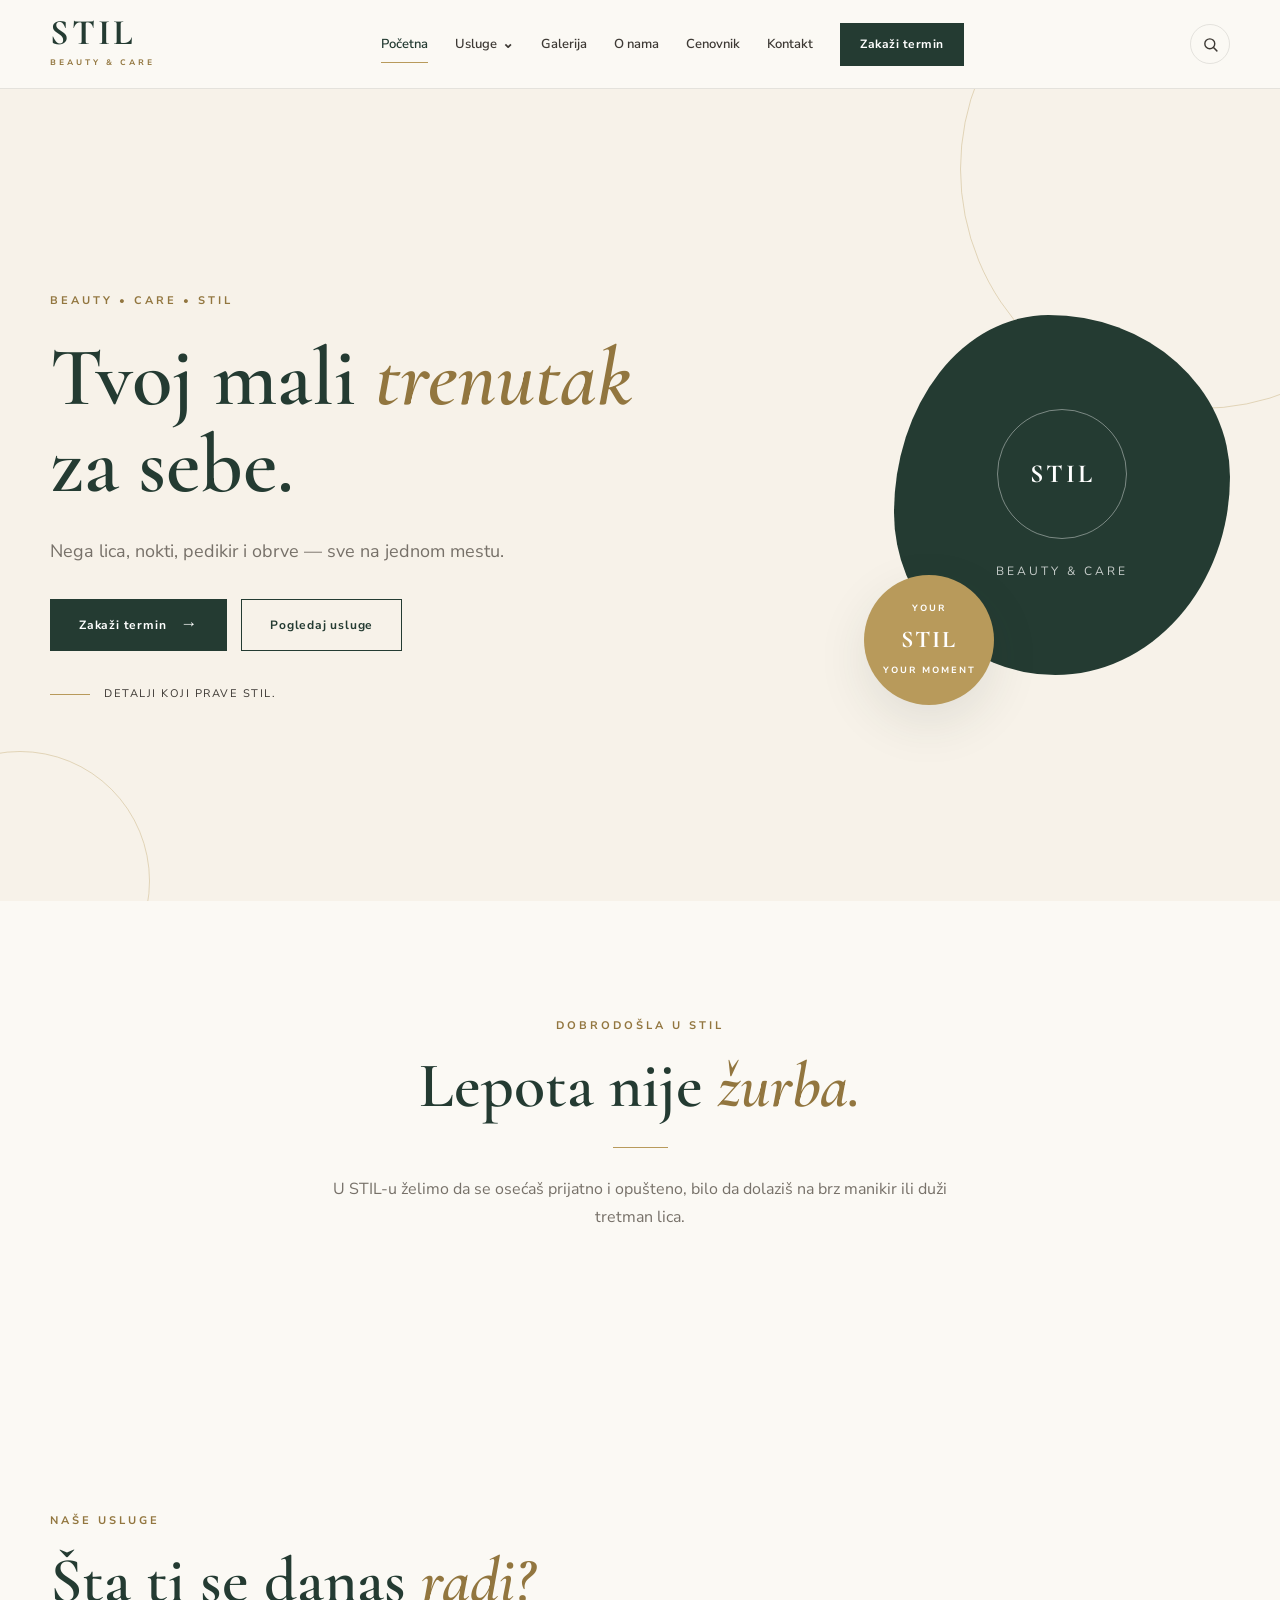
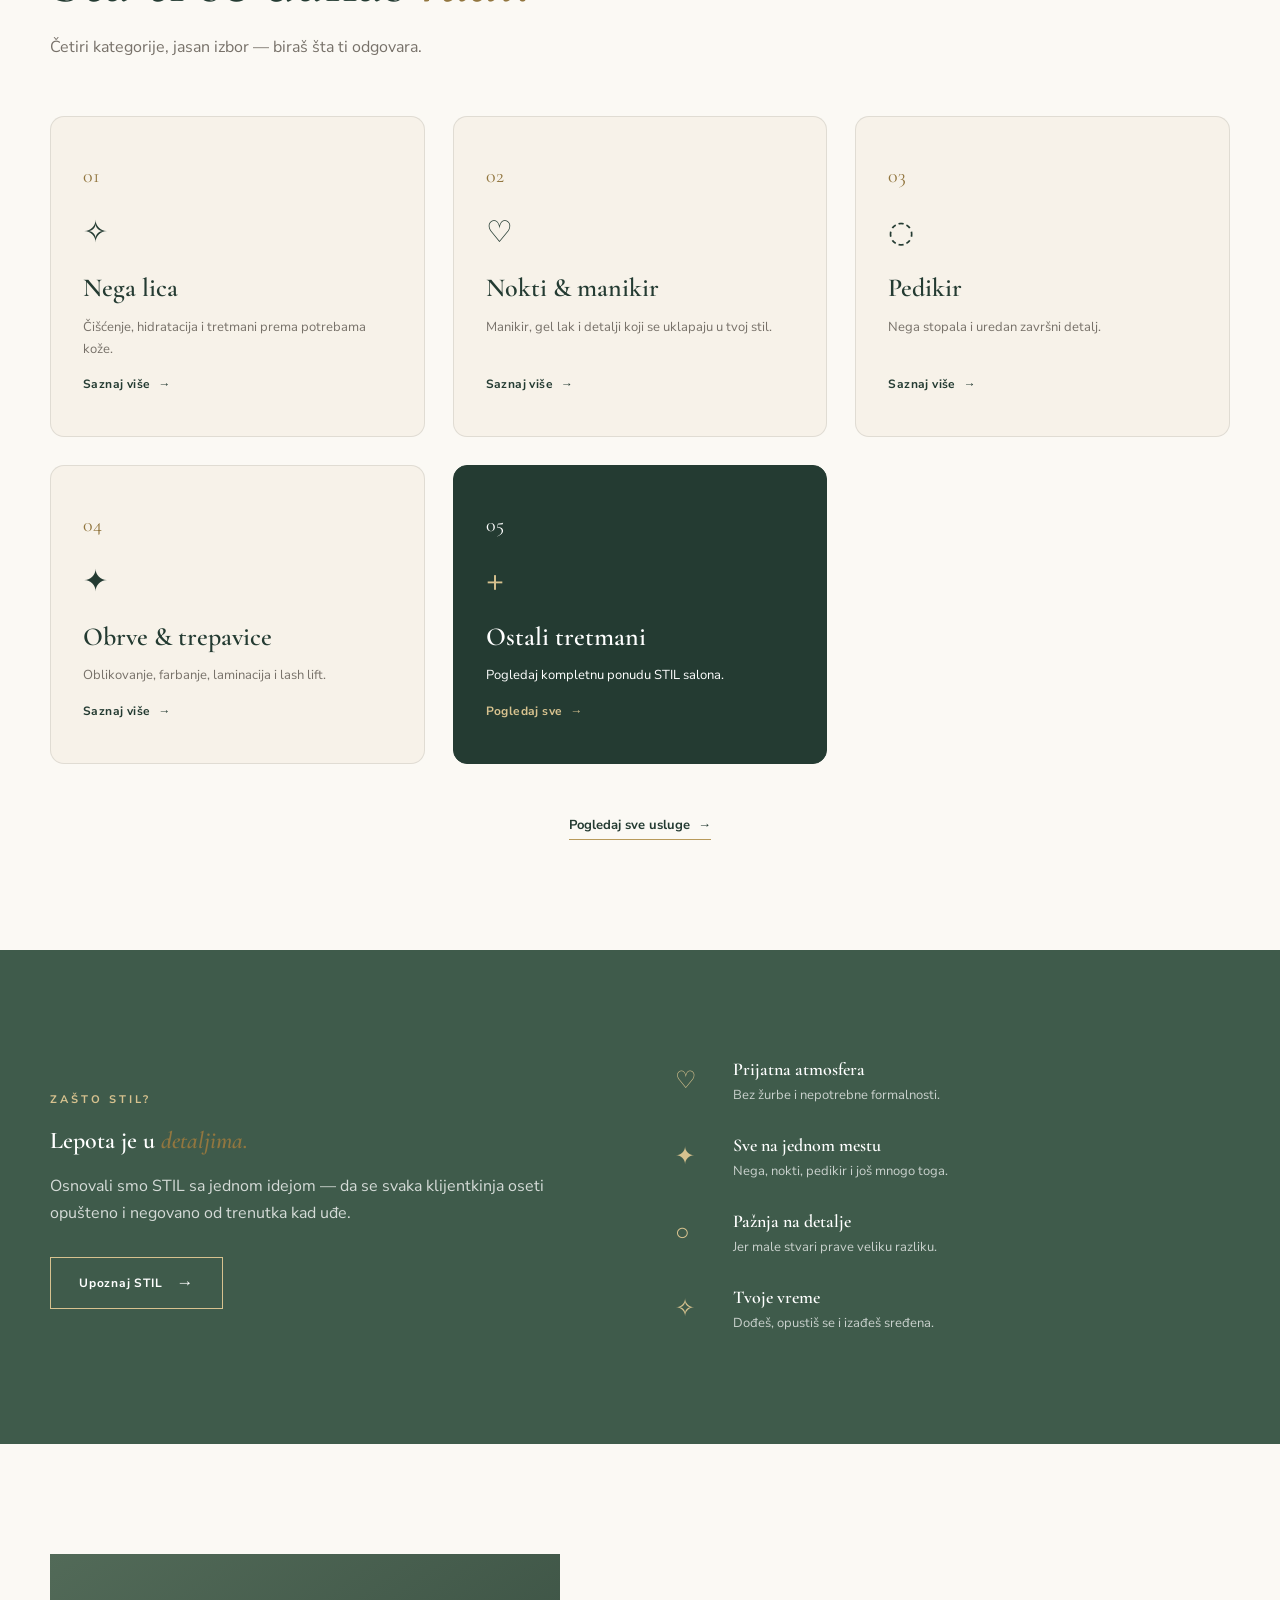
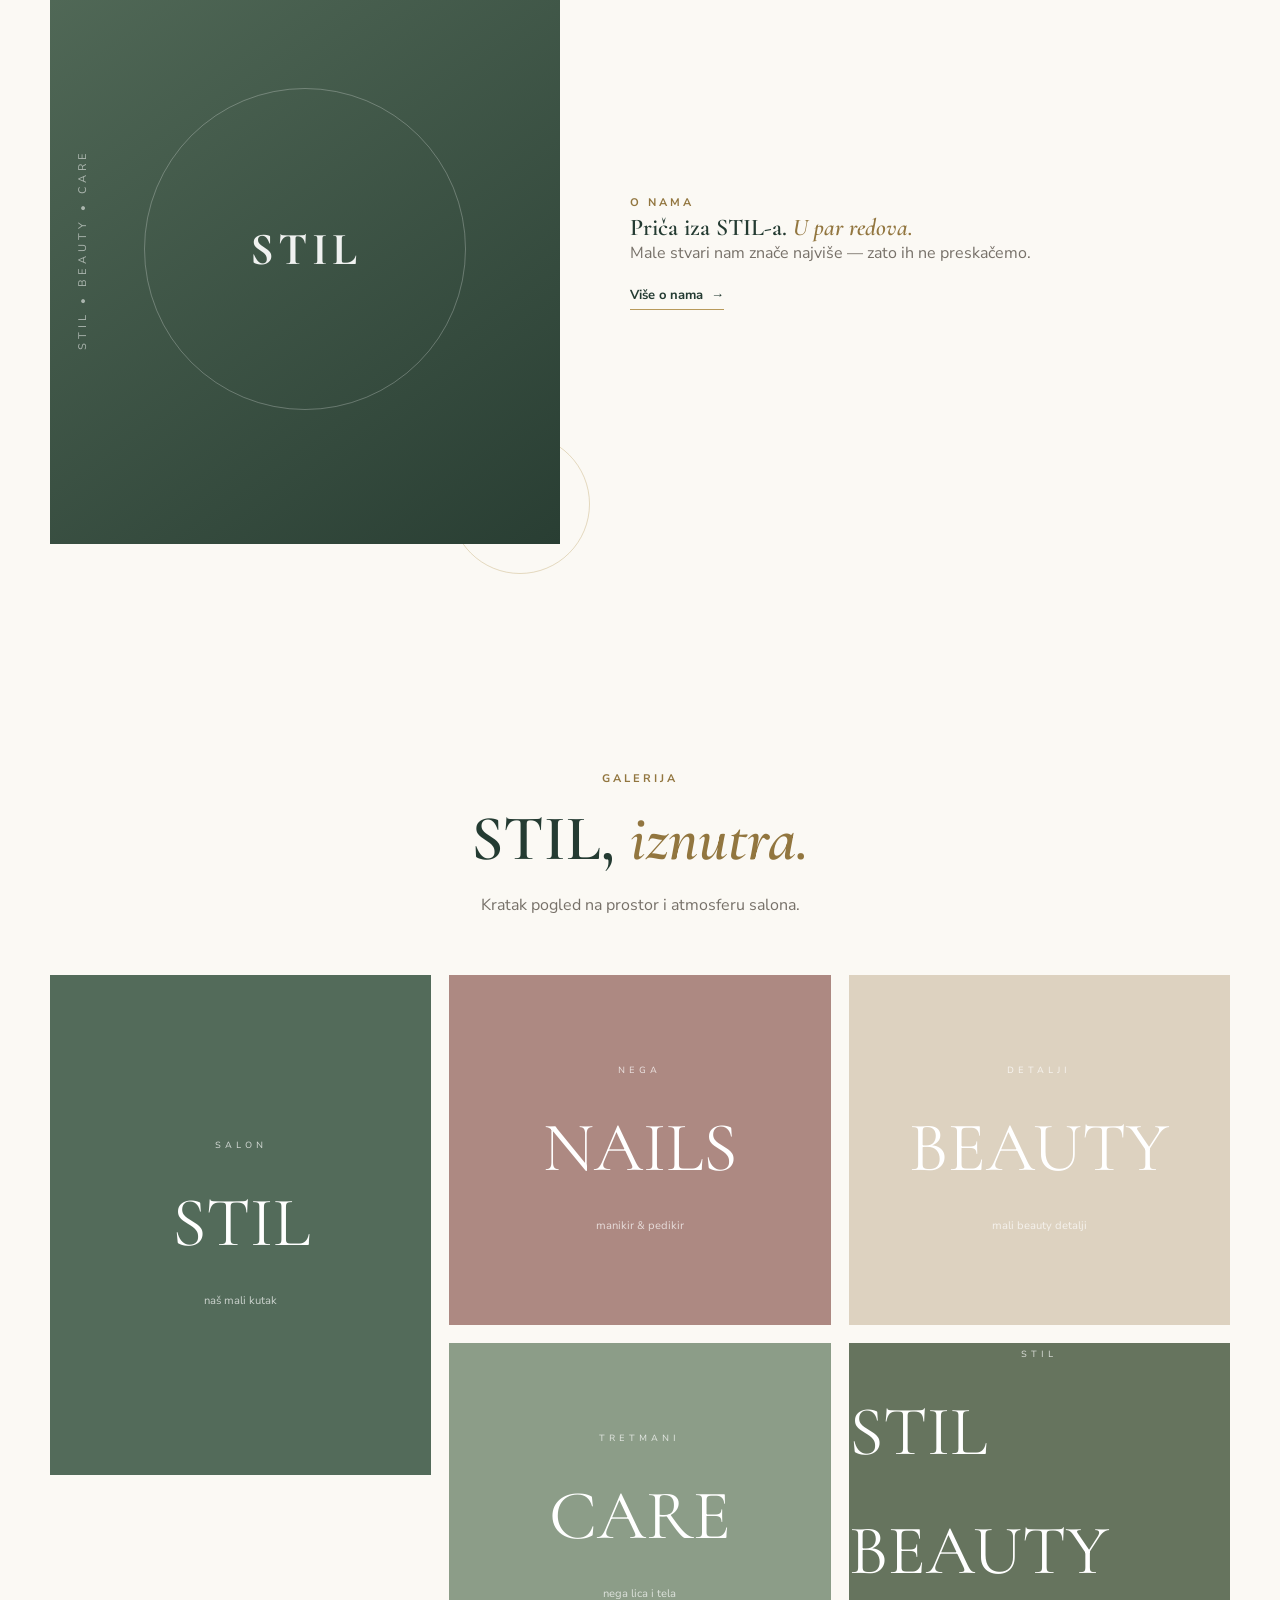
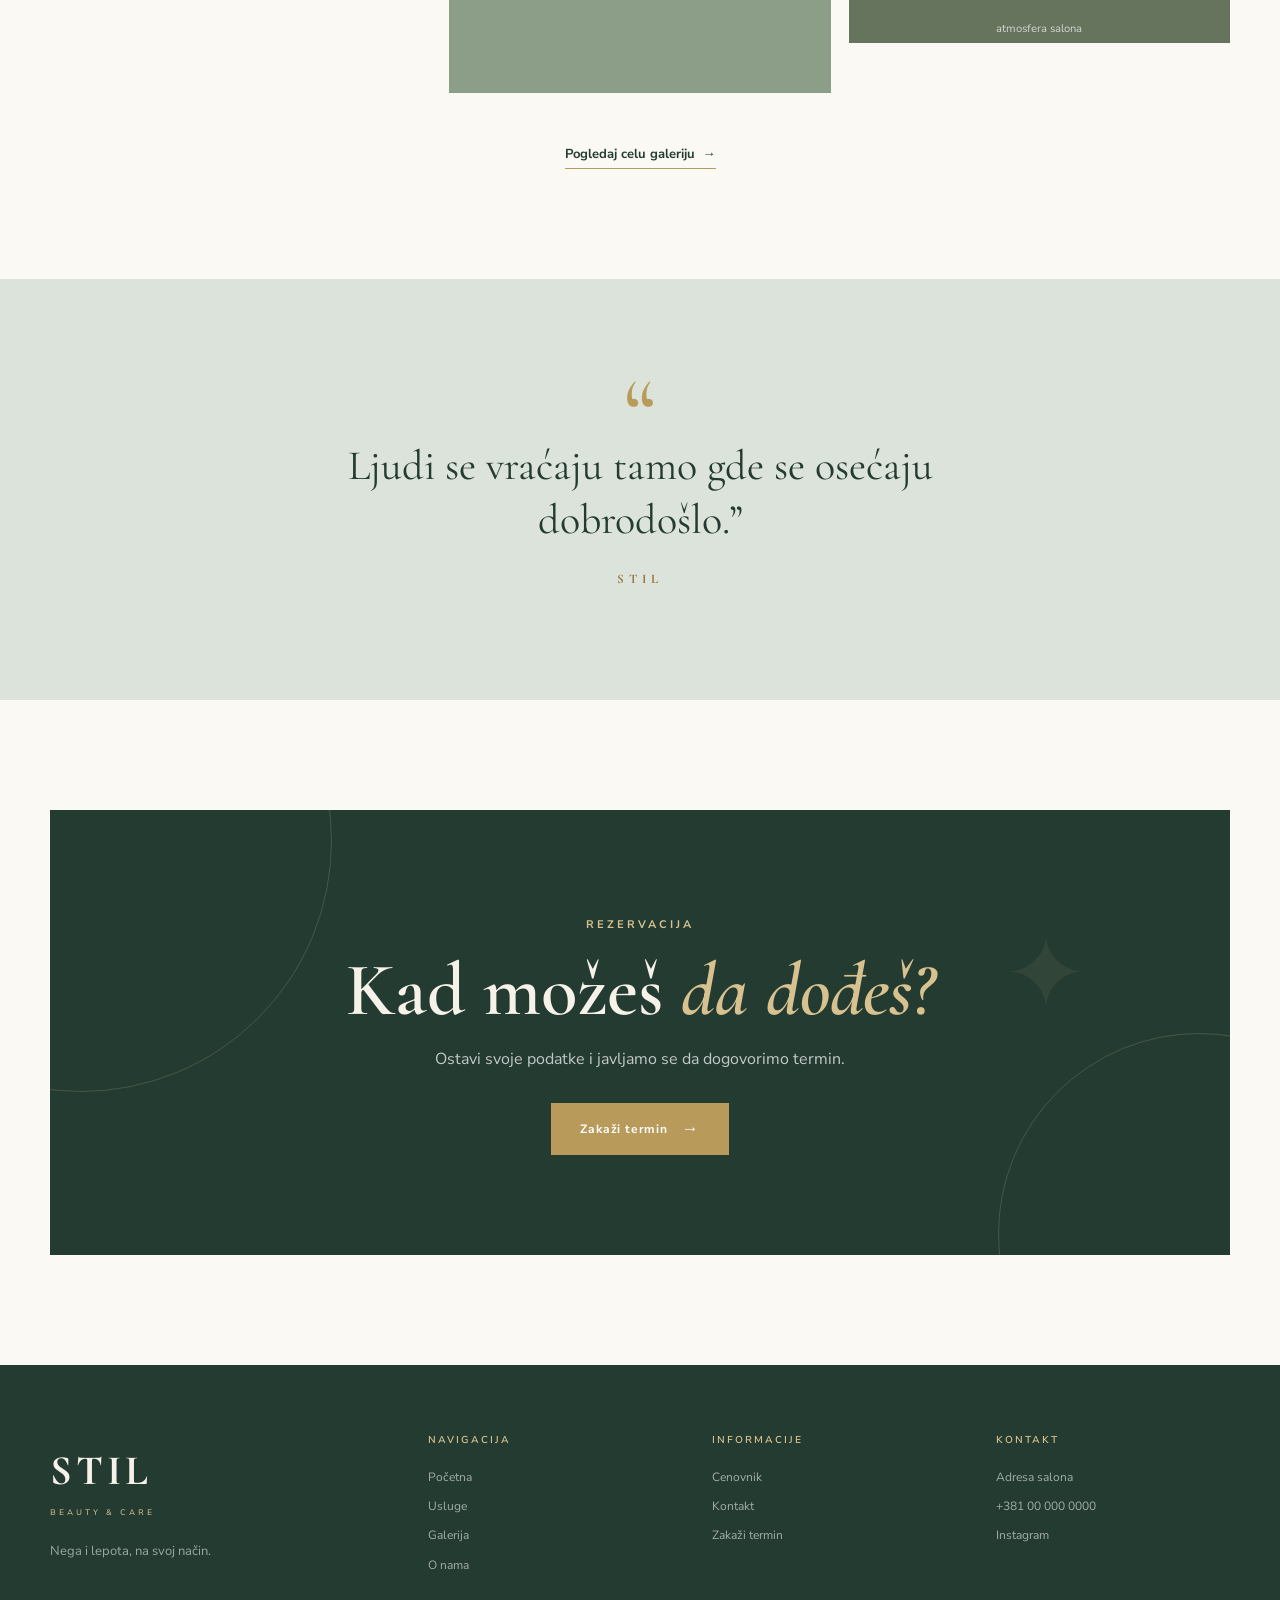
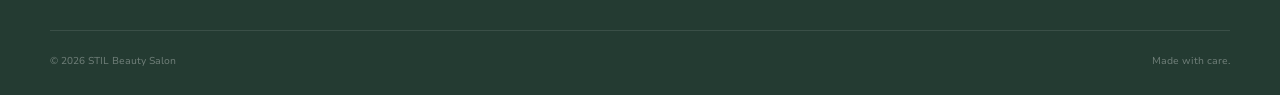
<file: index.html>
<!DOCTYPE html>

<html lang="sr">
<head>
<meta charset="utf-8"/>
<meta content="width=device-width, initial-scale=1.0" name="viewport"/>
<title>STIL Beauty Salon | Tvoj mali trenutak za sebe</title>
<meta content="STIL Beauty Salon — nega lica, nokti, manikir, pedikir, obrve, trepavice i beauty tretmani." name="description"/>
<meta content="STIL Beauty Salon" property="og:title"/>
<meta content="Tvoj mali trenutak za sebe." property="og:description"/>
<meta content="website" property="og:type"/>
<link href="https://fonts.googleapis.com" rel="preconnect"/>
<link crossorigin="" href="https://fonts.gstatic.com" rel="preconnect"/>
<link href="https://fonts.googleapis.com/css2?family=Cormorant+Garamond:wght@400;500;600;700&amp;family=Nunito+Sans:wght@300;400;500;600;700&amp;display=swap" rel="stylesheet"/>
<link href="style.css" rel="stylesheet"/>
</head>
<body>
<!-- =========================================================
     HEADER
========================================================= -->
<header class="site-header" id="siteHeader">
<div class="container header-inner">
<a aria-label="STIL Beauty Salon - Početna" class="logo" href="index.html">
<span class="logo-main">STIL</span>
<span class="logo-sub">beauty &amp; care</span>
</a>
<nav class="main-nav" id="mainNav">
<a class="nav-link active" href="index.html">Početna</a>
<div class="nav-dropdown">
<a class="nav-link dropdown-trigger" href="usluge.html">
                    Usluge
                    <span class="dropdown-arrow">⌄</span>
</a>
<div class="dropdown-menu">
<a href="nega-lica.html">Nega lica</a>
<a href="nokti.html">Nokti &amp; manikir</a>
<a href="pedikir.html">Pedikir</a>
<a href="obrve-trepavice.html">Obrve &amp; trepavice</a>
</div>
</div>
<a class="nav-link" href="galerija.html">Galerija</a>
<a class="nav-link" href="o-nama.html">O nama</a>
<a class="nav-link" href="cenovnik.html">Cenovnik</a>
<a class="nav-link" href="kontakt.html">Kontakt</a>
<a class="nav-cta" href="kontakt.html">
                Zakaži termin
            </a>
</nav>
<button aria-label="Pretraga" class="search-toggle" id="searchToggle">
<svg fill="none" stroke="currentColor" stroke-linecap="round" stroke-linejoin="round" stroke-width="2" viewbox="0 0 24 24">
<circle cx="11" cy="11" r="7"></circle>
<line x1="21" x2="16.65" y1="21" y2="16.65"></line>
</svg>
</button>
<button aria-expanded="false" aria-label="Otvori meni" class="menu-toggle" id="menuToggle">
<span></span>
<span></span>
<span></span>
</button>
</div>
<!-- =========================================================
     SEARCH OVERLAY
========================================================= -->
<div class="search-overlay" id="searchOverlay">
<div class="search-box">
<div class="search-box-top">
<input autocomplete="off" id="searchInput" placeholder="Pretraži sajt..." type="text"/>
<button aria-label="Zatvori pretragu" class="search-close" id="searchClose">
                ✕
            </button>
</div>
<div class="search-results" id="searchResults"></div>
</div>
</div>
</header>
<main>
<!-- =========================================================
     HERO
========================================================= -->
<section class="hero" id="tvoj-mali-trenutak-za-sebe">
<div class="hero-decoration hero-decoration-one"></div>
<div class="hero-decoration hero-decoration-two"></div>
<div class="container hero-grid">
<div class="hero-content reveal">
<span class="section-kicker">
                BEAUTY <span>•</span> CARE <span>•</span> STIL
            </span>
<h1>
                Tvoj mali
                <em>trenutak</em>
                za sebe.
            </h1>
<p class="hero-text">
                Nega lica, nokti, pedikir i obrve —
                sve na jednom mestu.
            </p>
<div class="hero-buttons">
<a class="btn btn-primary" href="kontakt.html">
                    Zakaži termin
                    <span>→</span>
</a>
<a class="btn btn-outline" href="usluge.html">
                    Pogledaj usluge
                </a>
</div>
<div class="hero-note">
<span class="gold-line"></span>
<span>Detalji koji prave STIL.</span>
</div>
</div>
<div class="hero-visual reveal">
<div class="hero-image-frame">
<!-- PRIVREMENA SLIKA
                     Kasnije ovde možeš ubaciti fotografiju stvarnog
                     zelenog salona ili profesionalnu beauty fotografiju.
                -->
<div class="hero-placeholder">
<div class="placeholder-circle">
<span>STIL</span>
</div>
<div class="placeholder-content">
<span>beauty</span>
<span>&amp;</span>
<span>care</span>
</div>
</div>
</div>
<div class="hero-gold-badge">
<span class="badge-small">YOUR</span>
<span class="badge-main">STIL</span>
<span class="badge-small">YOUR MOMENT</span>
</div>
</div>
</div>
</section>
<!-- =========================================================
     INTRO
========================================================= -->
<section class="intro-section section" id="lepota-nije-zurba">
<div class="container narrow-container">
<div class="section-heading centered reveal">
<span class="section-kicker">
                DOBRODOŠLA U STIL
            </span>
<h2>
                Lepota nije
                <em>žurba.</em>
</h2>
<div class="gold-divider"></div>
<p>
                U STIL-u želimo da se osećaš prijatno i opušteno,
                bilo da dolaziš na brz manikir ili duži tretman lica.
            </p>
</div>
</div>
</section>
<!-- =========================================================
     SERVICES PREVIEW
========================================================= -->
<section class="services-preview section" id="sta-ti-se-danas-radi">
<div class="container">
<div class="section-heading reveal">
<span class="section-kicker">
                NAŠE USLUGE
            </span>
<h2>
                Šta ti se danas
                <em>radi?</em>
</h2>
<p>
                Četiri kategorije, jasan izbor —
                biraš šta ti odgovara.
            </p>
</div>
<div class="services-grid">
<!-- SERVICE 1 -->
<a class="service-card reveal" href="nega-lica.html">
<div class="service-number">
                    01
                </div>
<div class="service-icon">
                    ✧
                </div>
<h3>
                    Nega lica
                </h3>
<p>
                    Čišćenje, hidratacija i tretmani
                    prema potrebama kože.
                </p>
<span class="service-link">
                    Saznaj više <span>→</span>
</span>
</a>
<!-- SERVICE 2 -->
<a class="service-card reveal" href="nokti.html">
<div class="service-number">
                    02
                </div>
<div class="service-icon">
                    ♡
                </div>
<h3>
                    Nokti &amp; manikir
                </h3>
<p>
                    Manikir, gel lak i detalji
                    koji se uklapaju u tvoj stil.
                </p>
<span class="service-link">
                    Saznaj više <span>→</span>
</span>
</a>
<!-- SERVICE 3 -->
<a class="service-card reveal" href="pedikir.html">
<div class="service-number">
                    03
                </div>
<div class="service-icon">
                    ◌
                </div>
<h3>
                    Pedikir
                </h3>
<p>
                    Nega stopala i uredan
                    završni detalj.
                </p>
<span class="service-link">
                    Saznaj više <span>→</span>
</span>
</a>
<!-- SERVICE 4 -->
<a class="service-card reveal" href="obrve-trepavice.html">
<div class="service-number">
                    04
                </div>
<div class="service-icon">
                    ✦
                </div>
<h3>
                    Obrve &amp; trepavice
                </h3>
<p>
                    Oblikovanje, farbanje, laminacija
                    i lash lift.
                </p>
<span class="service-link">
                    Saznaj više <span>→</span>
</span>
</a>
<!-- SERVICE 5 -->
<a class="service-card service-card-accent reveal" href="usluge.html">
<div class="service-number">
                    05
                </div>
<div class="service-icon">
                    +
                </div>
<h3>
                    Ostali tretmani
                </h3>
<p>
                    Pogledaj kompletnu ponudu
                    STIL salona.
                </p>
<span class="service-link">
                    Pogledaj sve <span>→</span>
</span>
</a>
</div>
<div class="center-button reveal">
<a class="text-link" href="usluge.html">
                Pogledaj sve usluge
                <span>→</span>
</a>
</div>
</div>
</section>
<!-- =========================================================
     WHY STIL
========================================================= -->
<section class="why-section section" id="lepota-je-u-detaljima">
<div class="container why-grid">
<div class="why-content reveal">
<span class="section-kicker light">
                ZAŠTO STIL?
            </span>
<h2>
                Lepota je u
                <em>detaljima.</em>
</h2>
<p>
                Osnovali smo STIL sa jednom idejom — da se
                svaka klijentkinja oseti opušteno i negovano
                od trenutka kad uđe.
            </p>
<a class="btn btn-light" href="o-nama.html">
                Upoznaj STIL
                <span>→</span>
</a>
</div>
<div class="why-features">
<div class="feature reveal">
<span class="feature-symbol">♡</span>
<div>
<h3>Prijatna atmosfera</h3>
<p>
                        Bez žurbe i nepotrebne formalnosti.
                    </p>
</div>
</div>
<div class="feature reveal">
<span class="feature-symbol">✦</span>
<div>
<h3>Sve na jednom mestu</h3>
<p>
                        Nega, nokti, pedikir i još mnogo toga.
                    </p>
</div>
</div>
<div class="feature reveal">
<span class="feature-symbol">○</span>
<div>
<h3>Pažnja na detalje</h3>
<p>
                        Jer male stvari prave veliku razliku.
                    </p>
</div>
</div>
<div class="feature reveal">
<span class="feature-symbol">✧</span>
<div>
<h3>Tvoje vreme</h3>
<p>
                        Dođeš, opustiš se i izađeš sređena.
                    </p>
</div>
</div>
</div>
</div>
</section>
<!-- =========================================================
     ABOUT PREVIEW
========================================================= -->
<section class="about-preview section" id="prica-iza-stil-a-u-par-redova">
<div class="container about-preview-grid">
<div class="about-visual reveal">
<div class="about-image-placeholder">
<span class="vertical-text">
                    STIL • BEAUTY • CARE
                </span>
<div class="about-placeholder-logo">
                    STIL
                </div>
</div>
<div class="about-gold-detail"></div>
</div>
<div class="about-content reveal">
<span class="section-kicker">
                O NAMA
            </span>
<h2>
                Priča iza STIL-a.
                <em>U par redova.</em>
</h2>
<p>
                Male stvari nam znače najviše —
                zato ih ne preskačemo.
            </p>
<a class="text-link" href="o-nama.html">
                Više o nama
                <span>→</span>
</a>
</div>
</div>
</section>
<!-- =========================================================
     GALLERY PREVIEW
========================================================= -->
<section class="gallery-preview section" id="stil-iznutra">
<div class="container">
<div class="section-heading centered reveal">
<span class="section-kicker">
                GALERIJA
            </span>
<h2>
                STIL,
                <em>iznutra.</em>
</h2>
<p>
                Kratak pogled na prostor
                i atmosferu salona.
            </p>
</div>
<div class="gallery-masonry">
<div class="gallery-photo gallery-photo-large reveal">
<div class="gallery-photo-placeholder gallery-green">
<span class="photo-category">SALON</span>
<span class="photo-title">STIL</span>
<span class="photo-small">naš mali kutak</span>
</div>
<div class="gallery-photo-overlay">
<span>Salon</span>
<strong>STIL</strong>
</div>
</div>
<div class="gallery-photo reveal">
<div class="gallery-photo-placeholder gallery-rose">
<span class="photo-category">NEGA</span>
<span class="photo-title">NAILS</span>
<span class="photo-small">manikir &amp; pedikir</span>
</div>
<div class="gallery-photo-overlay">
<span>Nega</span>
<strong>Nokti</strong>
</div>
</div>
<div class="gallery-photo reveal">
<div class="gallery-photo-placeholder gallery-green-light">
<span class="photo-category">TRETMANI</span>
<span class="photo-title">CARE</span>
<span class="photo-small">nega lica i tela</span>
</div>
<div class="gallery-photo-overlay">
<span>Tretmani</span>
<strong>Care</strong>
</div>
</div>
<div class="gallery-photo reveal">
<div class="gallery-photo-placeholder gallery-cream">
<span class="photo-category">DETALJI</span>
<span class="photo-title">BEAUTY</span>
<span class="photo-small">mali beauty detalji</span>
</div>
<div class="gallery-photo-overlay">
<span>Detalji</span>
<strong>Beauty</strong>
</div>
</div>
<div class="gallery-photo gallery-photo-wide reveal">
<div class="gallery-photo-placeholder gallery-olive">
<span class="photo-category">STIL</span>
<span class="photo-title">STIL BEAUTY</span>
<span class="photo-small">atmosfera salona</span>
</div>
<div class="gallery-photo-overlay">
<span>STIL</span>
<strong>Beauty</strong>
</div>
</div>
</div>
<div class="center-button reveal">
<a class="text-link" href="galerija.html">
                Pogledaj celu galeriju
                <span>→</span>
</a>
</div>
</div>
</section>
<!-- =========================================================
     TESTIMONIAL / QUOTE
========================================================= -->
<section class="quote-section section" id="quote-section">
<div class="container narrow-container">
<div class="quote-box reveal">
<span class="quote-mark">“</span>
<blockquote>
                Ljudi se vraćaju tamo gde se
                osećaju dobrodošlo.”
            </blockquote>
<span class="quote-line"></span>
<span class="quote-brand">
                STIL
            </span>
</div>
</div>
</section>
<!-- =========================================================
     CTA
========================================================= -->
<section class="cta-section section" id="kad-mozes-da-dodjes">
<div class="container">
<div class="cta-box reveal">
<div class="cta-decoration">
                ✦
            </div>
<span class="section-kicker">
                REZERVACIJA
            </span>
<h2>
                Kad možeš
                <em>da dođeš?</em>
</h2>
<p>
                Ostavi svoje podatke i javljamo se
                da dogovorimo termin.
            </p>
<a class="btn btn-primary" href="kontakt.html">
                Zakaži termin
                <span>→</span>
</a>
</div>
</div>
</section>
</main>
<!-- =========================================================
     FOOTER
========================================================= -->
<footer class="site-footer">
<div class="container">
<div class="footer-grid">
<div class="footer-brand">
<a class="footer-logo" href="index.html">
<span>STIL</span>
<small>beauty &amp; care</small>
</a>
<p>
                    Nega i lepota,
                    na svoj način.
                </p>
</div>
<div class="footer-column">
<h4>Navigacija</h4>
<a href="index.html">Početna</a>
<a href="usluge.html">Usluge</a>
<a href="galerija.html">Galerija</a>
<a href="o-nama.html">O nama</a>
</div>
<div class="footer-column">
<h4>Informacije</h4>
<a href="cenovnik.html">Cenovnik</a>
<a href="kontakt.html">Kontakt</a>
<a href="kontakt.html">Zakaži termin</a>
</div>
<div class="footer-column">
<h4>Kontakt</h4>
<p>
                    Adresa salona
                </p>
<a href="tel:+381000000000">
                    +381 00 000 0000
                </a>
<a href="#">
                    Instagram
                </a>
</div>
</div>
<div class="footer-bottom">
<span>
                © 2026 STIL Beauty Salon
            </span>
<span>
                Made with care.
            </span>
</div>
</div>
</footer>
<script src="js_main.js"></script>
</body>
</html>
</file>
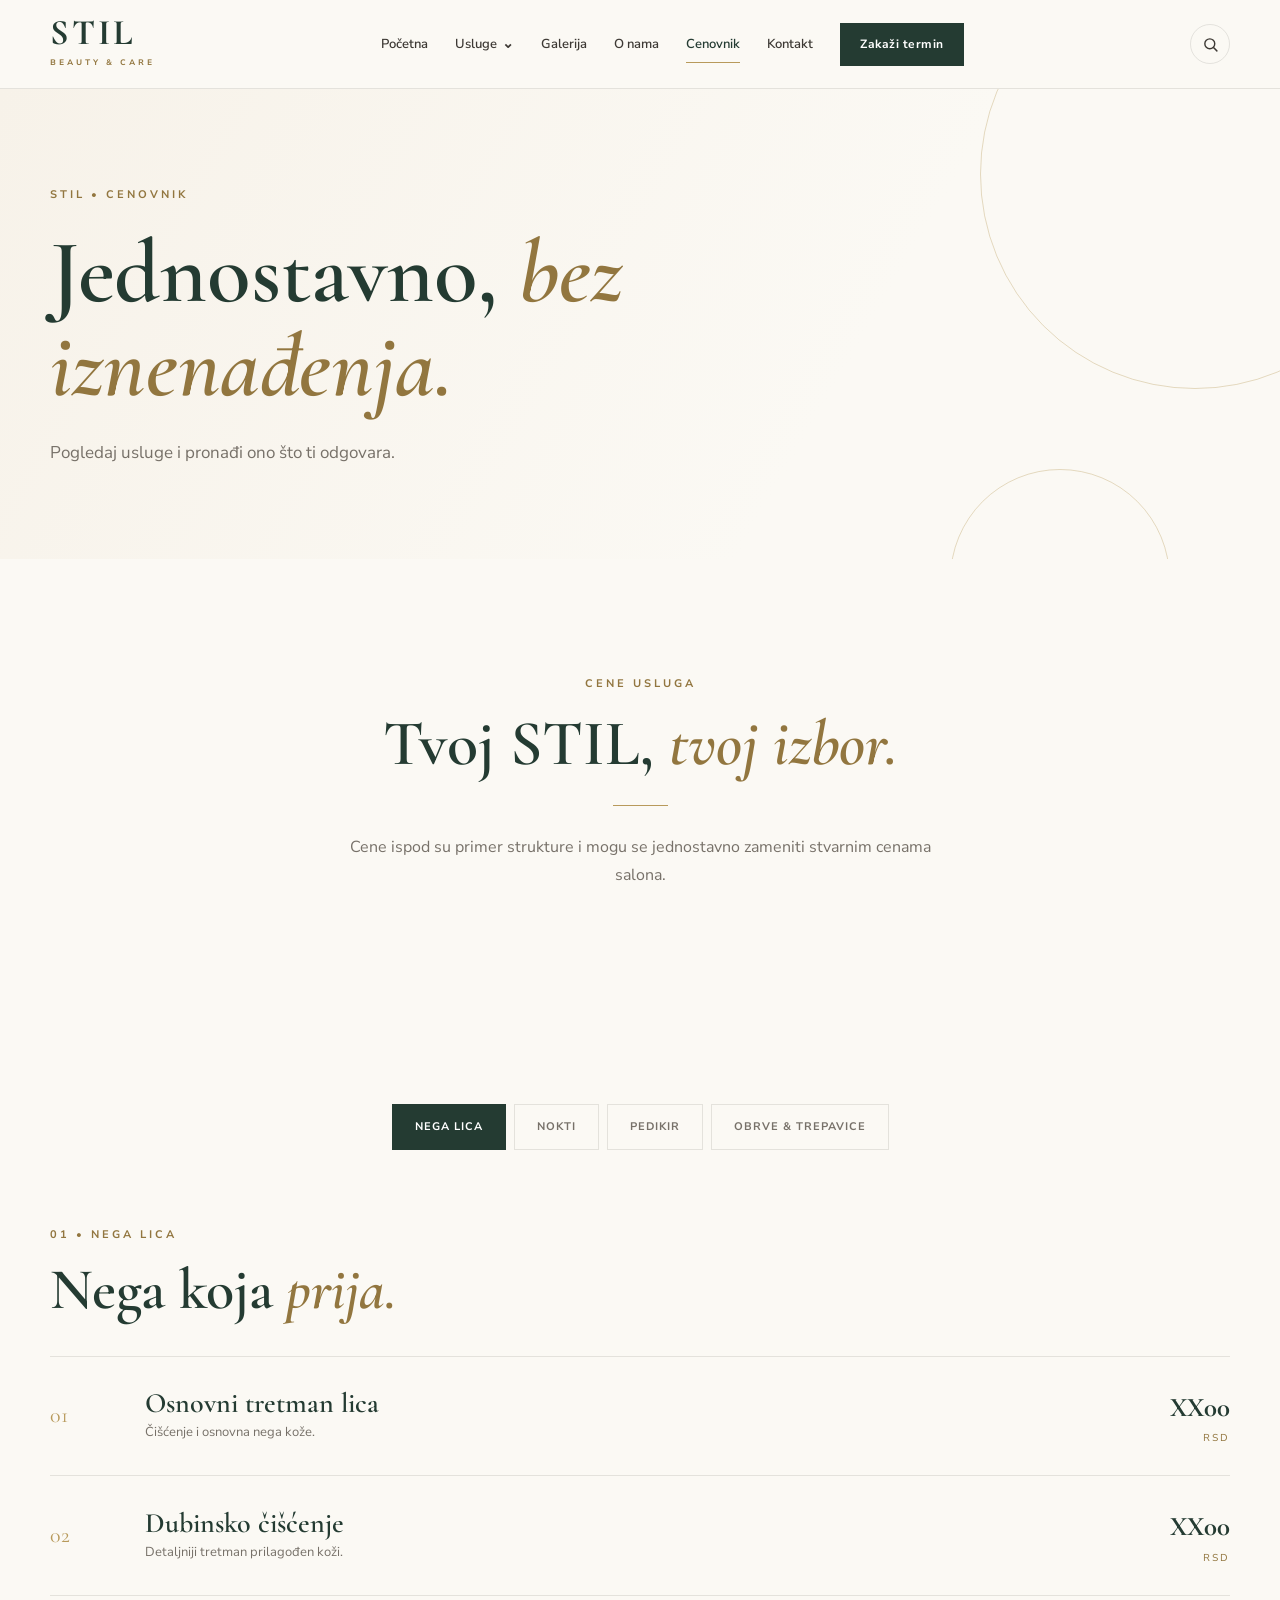
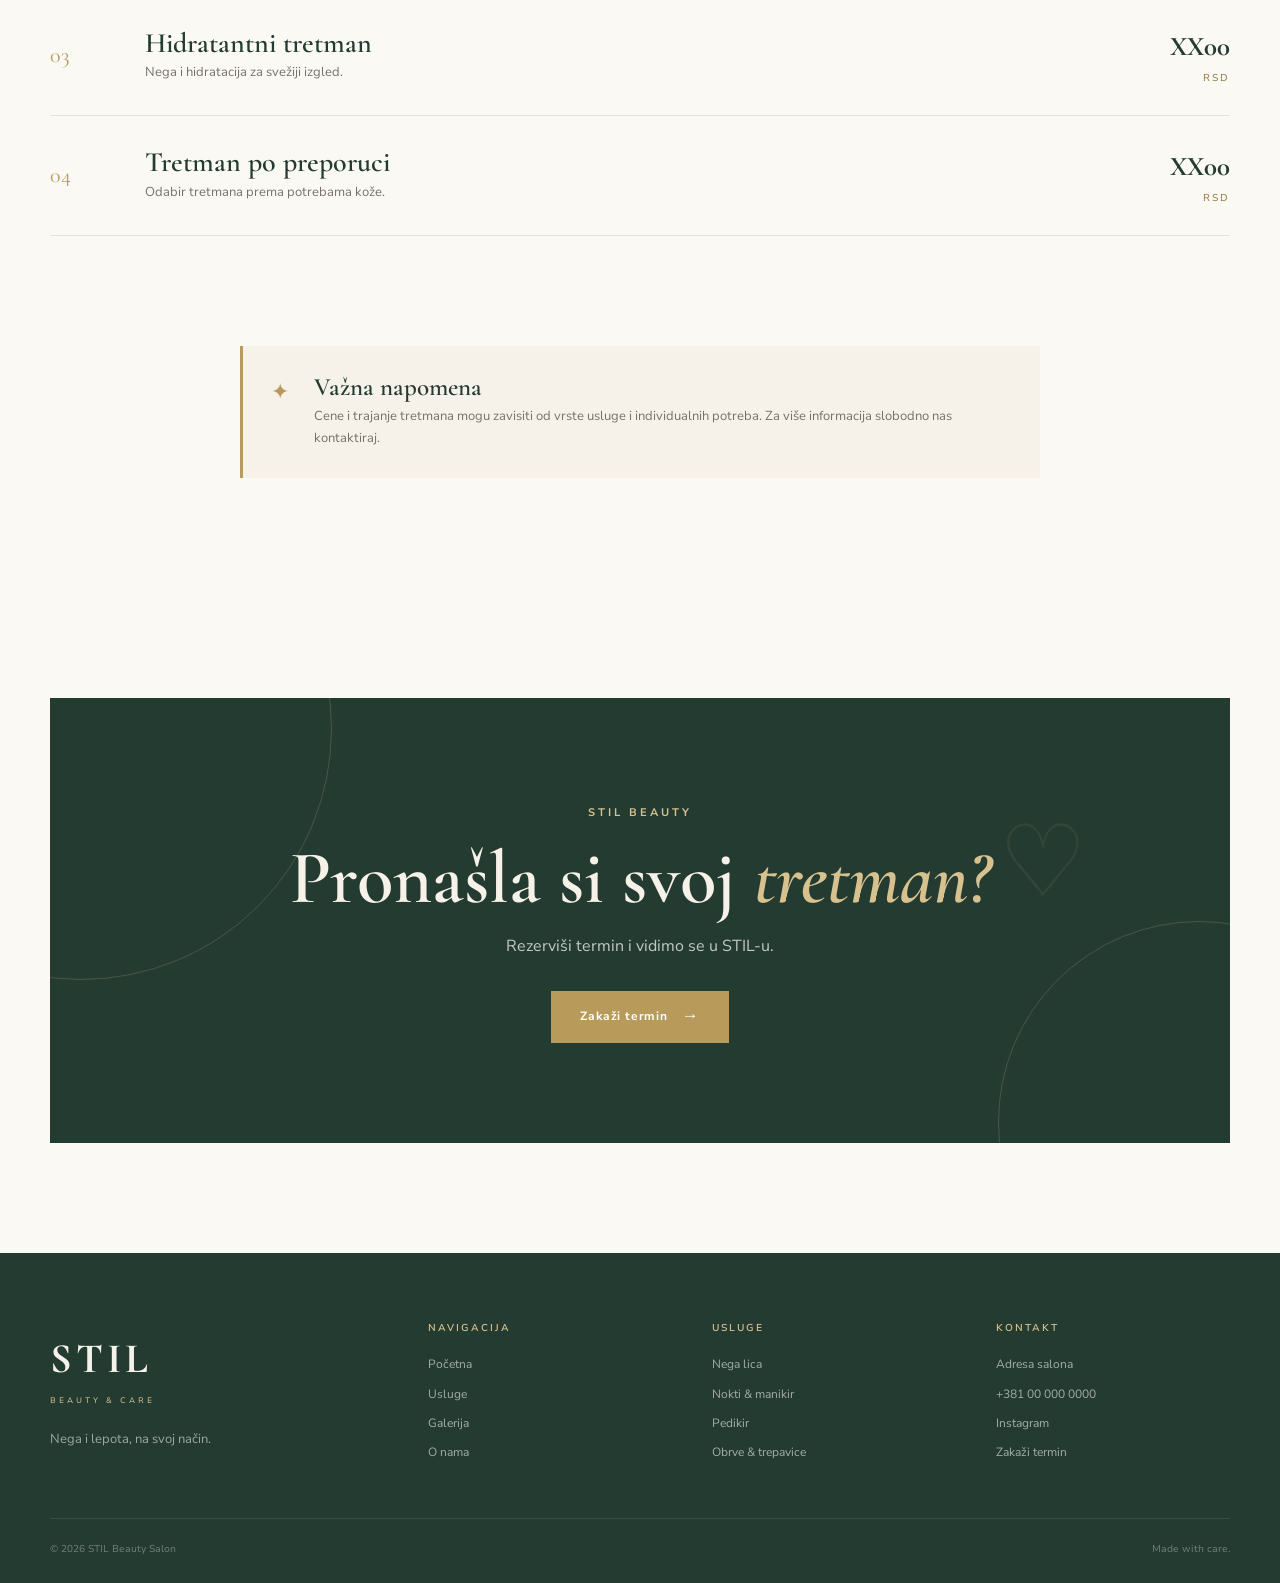
<file: cenovnik.html>
<!DOCTYPE html>

<html lang="sr">
<head>
<meta charset="utf-8"/>
<meta content="width=device-width, initial-scale=1.0" name="viewport"/>
<title>Cenovnik | STIL Beauty Salon</title>
<meta content="Cenovnik usluga STIL Beauty Salona — nega lica, nokti, pedikir, obrve i trepavice." name="description"/>
<link href="https://fonts.googleapis.com" rel="preconnect"/>
<link crossorigin="" href="https://fonts.gstatic.com" rel="preconnect"/>
<link href="https://fonts.googleapis.com/css2?family=Cormorant+Garamond:wght@400;500;600;700&amp;family=Nunito+Sans:wght@300;400;500;600;700&amp;display=swap" rel="stylesheet"/>
<link href="style.css" rel="stylesheet"/>
</head>
<body>
<!-- =========================================================
     HEADER
========================================================= -->
<header class="site-header" id="siteHeader">
<div class="container header-inner">
<a aria-label="STIL Beauty Salon - Početna" class="logo" href="index.html">
<span class="logo-main">
                STIL
            </span>
<span class="logo-sub">
                beauty &amp; care
            </span>
</a>
<nav class="main-nav" id="mainNav">
<a class="nav-link" href="index.html">
                Početna
            </a>
<div class="nav-dropdown">
<a class="nav-link dropdown-trigger" href="usluge.html">

                    Usluge

                    <span class="dropdown-arrow">
                        ⌄
                    </span>
</a>
<div class="dropdown-menu">
<a href="nega-lica.html">
                        Nega lica
                    </a>
<a href="nokti.html">
                        Nokti &amp; manikir
                    </a>
<a href="pedikir.html">
                        Pedikir
                    </a>
<a href="obrve-trepavice.html">
                        Obrve &amp; trepavice
                    </a>
</div>
</div>
<a class="nav-link" href="galerija.html">
                Galerija
            </a>
<a class="nav-link" href="o-nama.html">
                O nama
            </a>
<a class="nav-link active" href="cenovnik.html">
                Cenovnik
            </a>
<a class="nav-link" href="kontakt.html">
                Kontakt
            </a>
<a class="nav-cta" href="kontakt.html">
                Zakaži termin
            </a>
</nav>
<button aria-label="Pretraga" class="search-toggle" id="searchToggle">
<svg fill="none" stroke="currentColor" stroke-linecap="round" stroke-linejoin="round" stroke-width="2" viewbox="0 0 24 24">
<circle cx="11" cy="11" r="7"></circle>
<line x1="21" x2="16.65" y1="21" y2="16.65"></line>
</svg>
</button>
<button aria-expanded="false" aria-label="Otvori meni" class="menu-toggle" id="menuToggle">
<span></span>
<span></span>
<span></span>
</button>
</div>
<!-- =========================================================
     SEARCH OVERLAY
========================================================= -->
<div class="search-overlay" id="searchOverlay">
<div class="search-box">
<div class="search-box-top">
<input autocomplete="off" id="searchInput" placeholder="Pretraži sajt..." type="text"/>
<button aria-label="Zatvori pretragu" class="search-close" id="searchClose">
                ✕
            </button>
</div>
<div class="search-results" id="searchResults"></div>
</div>
</div>
</header>
<main>
<!-- =========================================================
     PAGE HERO
========================================================= -->
<section class="page-hero pricing-page-hero" id="jednostavno-bez-iznenadjenja">
<div class="page-hero-decoration page-hero-decoration-one"></div>
<div class="page-hero-decoration page-hero-decoration-two"></div>
<div class="container">
<div class="page-hero-content reveal">
<span class="section-kicker">
                STIL • CENOVNIK
            </span>
<h1>
                Jednostavno,
                <em>bez iznenađenja.</em>
</h1>
<p>
                Pogledaj usluge i pronađi ono što ti odgovara.
            </p>
</div>
</div>
</section>
<!-- =========================================================
     PRICING INTRO
========================================================= -->
<section class="pricing-intro section" id="tvoj-stil-tvoj-izbor">
<div class="container narrow-container">
<div class="section-heading centered reveal">
<span class="section-kicker">
                CENE USLUGA
            </span>
<h2>
                Tvoj STIL,
                <em>tvoj izbor.</em>
</h2>
<div class="gold-divider"></div>
<p>
                Cene ispod su primer strukture i mogu se
                jednostavno zameniti stvarnim cenama salona.
            </p>
</div>
</div>
</section>
<!-- =========================================================
     PRICING NAV
========================================================= -->
<section class="pricing-section section" id="nega-koja-prija">
<div class="container">
<div class="pricing-tabs reveal">
<button class="pricing-tab active" data-price-category="face" type="button">
                Nega lica
            </button>
<button class="pricing-tab" data-price-category="nails" type="button">
                Nokti
            </button>
<button class="pricing-tab" data-price-category="pedicure" type="button">
                Pedikir
            </button>
<button class="pricing-tab" data-price-category="eyes" type="button">
                Obrve &amp; trepavice
            </button>
</div>
<!-- =====================================================
             FACE PRICES
        ====================================================== -->
<div class="price-category active" data-price-panel="face">
<div class="price-category-header reveal">
<span class="section-kicker">
                    01 • NEGA LICA
                </span>
<h2>
                    Nega koja
                    <em>prija.</em>
</h2>
</div>
<div class="price-list">
<div class="price-item reveal">
<div class="price-item-number">
                        01
                    </div>
<div class="price-item-info">
<h3>
                            Osnovni tretman lica
                        </h3>
<p>
                            Čišćenje i osnovna nega kože.
                        </p>
</div>
<div class="price-value">
<strong>
                            XX00
                        </strong>
<span>
                            RSD
                        </span>
</div>
</div>
<div class="price-item reveal">
<div class="price-item-number">
                        02
                    </div>
<div class="price-item-info">
<h3>
                            Dubinsko čišćenje
                        </h3>
<p>
                            Detaljniji tretman prilagođen koži.
                        </p>
</div>
<div class="price-value">
<strong>
                            XX00
                        </strong>
<span>
                            RSD
                        </span>
</div>
</div>
<div class="price-item reveal">
<div class="price-item-number">
                        03
                    </div>
<div class="price-item-info">
<h3>
                            Hidratantni tretman
                        </h3>
<p>
                            Nega i hidratacija za svežiji izgled.
                        </p>
</div>
<div class="price-value">
<strong>
                            XX00
                        </strong>
<span>
                            RSD
                        </span>
</div>
</div>
<div class="price-item reveal">
<div class="price-item-number">
                        04
                    </div>
<div class="price-item-info">
<h3>
                            Tretman po preporuci
                        </h3>
<p>
                            Odabir tretmana prema potrebama kože.
                        </p>
</div>
<div class="price-value">
<strong>
                            XX00
                        </strong>
<span>
                            RSD
                        </span>
</div>
</div>
</div>
</div>
<!-- =====================================================
             NAIL PRICES
        ====================================================== -->
<div class="price-category" data-price-panel="nails">
<div class="price-category-header">
<span class="section-kicker">
                    02 • NOKTI
                </span>
<h2>
                    Uredni nokti,
                    <em>tvoj STIL.</em>
</h2>
</div>
<div class="price-list">
<div class="price-item">
<div class="price-item-number">
                        01
                    </div>
<div class="price-item-info">
<h3>
                            Klasičan manikir
                        </h3>
<p>
                            Uređivanje noktiju i zanoktica.
                        </p>
</div>
<div class="price-value">
<strong>
                            XX00
                        </strong>
<span>
                            RSD
                        </span>
</div>
</div>
<div class="price-item">
<div class="price-item-number">
                        02
                    </div>
<div class="price-item-info">
<h3>
                            Gel lak
                        </h3>
<p>
                            Uredan i dugotrajniji izgled noktiju.
                        </p>
</div>
<div class="price-value">
<strong>
                            XX00
                        </strong>
<span>
                            RSD
                        </span>
</div>
</div>
<div class="price-item">
<div class="price-item-number">
                        03
                    </div>
<div class="price-item-info">
<h3>
                            Korekcija
                        </h3>
<p>
                            Održavanje postojećeg manikira.
                        </p>
</div>
<div class="price-value">
<strong>
                            XX00
                        </strong>
<span>
                            RSD
                        </span>
</div>
</div>
<div class="price-item">
<div class="price-item-number">
                        04
                    </div>
<div class="price-item-info">
<h3>
                            Nail art
                        </h3>
<p>
                            Cena zavisi od odabranog dizajna.
                        </p>
</div>
<div class="price-value">
<strong>
                            od XX
                        </strong>
<span>
                            RSD
                        </span>
</div>
</div>
</div>
</div>
<!-- =====================================================
             PEDICURE PRICES
        ====================================================== -->
<div class="price-category" data-price-panel="pedicure">
<div class="price-category-header">
<span class="section-kicker">
                    03 • PEDIKIR
                </span>
<h2>
                    Nega za
                    <em>tvoja stopala.</em>
</h2>
</div>
<div class="price-list">
<div class="price-item">
<div class="price-item-number">
                        01
                    </div>
<div class="price-item-info">
<h3>
                            Klasičan pedikir
                        </h3>
<p>
                            Osnovna nega i uređivanje stopala.
                        </p>
</div>
<div class="price-value">
<strong>
                            XX00
                        </strong>
<span>
                            RSD
                        </span>
</div>
</div>
<div class="price-item">
<div class="price-item-number">
                        02
                    </div>
<div class="price-item-info">
<h3>
                            Pedikir + lak
                        </h3>
<p>
                            Nega stopala i završni lak.
                        </p>
</div>
<div class="price-value">
<strong>
                            XX00
                        </strong>
<span>
                            RSD
                        </span>
</div>
</div>
<div class="price-item">
<div class="price-item-number">
                        03
                    </div>
<div class="price-item-info">
<h3>
                            Pedikir + gel lak
                        </h3>
<p>
                            Nega uz dugotrajniju završnicu.
                        </p>
</div>
<div class="price-value">
<strong>
                            XX00
                        </strong>
<span>
                            RSD
                        </span>
</div>
</div>
<div class="price-item">
<div class="price-item-number">
                        04
                    </div>
<div class="price-item-info">
<h3>
                            Nega stopala
                        </h3>
<p>
                            Dodatna nega kože stopala.
                        </p>
</div>
<div class="price-value">
<strong>
                            XX00
                        </strong>
<span>
                            RSD
                        </span>
</div>
</div>
</div>
</div>
<!-- =====================================================
             BROWS / LASHES PRICES
        ====================================================== -->
<div class="price-category" data-price-panel="eyes">
<div class="price-category-header">
<span class="section-kicker">
                    04 • OBRVE &amp; TREPAVICE
                </span>
<h2>
                    Istakni svoj
                    <em>pogled.</em>
</h2>
</div>
<div class="price-list">
<div class="price-item">
<div class="price-item-number">
                        01
                    </div>
<div class="price-item-info">
<h3>
                            Oblikovanje obrva
                        </h3>
<p>
                            Oblikovanje prema prirodnim proporcijama.
                        </p>
</div>
<div class="price-value">
<strong>
                            XX00
                        </strong>
<span>
                            RSD
                        </span>
</div>
</div>
<div class="price-item">
<div class="price-item-number">
                        02
                    </div>
<div class="price-item-info">
<h3>
                            Farbanje obrva
                        </h3>
<p>
                            Naglašavanje i definisanje obrva.
                        </p>
</div>
<div class="price-value">
<strong>
                            XX00
                        </strong>
<span>
                            RSD
                        </span>
</div>
</div>
<div class="price-item">
<div class="price-item-number">
                        03
                    </div>
<div class="price-item-info">
<h3>
                            Lash lift
                        </h3>
<p>
                            Podizanje i uvijanje prirodnih trepavica.
                        </p>
</div>
<div class="price-value">
<strong>
                            XX00
                        </strong>
<span>
                            RSD
                        </span>
</div>
</div>
<div class="price-item">
<div class="price-item-number">
                        04
                    </div>
<div class="price-item-info">
<h3>
                            Obrve + trepavice
                        </h3>
<p>
                            Kombinovani tretman.
                        </p>
</div>
<div class="price-value">
<strong>
                            XX00
                        </strong>
<span>
                            RSD
                        </span>
</div>
</div>
</div>
</div>
</div>
</section>
<!-- =========================================================
     IMPORTANT NOTE
========================================================= -->
<section class="pricing-note section" id="pricing-note">
<div class="container">
<div class="pricing-note-box reveal">
<span class="pricing-note-icon">
                ✦
            </span>
<div>
<h3>
                    Važna napomena
                </h3>
<p>
                    Cene i trajanje tretmana mogu zavisiti od
                    vrste usluge i individualnih potreba.
                    Za više informacija slobodno nas kontaktiraj.
                </p>
</div>
</div>
</div>
</section>
<!-- =========================================================
     CTA
========================================================= -->
<section class="cta-section section" id="pronasla-si-svoj-tretman">
<div class="container">
<div class="cta-box reveal">
<div class="cta-decoration">
                ♡
            </div>
<span class="section-kicker">
                STIL BEAUTY
            </span>
<h2>
                Pronašla si svoj
                <em>tretman?</em>
</h2>
<p>
                Rezerviši termin i vidimo se u STIL-u.
            </p>
<a class="btn btn-primary" href="kontakt.html">

                Zakaži termin

                <span>
                    →
                </span>
</a>
</div>
</div>
</section>
</main>
<!-- =========================================================
     FOOTER
========================================================= -->
<footer class="site-footer">
<div class="container">
<div class="footer-grid">
<div class="footer-brand">
<a class="footer-logo" href="index.html">
<span>
                        STIL
                    </span>
<small>
                        beauty &amp; care
                    </small>
</a>
<p>
                    Nega i lepota,
                    na svoj način.
                </p>
</div>
<div class="footer-column">
<h4>
                    Navigacija
                </h4>
<a href="index.html">
                    Početna
                </a>
<a href="usluge.html">
                    Usluge
                </a>
<a href="galerija.html">
                    Galerija
                </a>
<a href="o-nama.html">
                    O nama
                </a>
</div>
<div class="footer-column">
<h4>
                    Usluge
                </h4>
<a href="nega-lica.html">
                    Nega lica
                </a>
<a href="nokti.html">
                    Nokti &amp; manikir
                </a>
<a href="pedikir.html">
                    Pedikir
                </a>
<a href="obrve-trepavice.html">
                    Obrve &amp; trepavice
                </a>
</div>
<div class="footer-column">
<h4>
                    Kontakt
                </h4>
<p>
                    Adresa salona
                </p>
<a href="tel:+381000000000">
                    +381 00 000 0000
                </a>
<a href="#">
                    Instagram
                </a>
<a href="kontakt.html">
                    Zakaži termin
                </a>
</div>
</div>
<div class="footer-bottom">
<span>
                © 2026 STIL Beauty Salon
            </span>
<span>
                Made with care.
            </span>
</div>
</div>
</footer>
<script src="js_main.js"></script>
</body>
</html>
</file>
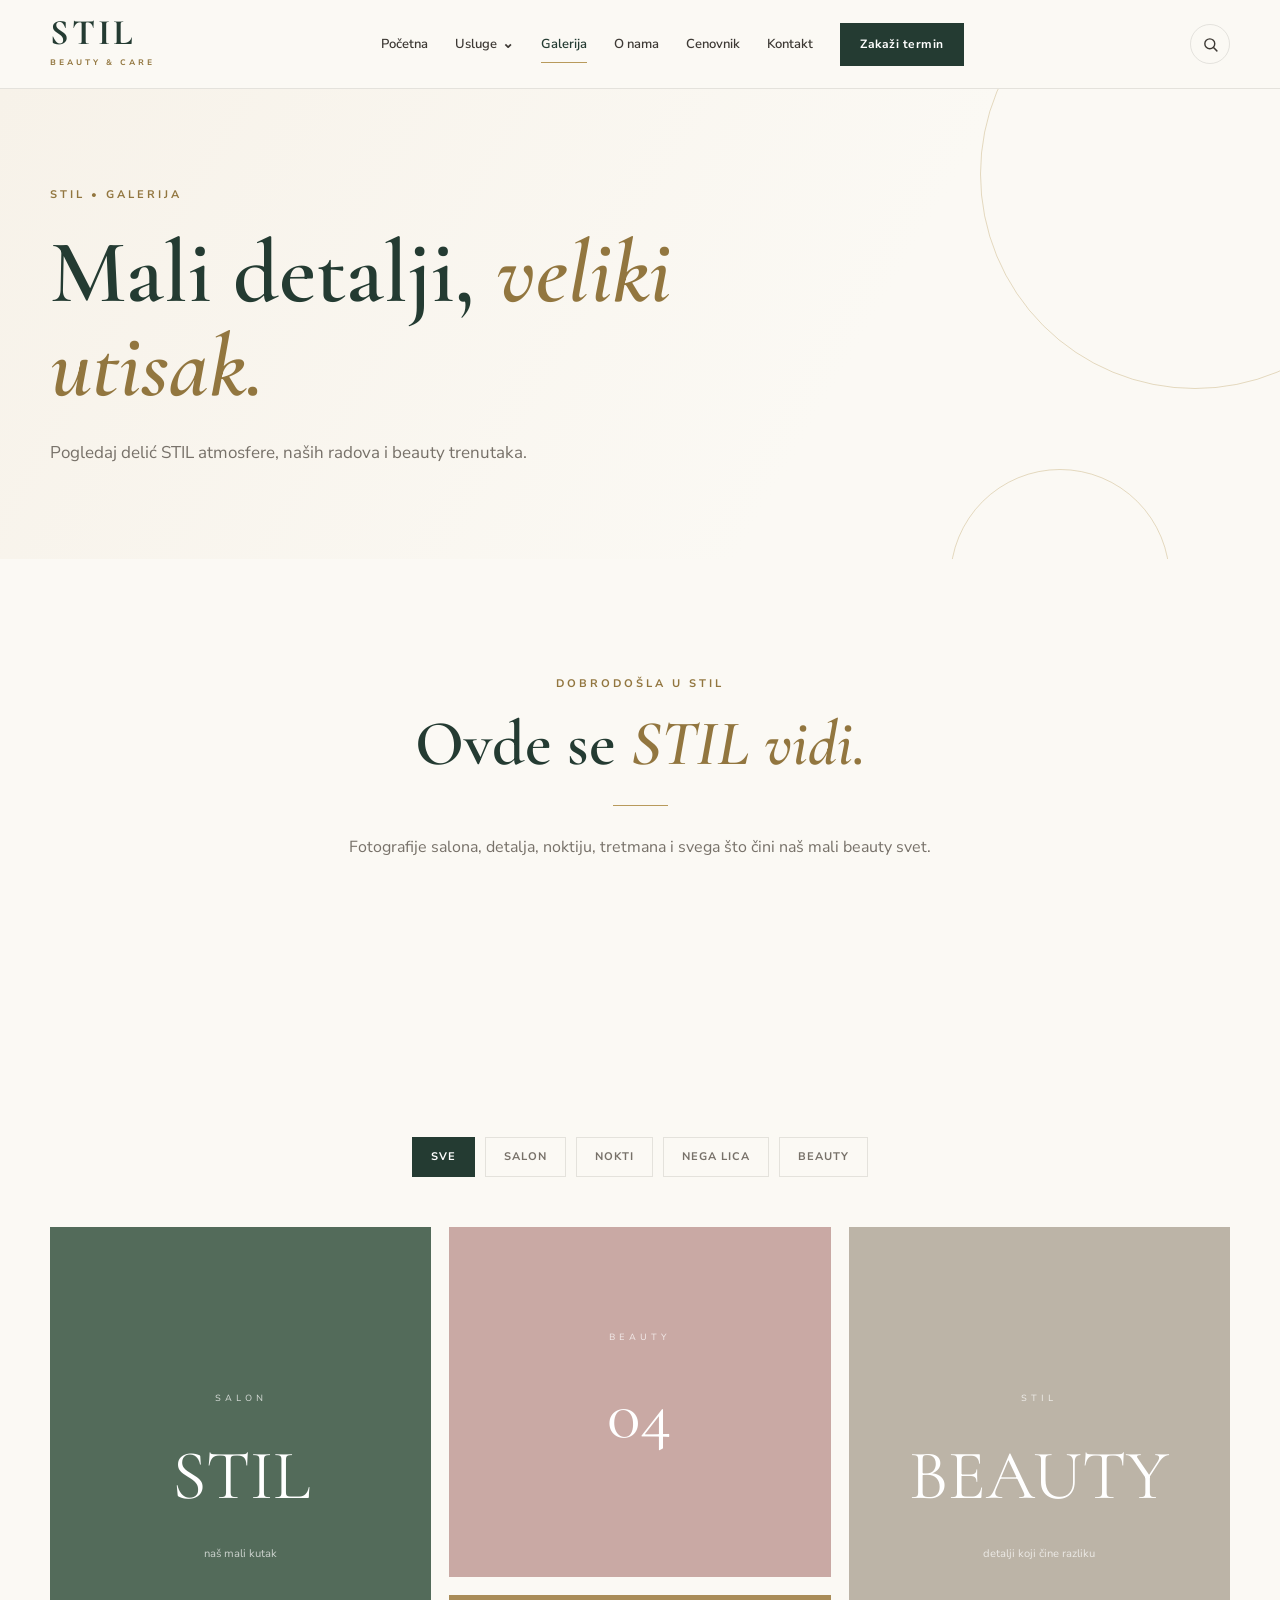
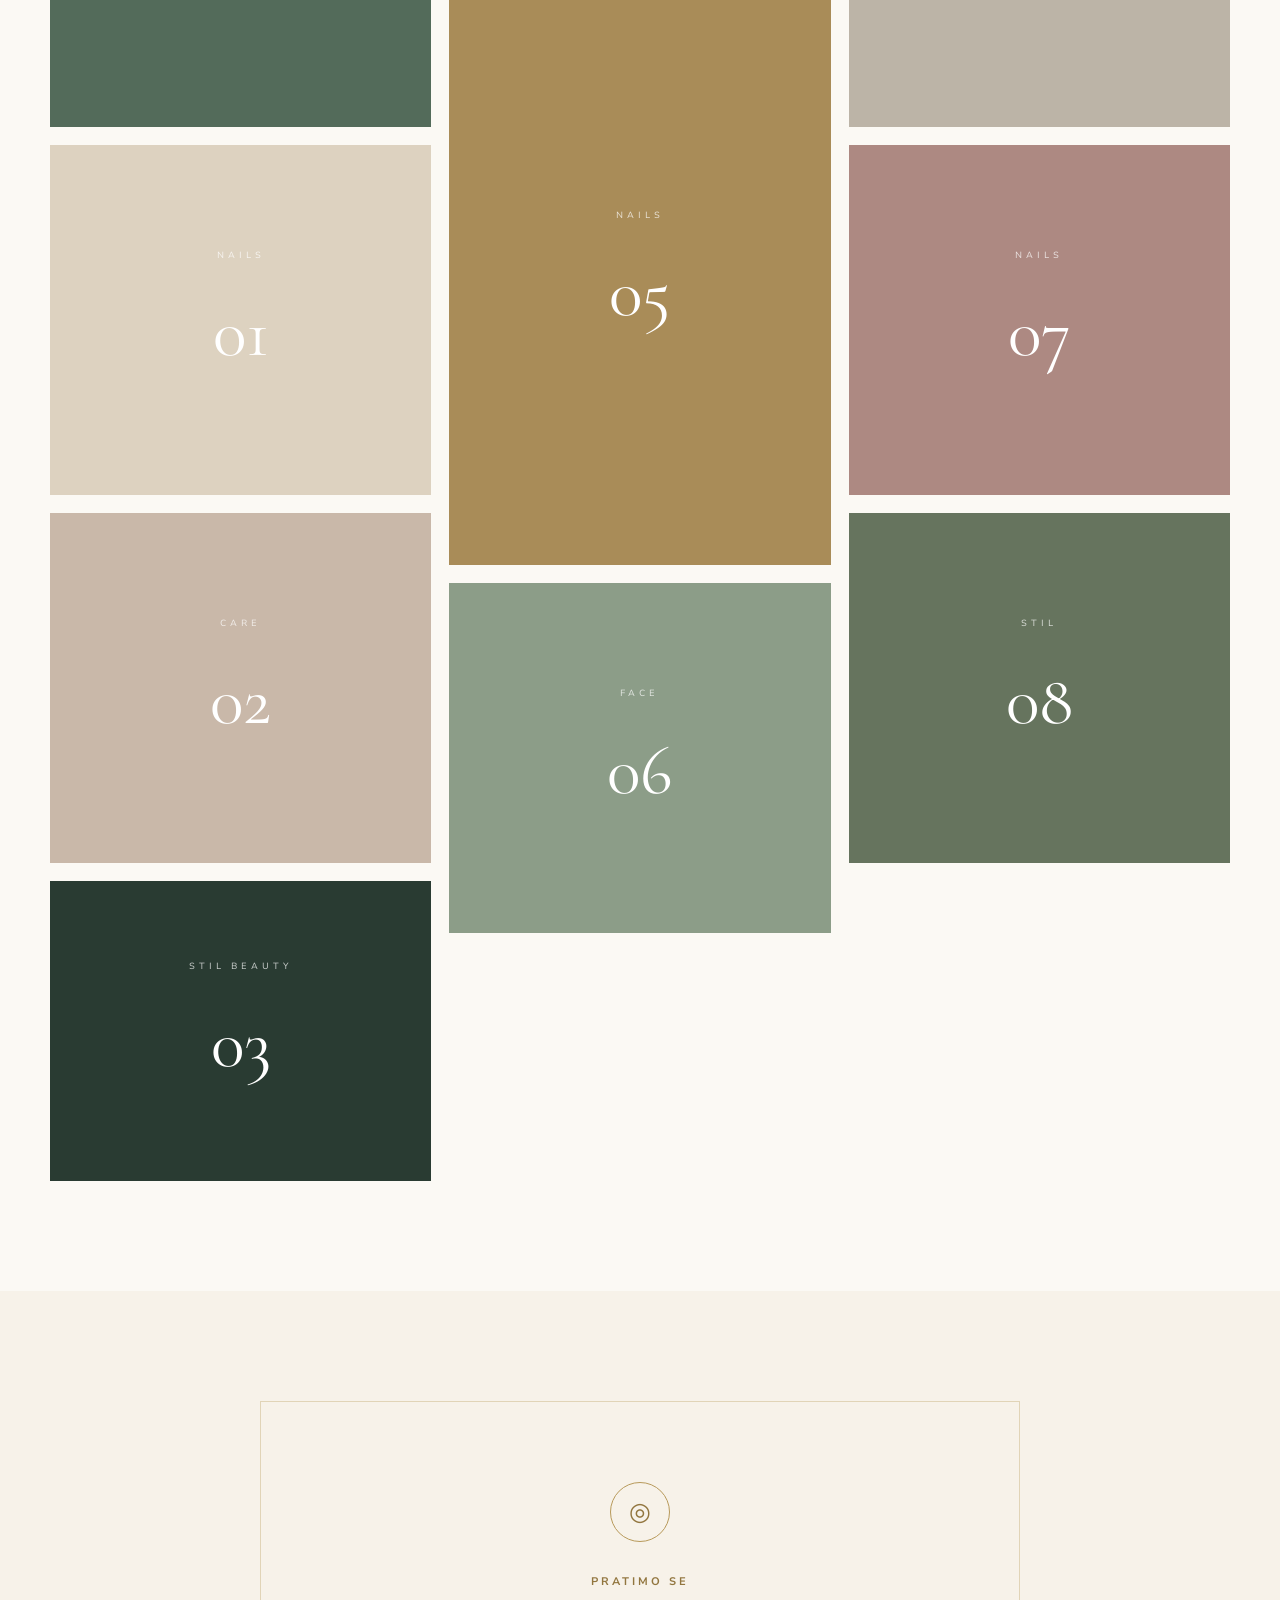
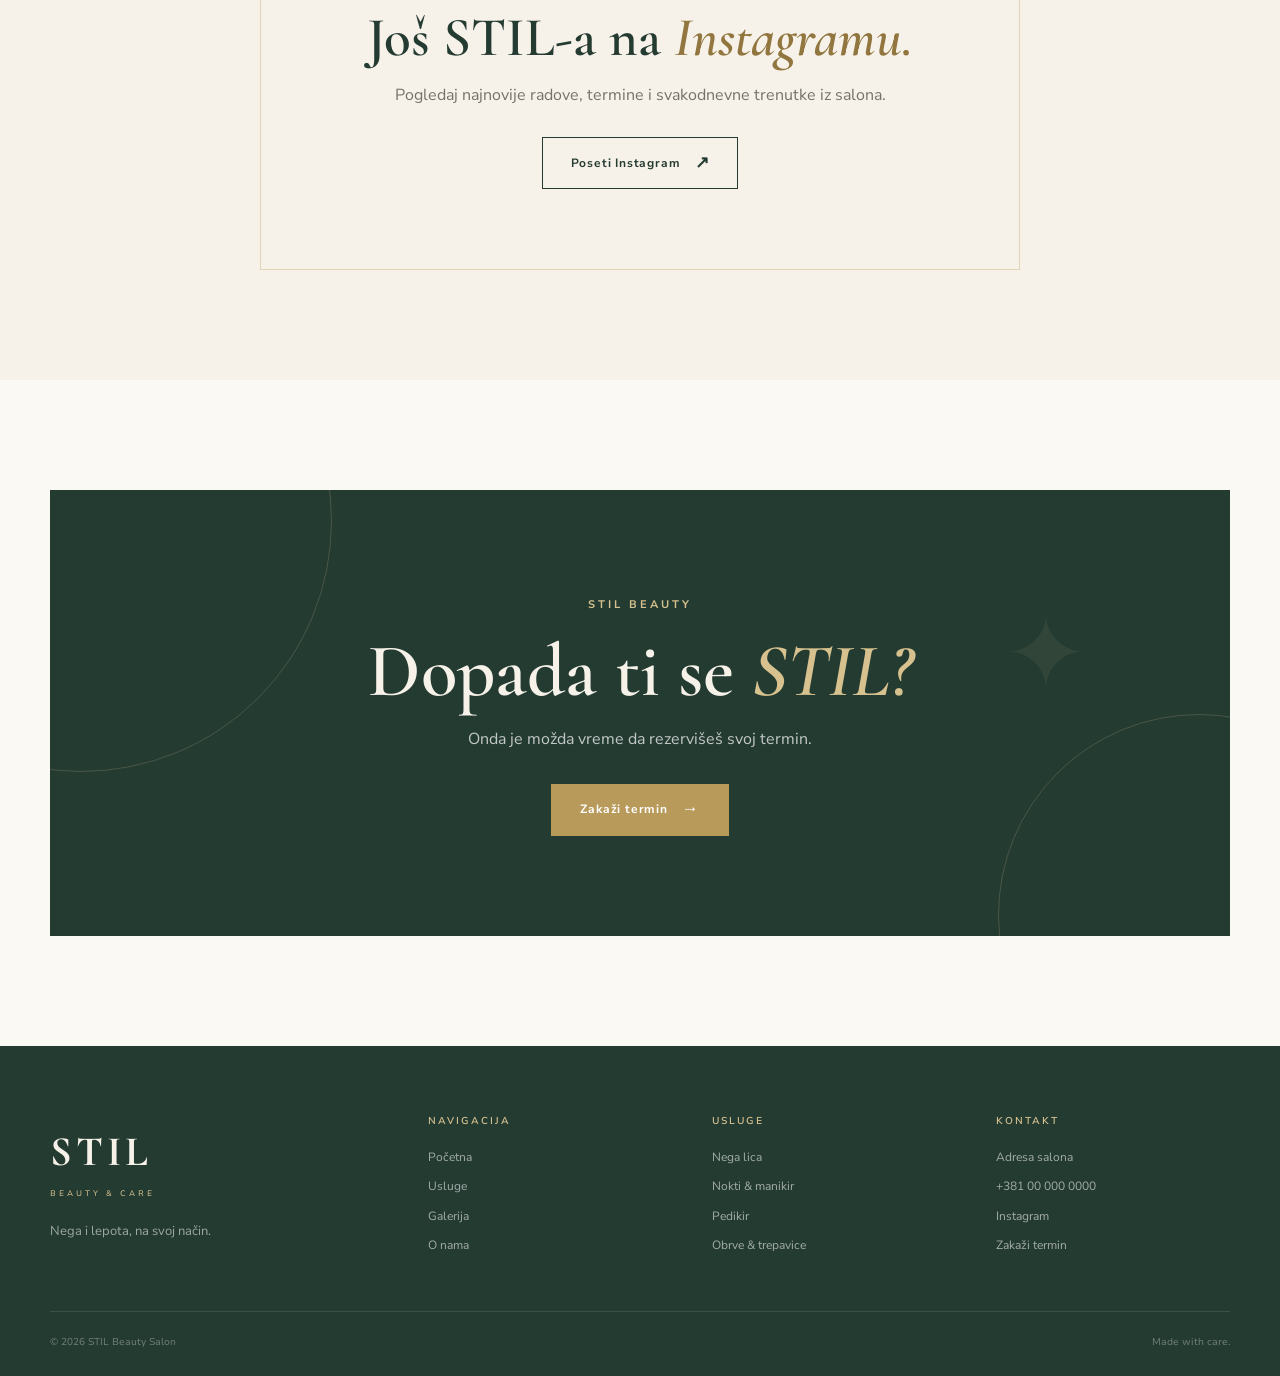
<file: galerija.html>
<!DOCTYPE html>

<html lang="sr">
<head>
<meta charset="utf-8"/>
<meta content="width=device-width, initial-scale=1.0" name="viewport"/>
<title>Galerija | STIL Beauty Salon</title>
<meta content="Pogledajte galeriju STIL Beauty Salona — detalje salona, nokte, tretmane i beauty trenutke." name="description"/>
<link href="https://fonts.googleapis.com" rel="preconnect"/>
<link crossorigin="" href="https://fonts.gstatic.com" rel="preconnect"/>
<link href="https://fonts.googleapis.com/css2?family=Cormorant+Garamond:wght@400;500;600;700&amp;family=Nunito+Sans:wght@300;400;500;600;700&amp;display=swap" rel="stylesheet"/>
<link href="style.css" rel="stylesheet"/>
</head>
<body>
<!-- =========================================================
     HEADER
========================================================= -->
<header class="site-header" id="siteHeader">
<div class="container header-inner">
<a aria-label="STIL Beauty Salon - Početna" class="logo" href="index.html">
<span class="logo-main">
                STIL
            </span>
<span class="logo-sub">
                beauty &amp; care
            </span>
</a>
<nav class="main-nav" id="mainNav">
<a class="nav-link" href="index.html">
                Početna
            </a>
<div class="nav-dropdown">
<a class="nav-link dropdown-trigger" href="usluge.html">

                    Usluge

                    <span class="dropdown-arrow">
                        ⌄
                    </span>
</a>
<div class="dropdown-menu">
<a href="nega-lica.html">
                        Nega lica
                    </a>
<a href="nokti.html">
                        Nokti &amp; manikir
                    </a>
<a href="pedikir.html">
                        Pedikir
                    </a>
<a href="obrve-trepavice.html">
                        Obrve &amp; trepavice
                    </a>
</div>
</div>
<a class="nav-link active" href="galerija.html">
                Galerija
            </a>
<a class="nav-link" href="o-nama.html">
                O nama
            </a>
<a class="nav-link" href="cenovnik.html">
                Cenovnik
            </a>
<a class="nav-link" href="kontakt.html">
                Kontakt
            </a>
<a class="nav-cta" href="kontakt.html">
                Zakaži termin
            </a>
</nav>
<button aria-label="Pretraga" class="search-toggle" id="searchToggle">
<svg fill="none" stroke="currentColor" stroke-linecap="round" stroke-linejoin="round" stroke-width="2" viewbox="0 0 24 24">
<circle cx="11" cy="11" r="7"></circle>
<line x1="21" x2="16.65" y1="21" y2="16.65"></line>
</svg>
</button>
<button aria-expanded="false" aria-label="Otvori meni" class="menu-toggle" id="menuToggle">
<span></span>
<span></span>
<span></span>
</button>
</div>
<!-- =========================================================
     SEARCH OVERLAY
========================================================= -->
<div class="search-overlay" id="searchOverlay">
<div class="search-box">
<div class="search-box-top">
<input autocomplete="off" id="searchInput" placeholder="Pretraži sajt..." type="text"/>
<button aria-label="Zatvori pretragu" class="search-close" id="searchClose">
                ✕
            </button>
</div>
<div class="search-results" id="searchResults"></div>
</div>
</div>
</header>
<main>
<!-- =========================================================
     PAGE HERO
========================================================= -->
<section class="page-hero gallery-page-hero" id="mali-detalji-veliki-utisak">
<div class="page-hero-decoration page-hero-decoration-one"></div>
<div class="page-hero-decoration page-hero-decoration-two"></div>
<div class="container">
<div class="page-hero-content reveal">
<span class="section-kicker">
                STIL • GALERIJA
            </span>
<h1>
                Mali detalji,
                <em>veliki utisak.</em>
</h1>
<p>
                Pogledaj delić STIL atmosfere,
                naših radova i beauty trenutaka.
            </p>
</div>
</div>
</section>
<!-- =========================================================
     GALLERY INTRO
========================================================= -->
<section class="gallery-intro section" id="ovde-se-stil-vidi">
<div class="container narrow-container">
<div class="section-heading centered reveal">
<span class="section-kicker">
                DOBRODOŠLA U STIL
            </span>
<h2>
                Ovde se
                <em>STIL vidi.</em>
</h2>
<div class="gold-divider"></div>
<p>
                Fotografije salona, detalja, noktiju,
                tretmana i svega što čini naš mali beauty
                svet.
            </p>
</div>
</div>
</section>
<!-- =========================================================
     GALLERY FILTER
========================================================= -->
<section class="gallery-section section" id="gallery-section">
<div class="container">
<!-- FILTER BUTTONS -->
<div class="gallery-filters reveal">
<button class="gallery-filter active" data-filter="all" type="button">
                Sve
            </button>
<button class="gallery-filter" data-filter="salon" type="button">
                Salon
            </button>
<button class="gallery-filter" data-filter="nails" type="button">
                Nokti
            </button>
<button class="gallery-filter" data-filter="face" type="button">
                Nega lica
            </button>
<button class="gallery-filter" data-filter="beauty" type="button">
                Beauty
            </button>
</div>
<!-- =====================================================
             GALLERY
        ====================================================== -->
<div class="gallery-masonry">
<!-- IMAGE 1 -->
<article class="gallery-photo gallery-photo-large gallery-item salon reveal" data-category="salon">
<div class="gallery-photo-placeholder gallery-green">
<span class="photo-category">
                        SALON
                    </span>
<span class="photo-title">
                        STIL
                    </span>
<span class="photo-small">
                        naš mali kutak
                    </span>
</div>
<div class="gallery-photo-overlay">
<span>
                        Salon
                    </span>
<strong>
                        STIL
                    </strong>
</div>
</article>
<!-- IMAGE 2 -->
<article class="gallery-photo nails reveal" data-category="nails">
<div class="gallery-photo-placeholder gallery-cream">
<span class="photo-category">
                        NAILS
                    </span>
<span class="photo-title">
                        01
                    </span>
</div>
<div class="gallery-photo-overlay">
<span>
                        Nokti
                    </span>
<strong>
                        Detail
                    </strong>
</div>
</article>
<!-- IMAGE 3 -->
<article class="gallery-photo face reveal" data-category="face">
<div class="gallery-photo-placeholder gallery-soft">
<span class="photo-category">
                        CARE
                    </span>
<span class="photo-title">
                        02
                    </span>
</div>
<div class="gallery-photo-overlay">
<span>
                        Nega lica
                    </span>
<strong>
                        Care
                    </strong>
</div>
</article>
<!-- IMAGE 4 -->
<article class="gallery-photo gallery-photo-wide salon reveal" data-category="salon">
<div class="gallery-photo-placeholder gallery-dark">
<span class="photo-category">
                        STIL BEAUTY
                    </span>
<span class="photo-title">
                        03
                    </span>
</div>
<div class="gallery-photo-overlay">
<span>
                        Naš prostor
                    </span>
<strong>
                        STIL
                    </strong>
</div>
</article>
<!-- IMAGE 5 -->
<article class="gallery-photo beauty reveal" data-category="beauty">
<div class="gallery-photo-placeholder gallery-pink">
<span class="photo-category">
                        BEAUTY
                    </span>
<span class="photo-title">
                        04
                    </span>
</div>
<div class="gallery-photo-overlay">
<span>
                        Beauty
                    </span>
<strong>
                        STIL
                    </strong>
</div>
</article>
<!-- IMAGE 6 -->
<article class="gallery-photo nails gallery-photo-tall reveal" data-category="nails">
<div class="gallery-photo-placeholder gallery-gold">
<span class="photo-category">
                        NAILS
                    </span>
<span class="photo-title">
                        05
                    </span>
</div>
<div class="gallery-photo-overlay">
<span>
                        Nokti
                    </span>
<strong>
                        STIL Nails
                    </strong>
</div>
</article>
<!-- IMAGE 7 -->
<article class="gallery-photo face reveal" data-category="face">
<div class="gallery-photo-placeholder gallery-green-light">
<span class="photo-category">
                        FACE
                    </span>
<span class="photo-title">
                        06
                    </span>
</div>
<div class="gallery-photo-overlay">
<span>
                        Tretman
                    </span>
<strong>
                        Care
                    </strong>
</div>
</article>
<!-- IMAGE 8 -->
<article class="gallery-photo gallery-photo-large beauty reveal" data-category="beauty">
<div class="gallery-photo-placeholder gallery-neutral">
<span class="photo-category">
                        STIL
                    </span>
<span class="photo-title">
                        BEAUTY
                    </span>
<span class="photo-small">
                        detalji koji čine razliku
                    </span>
</div>
<div class="gallery-photo-overlay">
<span>
                        Beauty
                    </span>
<strong>
                        STIL
                    </strong>
</div>
</article>
<!-- IMAGE 9 -->
<article class="gallery-photo nails reveal" data-category="nails">
<div class="gallery-photo-placeholder gallery-rose">
<span class="photo-category">
                        NAILS
                    </span>
<span class="photo-title">
                        07
                    </span>
</div>
<div class="gallery-photo-overlay">
<span>
                        Manikir
                    </span>
<strong>
                        Detail
                    </strong>
</div>
</article>
<!-- IMAGE 10 -->
<article class="gallery-photo salon reveal" data-category="salon">
<div class="gallery-photo-placeholder gallery-olive">
<span class="photo-category">
                        STIL
                    </span>
<span class="photo-title">
                        08
                    </span>
</div>
<div class="gallery-photo-overlay">
<span>
                        Salon
                    </span>
<strong>
                        Atmosfera
                    </strong>
</div>
</article>
</div>
</div>
</section>
<!-- =========================================================
     INSTAGRAM SECTION
========================================================= -->
<section class="instagram-section section" id="jos-stil-a-na-instagramu">
<div class="container">
<div class="instagram-box reveal">
<div class="instagram-icon">
                ◎
            </div>
<span class="section-kicker">
                PRATIMO SE
            </span>
<h2>
                Još STIL-a
                na <em>Instagramu.</em>
</h2>
<p>
                Pogledaj najnovije radove, termine i
                svakodnevne trenutke iz salona.
            </p>
<a class="btn btn-outline" href="#" rel="noopener" target="_blank">
                Poseti Instagram
                <span>↗</span>
</a>
</div>
</div>
</section>
<!-- =========================================================
     CTA
========================================================= -->
<section class="cta-section section" id="dopada-ti-se-stil">
<div class="container">
<div class="cta-box reveal">
<div class="cta-decoration">
                ✦
            </div>
<span class="section-kicker">
                STIL BEAUTY
            </span>
<h2>
                Dopada ti se
                <em>STIL?</em>
</h2>
<p>
                Onda je možda vreme da rezervišeš
                svoj termin.
            </p>
<a class="btn btn-primary" href="kontakt.html">

                Zakaži termin

                <span>
                    →
                </span>
</a>
</div>
</div>
</section>
</main>
<!-- =========================================================
     FOOTER
========================================================= -->
<footer class="site-footer">
<div class="container">
<div class="footer-grid">
<div class="footer-brand">
<a class="footer-logo" href="index.html">
<span>
                        STIL
                    </span>
<small>
                        beauty &amp; care
                    </small>
</a>
<p>
                    Nega i lepota,
                    na svoj način.
                </p>
</div>
<div class="footer-column">
<h4>
                    Navigacija
                </h4>
<a href="index.html">
                    Početna
                </a>
<a href="usluge.html">
                    Usluge
                </a>
<a href="galerija.html">
                    Galerija
                </a>
<a href="o-nama.html">
                    O nama
                </a>
</div>
<div class="footer-column">
<h4>
                    Usluge
                </h4>
<a href="nega-lica.html">
                    Nega lica
                </a>
<a href="nokti.html">
                    Nokti &amp; manikir
                </a>
<a href="pedikir.html">
                    Pedikir
                </a>
<a href="obrve-trepavice.html">
                    Obrve &amp; trepavice
                </a>
</div>
<div class="footer-column">
<h4>
                    Kontakt
                </h4>
<p>
                    Adresa salona
                </p>
<a href="tel:+381000000000">
                    +381 00 000 0000
                </a>
<a href="#">
                    Instagram
                </a>
<a href="kontakt.html">
                    Zakaži termin
                </a>
</div>
</div>
<div class="footer-bottom">
<span>
                © 2026 STIL Beauty Salon
            </span>
<span>
                Made with care.
            </span>
</div>
</div>
</footer>
<script src="js_main.js"></script>
</body>
</html>
</file>
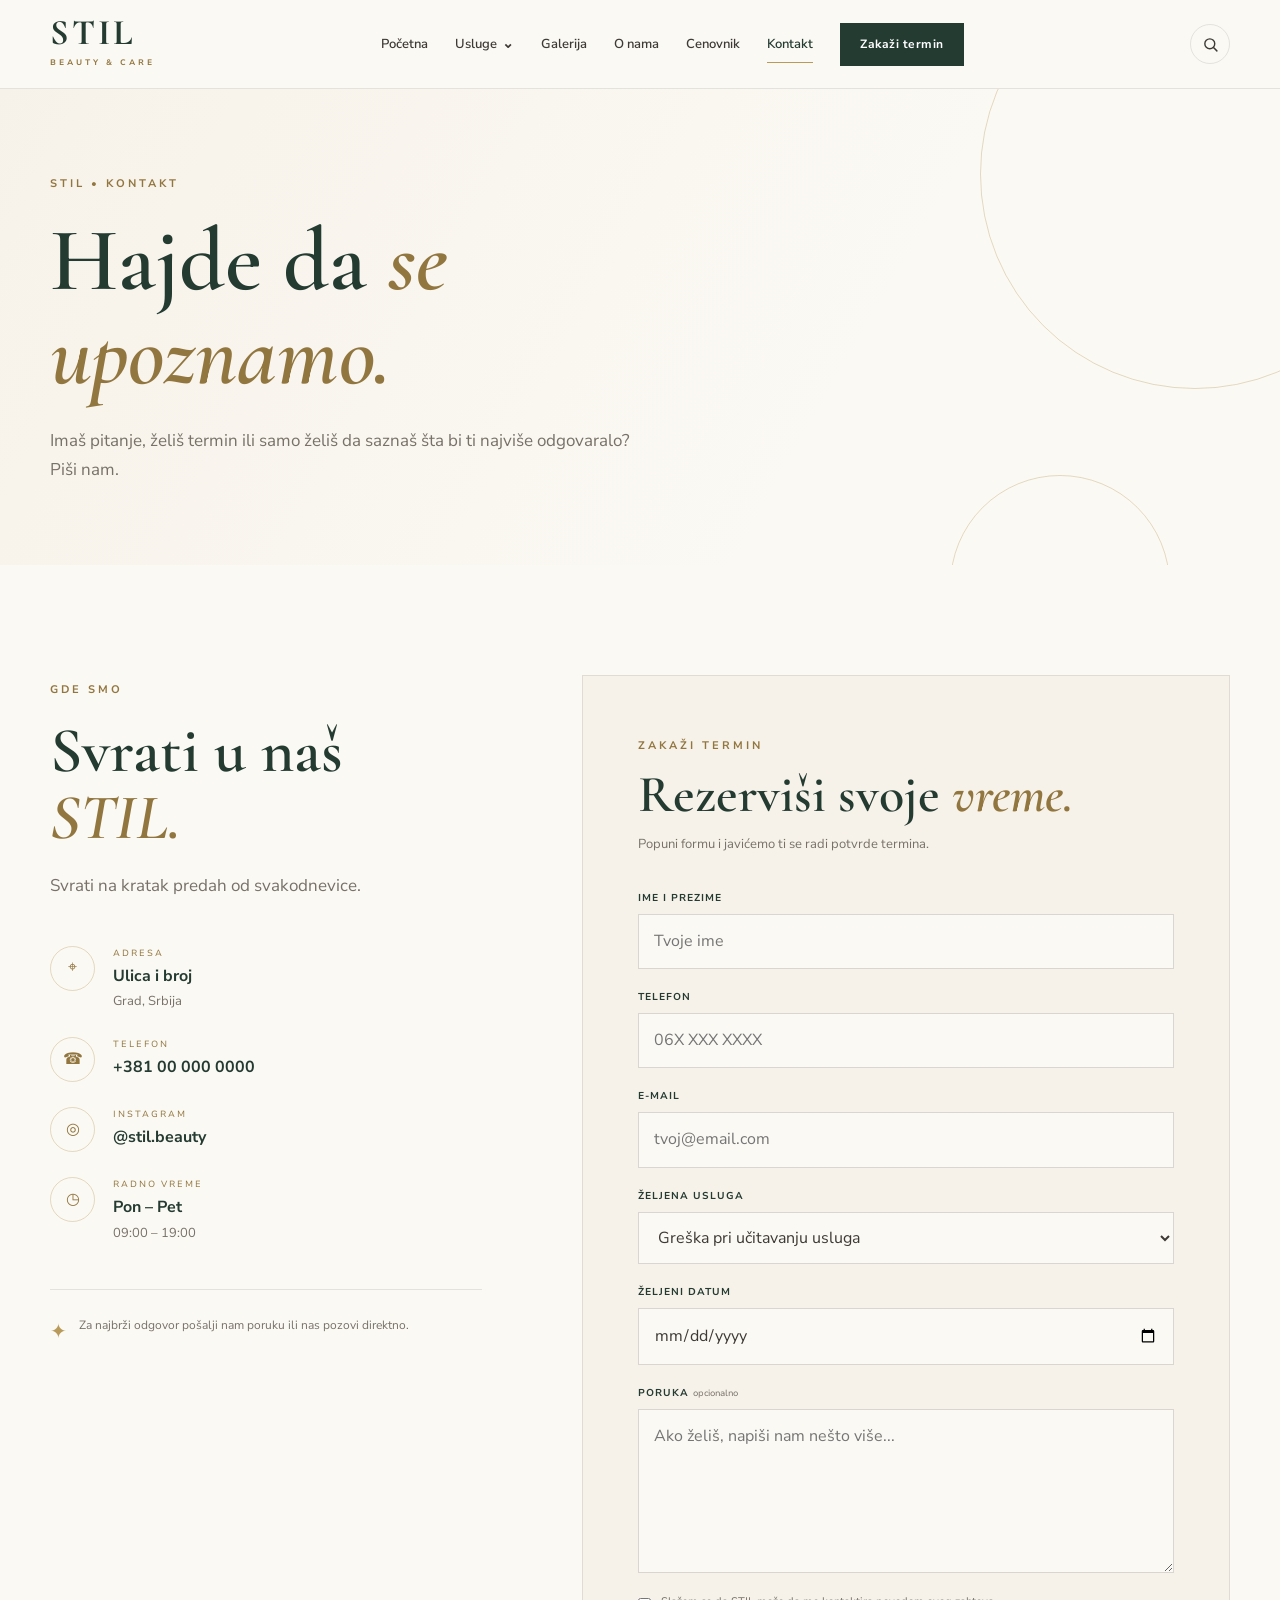
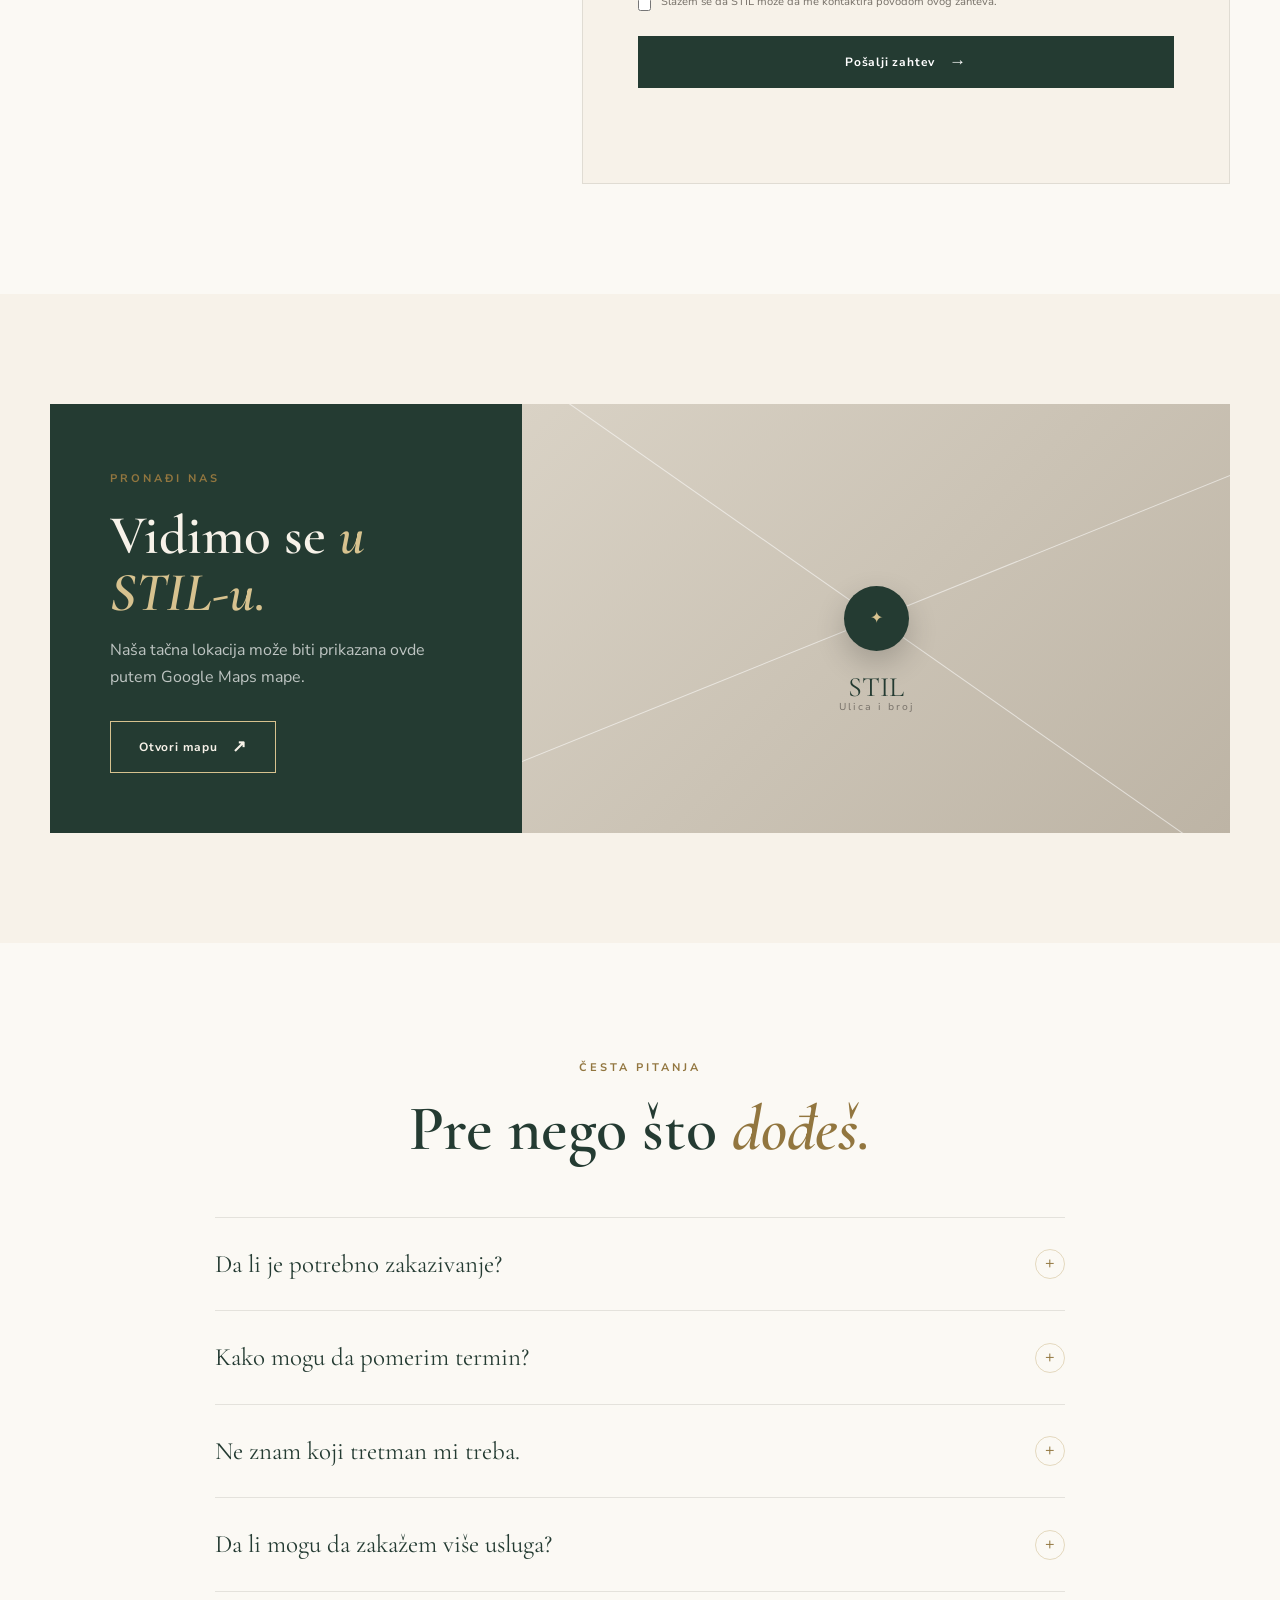
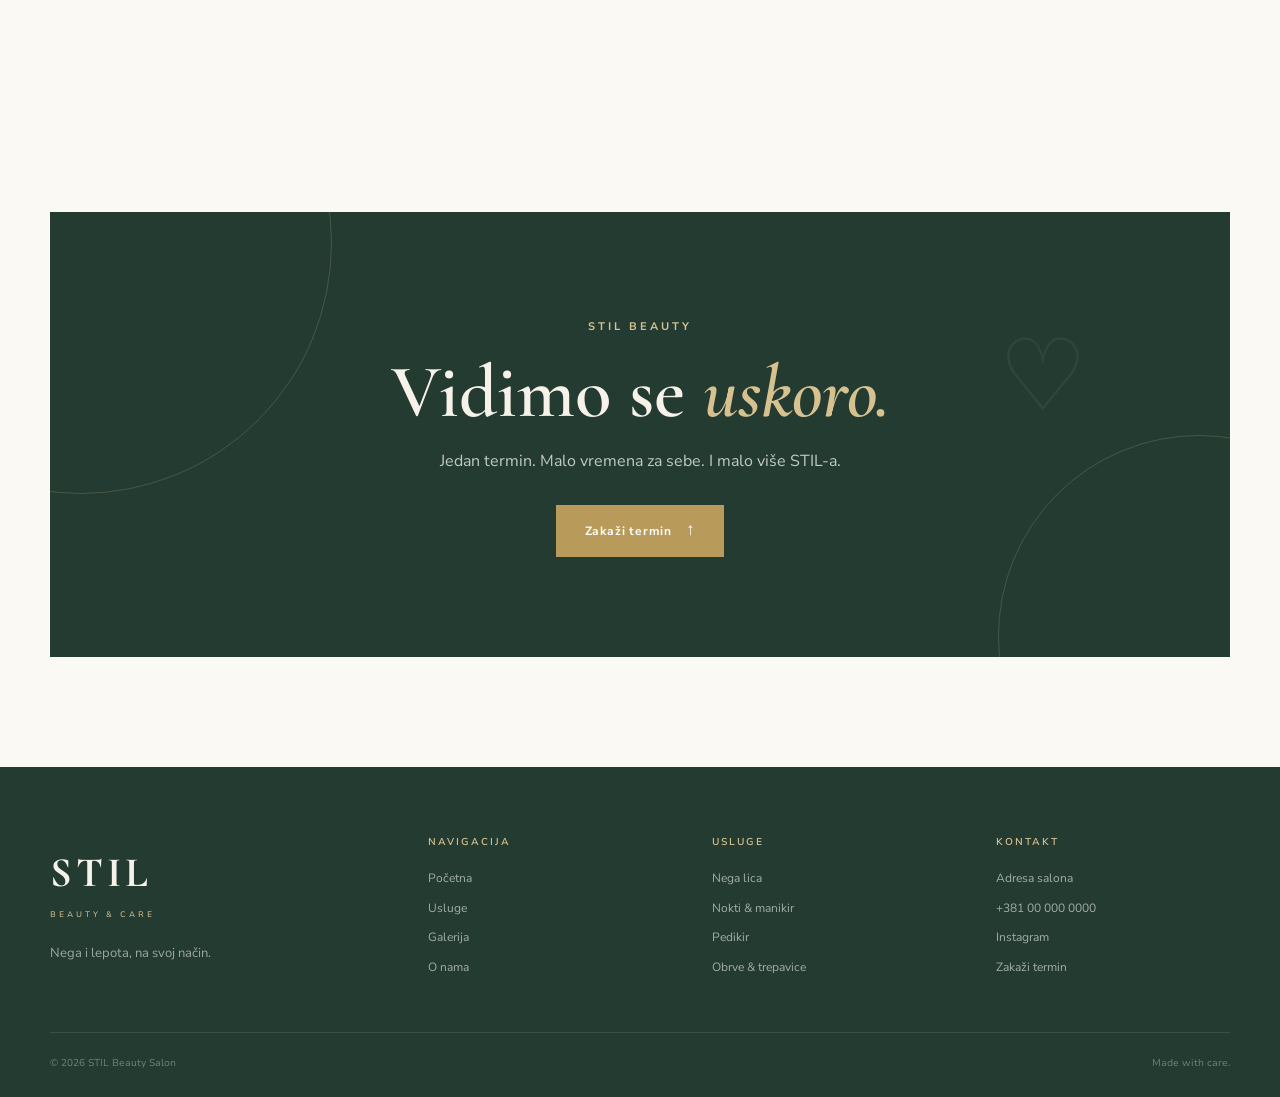
<file: kontakt.html>
<!DOCTYPE html>

<html lang="sr">
<head>
<meta charset="utf-8"/>
<meta content="width=device-width, initial-scale=1.0" name="viewport"/>
<title>Kontakt | STIL Beauty Salon</title>
<meta content="Kontaktirajte STIL Beauty Salon i zakažite svoj termin za negu lica, nokte, pedikir, obrve i trepavice." name="description"/>
<link href="https://fonts.googleapis.com" rel="preconnect"/>
<link crossorigin="" href="https://fonts.gstatic.com" rel="preconnect"/>
<link href="https://fonts.googleapis.com/css2?family=Cormorant+Garamond:wght@400;500;600;700&amp;family=Nunito+Sans:wght@300;400;500;600;700&amp;display=swap" rel="stylesheet"/>
<link href="style.css" rel="stylesheet"/>
</head>
<body>
<!-- =========================================================
     HEADER
========================================================= -->
<header class="site-header" id="siteHeader">
<div class="container header-inner">
<a aria-label="STIL Beauty Salon - Početna" class="logo" href="index.html">
<span class="logo-main">
                STIL
            </span>
<span class="logo-sub">
                beauty &amp; care
            </span>
</a>
<nav class="main-nav" id="mainNav">
<a class="nav-link" href="index.html">
                Početna
            </a>
<div class="nav-dropdown">
<a class="nav-link dropdown-trigger" href="usluge.html">

                    Usluge

                    <span class="dropdown-arrow">
                        ⌄
                    </span>
</a>
<div class="dropdown-menu">
<a href="nega-lica.html">
                        Nega lica
                    </a>
<a href="nokti.html">
                        Nokti &amp; manikir
                    </a>
<a href="pedikir.html">
                        Pedikir
                    </a>
<a href="obrve-trepavice.html">
                        Obrve &amp; trepavice
                    </a>
</div>
</div>
<a class="nav-link" href="galerija.html">
                Galerija
            </a>
<a class="nav-link" href="o-nama.html">
                O nama
            </a>
<a class="nav-link" href="cenovnik.html">
                Cenovnik
            </a>
<a class="nav-link active" href="kontakt.html">
                Kontakt
            </a>
<a class="nav-cta" href="#zakazivanje">
                Zakaži termin
            </a>
</nav>
<button aria-label="Pretraga" class="search-toggle" id="searchToggle">
<svg fill="none" stroke="currentColor" stroke-linecap="round" stroke-linejoin="round" stroke-width="2" viewbox="0 0 24 24">
<circle cx="11" cy="11" r="7"></circle>
<line x1="21" x2="16.65" y1="21" y2="16.65"></line>
</svg>
</button>
<button aria-expanded="false" aria-label="Otvori meni" class="menu-toggle" id="menuToggle">
<span></span>
<span></span>
<span></span>
</button>
</div>
<!-- =========================================================
     SEARCH OVERLAY
========================================================= -->
<div class="search-overlay" id="searchOverlay">
<div class="search-box">
<div class="search-box-top">
<input autocomplete="off" id="searchInput" placeholder="Pretraži sajt..." type="text"/>
<button aria-label="Zatvori pretragu" class="search-close" id="searchClose">
                ✕
            </button>
</div>
<div class="search-results" id="searchResults"></div>
</div>
</div>
</header>
<main>
<!-- =========================================================
     PAGE HERO
========================================================= -->
<section class="page-hero contact-page-hero" id="hajde-da-se-upoznamo">
<div class="page-hero-decoration page-hero-decoration-one"></div>
<div class="page-hero-decoration page-hero-decoration-two"></div>
<div class="container">
<div class="page-hero-content reveal">
<span class="section-kicker">
                STIL • KONTAKT
            </span>
<h1>
                Hajde da
                <em>se upoznamo.</em>
</h1>
<p>
                Imaš pitanje, želiš termin ili samo želiš
                da saznaš šta bi ti najviše odgovaralo?
                Piši nam.
            </p>
</div>
</div>
</section>
<!-- =========================================================
     CONTACT MAIN
========================================================= -->
<section class="contact-main section" id="svrati-u-nas-stil">
<div class="container contact-grid">
<!-- =================================================
             CONTACT INFO
        ================================================== -->
<div class="contact-info reveal">
<span class="section-kicker">
                GDE SMO
            </span>
<h2>
                Svrati u naš
                <em>STIL.</em>
</h2>
<p class="contact-intro">
                Svrati na kratak predah
                od svakodnevice.
            </p>
<div class="contact-details">
<!-- ADDRESS -->
<div class="contact-detail">
<div class="contact-detail-icon">
                        ⌖
                    </div>
<div>
<span>
                            Adresa
                        </span>
<strong>
                            Ulica i broj
                        </strong>
<p>
                            Grad, Srbija
                        </p>
</div>
</div>
<!-- PHONE -->
<div class="contact-detail">
<div class="contact-detail-icon">
                        ☎
                    </div>
<div>
<span>
                            Telefon
                        </span>
<a href="tel:+381000000000">
                            +381 00 000 0000
                        </a>
</div>
</div>
<!-- INSTAGRAM -->
<div class="contact-detail">
<div class="contact-detail-icon">
                        ◎
                    </div>
<div>
<span>
                            Instagram
                        </span>
<a href="#" rel="noopener" target="_blank">
                            @stil.beauty
                        </a>
</div>
</div>
<!-- WORKING HOURS -->
<div class="contact-detail">
<div class="contact-detail-icon">
                        ◷
                    </div>
<div>
<span>
                            Radno vreme
                        </span>
<strong>
                            Pon – Pet
                        </strong>
<p>
                            09:00 – 19:00
                        </p>
</div>
</div>
</div>
<div class="contact-social-note">
<span>
                    ✦
                </span>
<p>
                    Za najbrži odgovor pošalji nam poruku
                    ili nas pozovi direktno.
                </p>
</div>
</div>
<!-- =================================================
             BOOKING FORM
        ================================================== -->
<div class="contact-form-wrapper reveal" id="zakazivanje">
<div class="contact-form-header">
<span class="section-kicker">
                    ZAKAŽI TERMIN
                </span>
<h2>
                    Rezerviši svoje
                    <em>vreme.</em>
</h2>
<p>
                    Popuni formu i javićemo ti se radi
                    potvrde termina.
                </p>
</div>
<form action="#" class="contact-form" id="contactForm" method="POST">
<!-- NAME -->
<div class="form-group">
<label for="name">
                        Ime i prezime
                    </label>
<input autocomplete="name" id="name" name="name" placeholder="Tvoje ime" required="" type="text"/>
</div>
<!-- PHONE -->
<div class="form-group">
<label for="phone">
                        Telefon
                    </label>
<input autocomplete="tel" id="phone" name="phone" placeholder="06X XXX XXXX" required="" type="tel"/>
</div>
<!-- EMAIL -->
<div class="form-group">
<label for="email">
                        E-mail
                    </label>
<input autocomplete="email" id="email" name="email" placeholder="tvoj@email.com" required="" type="email"/>
</div>
<!-- SERVICE -->
<div class="form-group">
<label for="service">
                        Željena usluga
                    </label>
<select id="service" name="service" required="">
<option disabled="" selected="" value="">
                            Učitavanje usluga...
                        </option>
</select>
</div>
<!-- DATE -->
<div class="form-group">
<label for="date">
                        Željeni datum
                    </label>
<input id="date" name="date" required="" type="date"/>
</div>
<!-- TIME SLOTS -->
<div class="form-group" id="timeSlotsGroup" style="display:none;">
<label>
                        Slobodni termini
                    </label>
<div class="time-slots" id="timeSlots"></div>
<input id="selectedTime" name="time" type="hidden"/>
<input id="selectedEmployee" name="employee_id" type="hidden"/>
</div>
<!-- MESSAGE -->
<div class="form-group">
<label for="message">
                        Poruka
                        <span>
                            opcionalno
                        </span>
</label>
<textarea id="message" name="message" placeholder="Ako želiš, napiši nam nešto više..." rows="5"></textarea>
</div>
<!-- CONSENT -->
<div class="form-checkbox">
<input id="privacy" name="privacy" required="" type="checkbox"/>
<label for="privacy">

                        Slažem se da STIL može da me kontaktira
                        povodom ovog zahteva.

                    </label>
</div>
<!-- SUBMIT -->
<button class="btn btn-primary form-submit" type="submit">

                    Pošalji zahtev

                    <span>
                        →
                    </span>
</button>
<!-- FORM MESSAGE -->
<div aria-live="polite" class="form-message" id="formMessage" role="status"></div>
</form>
</div>
</div>
</section>
<!-- =========================================================
     MAP / LOCATION
========================================================= -->
<section class="location-section section" id="vidimo-se-u-stil-u">
<div class="container">
<div class="location-card reveal">
<div class="location-content">
<span class="section-kicker">
                    PRONAĐI NAS
                </span>
<h2>
                    Vidimo se
                    <em>u STIL-u.</em>
</h2>
<p>
                    Naša tačna lokacija može biti prikazana
                    ovde putem Google Maps mape.
                </p>
<a class="btn btn-outline" href="#" rel="noopener" target="_blank">

                    Otvori mapu

                    <span>
                        ↗
                    </span>
</a>
</div>
<div class="map-placeholder">
<div class="map-pin">
                    ✦
                </div>
<span class="map-label">
                    STIL
                </span>
<span class="map-address">
                    Ulica i broj
                </span>
</div>
</div>
</div>
</section>
<!-- =========================================================
     FAQ
========================================================= -->
<section class="faq-section section" id="pre-nego-sto-dodjes">
<div class="container">
<div class="section-heading centered reveal">
<span class="section-kicker">
                ČESTA PITANJA
            </span>
<h2>
                Pre nego što
                <em>dođeš.</em>
</h2>
</div>
<div class="faq-list">
<!-- FAQ 1 -->
<div class="faq-item reveal">
<button aria-expanded="false" class="faq-question" type="button">
<span>
                        Da li je potrebno zakazivanje?
                    </span>
<span class="faq-icon">
                        +
                    </span>
</button>
<div class="faq-answer">
<p>
                        Da. Preporučujemo da termin rezervišeš
                        unapred kako bismo mogli da ti posvetimo
                        dovoljno vremena.
                    </p>
</div>
</div>
<!-- FAQ 2 -->
<div class="faq-item reveal">
<button aria-expanded="false" class="faq-question" type="button">
<span>
                        Kako mogu da pomerim termin?
                    </span>
<span class="faq-icon">
                        +
                    </span>
</button>
<div class="faq-answer">
<p>
                        Pozovi nas ili pošalji poruku čim znaš
                        da nećeš moći da dođeš u zakazano vreme.
                    </p>
</div>
</div>
<!-- FAQ 3 -->
<div class="faq-item reveal">
<button aria-expanded="false" class="faq-question" type="button">
<span>
                        Ne znam koji tretman mi treba.
                    </span>
<span class="faq-icon">
                        +
                    </span>
</button>
<div class="faq-answer">
<p>
                        Nema problema. Napiši nam šta želiš da
                        postigneš i pomoći ćemo ti da izabereš
                        odgovarajući tretman.
                    </p>
</div>
</div>
<!-- FAQ 4 -->
<div class="faq-item reveal">
<button aria-expanded="false" class="faq-question" type="button">
<span>
                        Da li mogu da zakažem više usluga?
                    </span>
<span class="faq-icon">
                        +
                    </span>
</button>
<div class="faq-answer">
<p>
                        Naravno. U poruci samo napiši koje usluge
                        želiš da kombinuješ, pa ćemo zajedno
                        pronaći odgovarajući termin.
                    </p>
</div>
</div>
</div>
</div>
</section>
<!-- =========================================================
     FINAL CTA
========================================================= -->
<section class="cta-section section" id="vidimo-se-uskoro">
<div class="container">
<div class="cta-box reveal">
<div class="cta-decoration">
                ♡
            </div>
<span class="section-kicker">
                STIL BEAUTY
            </span>
<h2>
                Vidimo se
                <em>uskoro.</em>
</h2>
<p>
                Jedan termin. Malo vremena za sebe.
                I malo više STIL-a.
            </p>
<a class="btn btn-primary" href="#zakazivanje">

                Zakaži termin

                <span>
                    ↑
                </span>
</a>
</div>
</div>
</section>
</main>
<!-- =========================================================
     FOOTER
========================================================= -->
<footer class="site-footer">
<div class="container">
<div class="footer-grid">
<div class="footer-brand">
<a class="footer-logo" href="index.html">
<span>
                        STIL
                    </span>
<small>
                        beauty &amp; care
                    </small>
</a>
<p>
                    Nega i lepota,
                    na svoj način.
                </p>
</div>
<div class="footer-column">
<h4>
                    Navigacija
                </h4>
<a href="index.html">
                    Početna
                </a>
<a href="usluge.html">
                    Usluge
                </a>
<a href="galerija.html">
                    Galerija
                </a>
<a href="o-nama.html">
                    O nama
                </a>
</div>
<div class="footer-column">
<h4>
                    Usluge
                </h4>
<a href="nega-lica.html">
                    Nega lica
                </a>
<a href="nokti.html">
                    Nokti &amp; manikir
                </a>
<a href="pedikir.html">
                    Pedikir
                </a>
<a href="obrve-trepavice.html">
                    Obrve &amp; trepavice
                </a>
</div>
<div class="footer-column">
<h4>
                    Kontakt
                </h4>
<p>
                    Adresa salona
                </p>
<a href="tel:+381000000000">
                    +381 00 000 0000
                </a>
<a href="#">
                    Instagram
                </a>
<a href="kontakt.html">
                    Zakaži termin
                </a>
</div>
</div>
<div class="footer-bottom">
<span>
                © 2026 STIL Beauty Salon
            </span>
<span>
                Made with care.
            </span>
</div>
</div>
</footer>
<script src="js_main.js"></script>
</body>
</html>
</file>
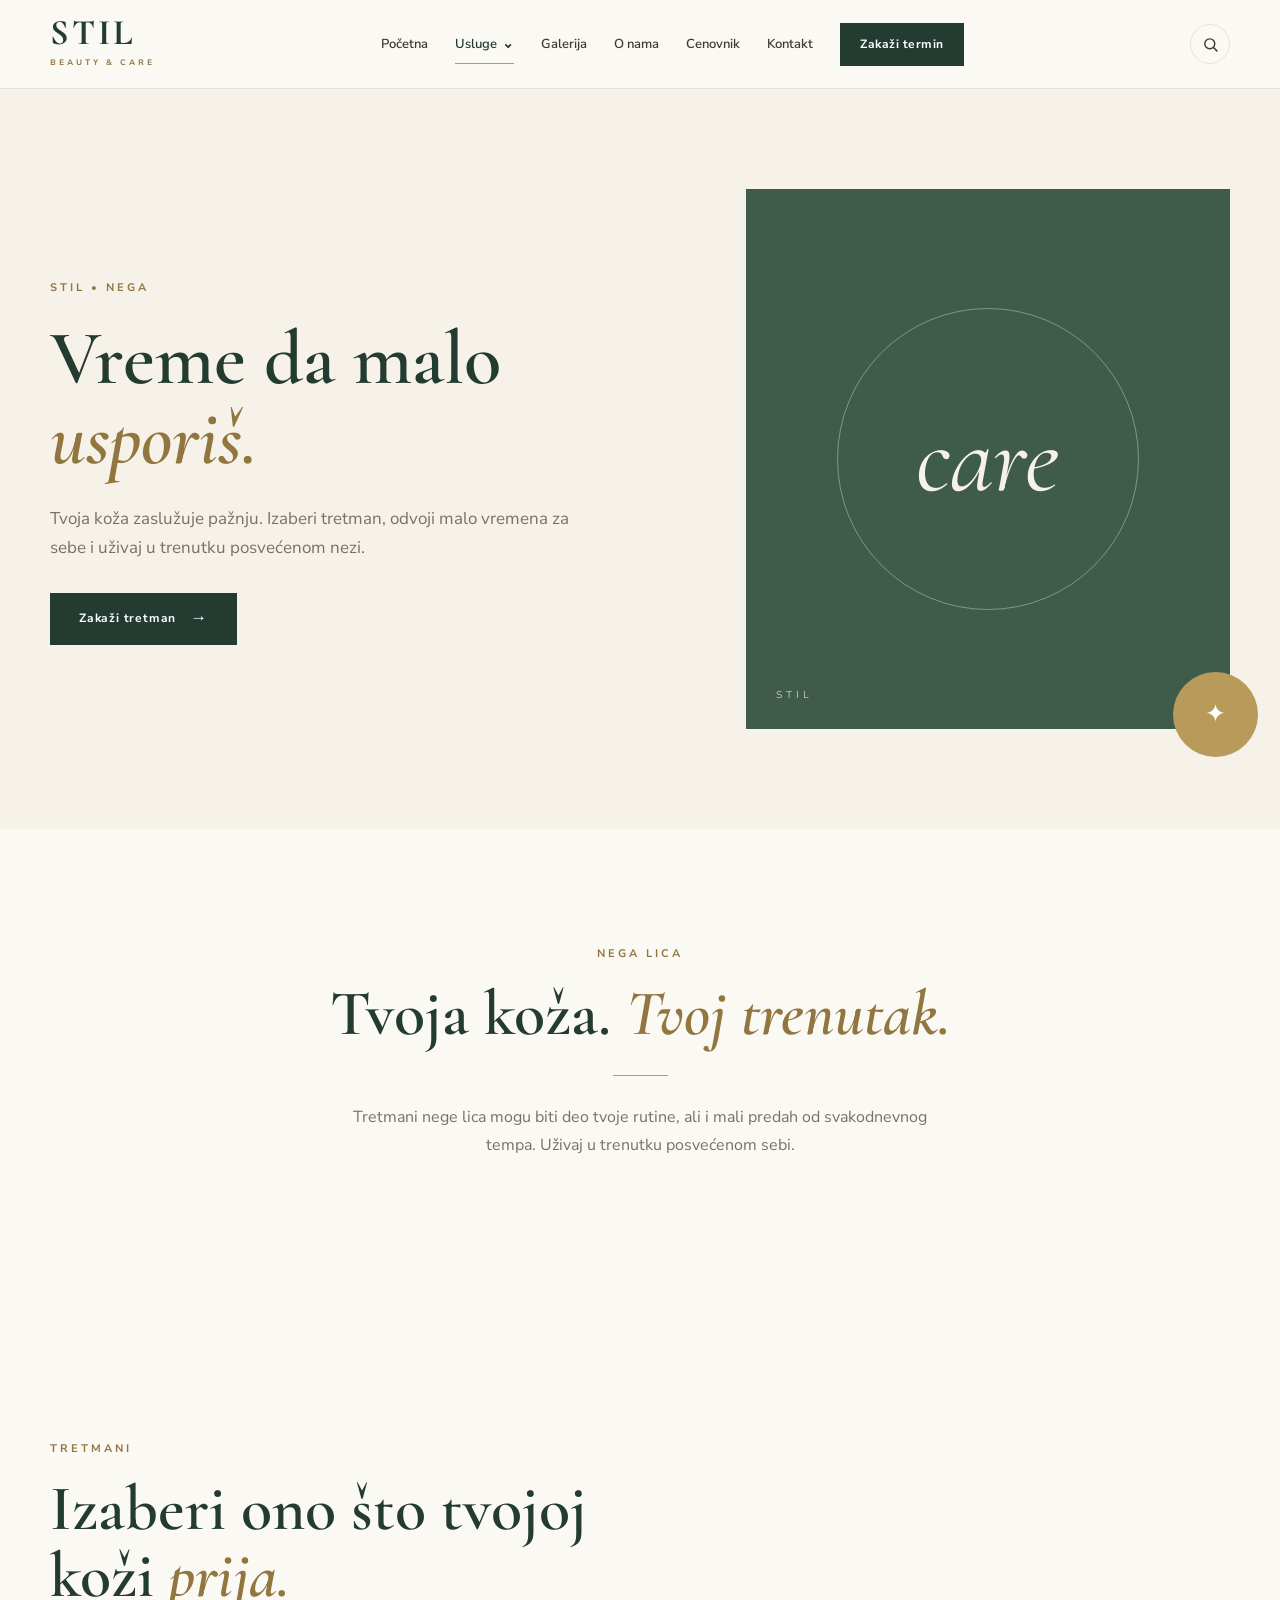
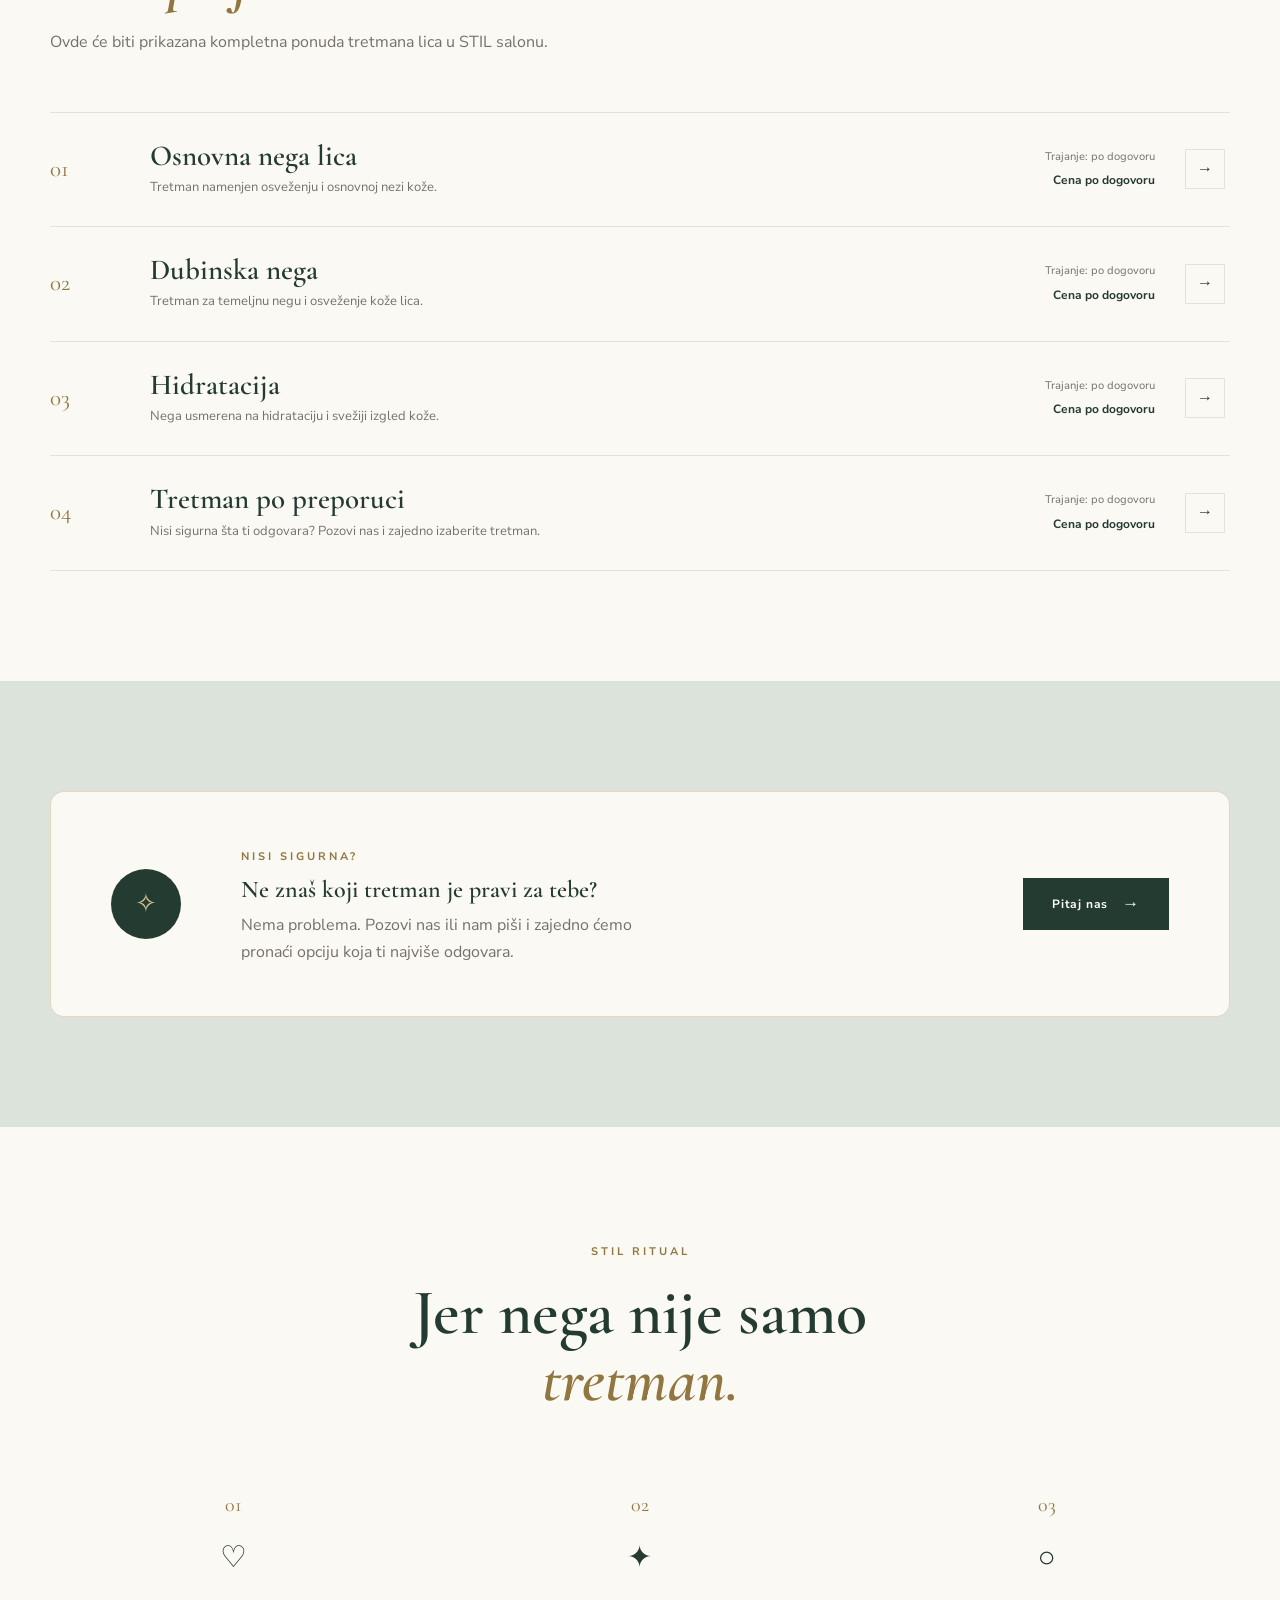
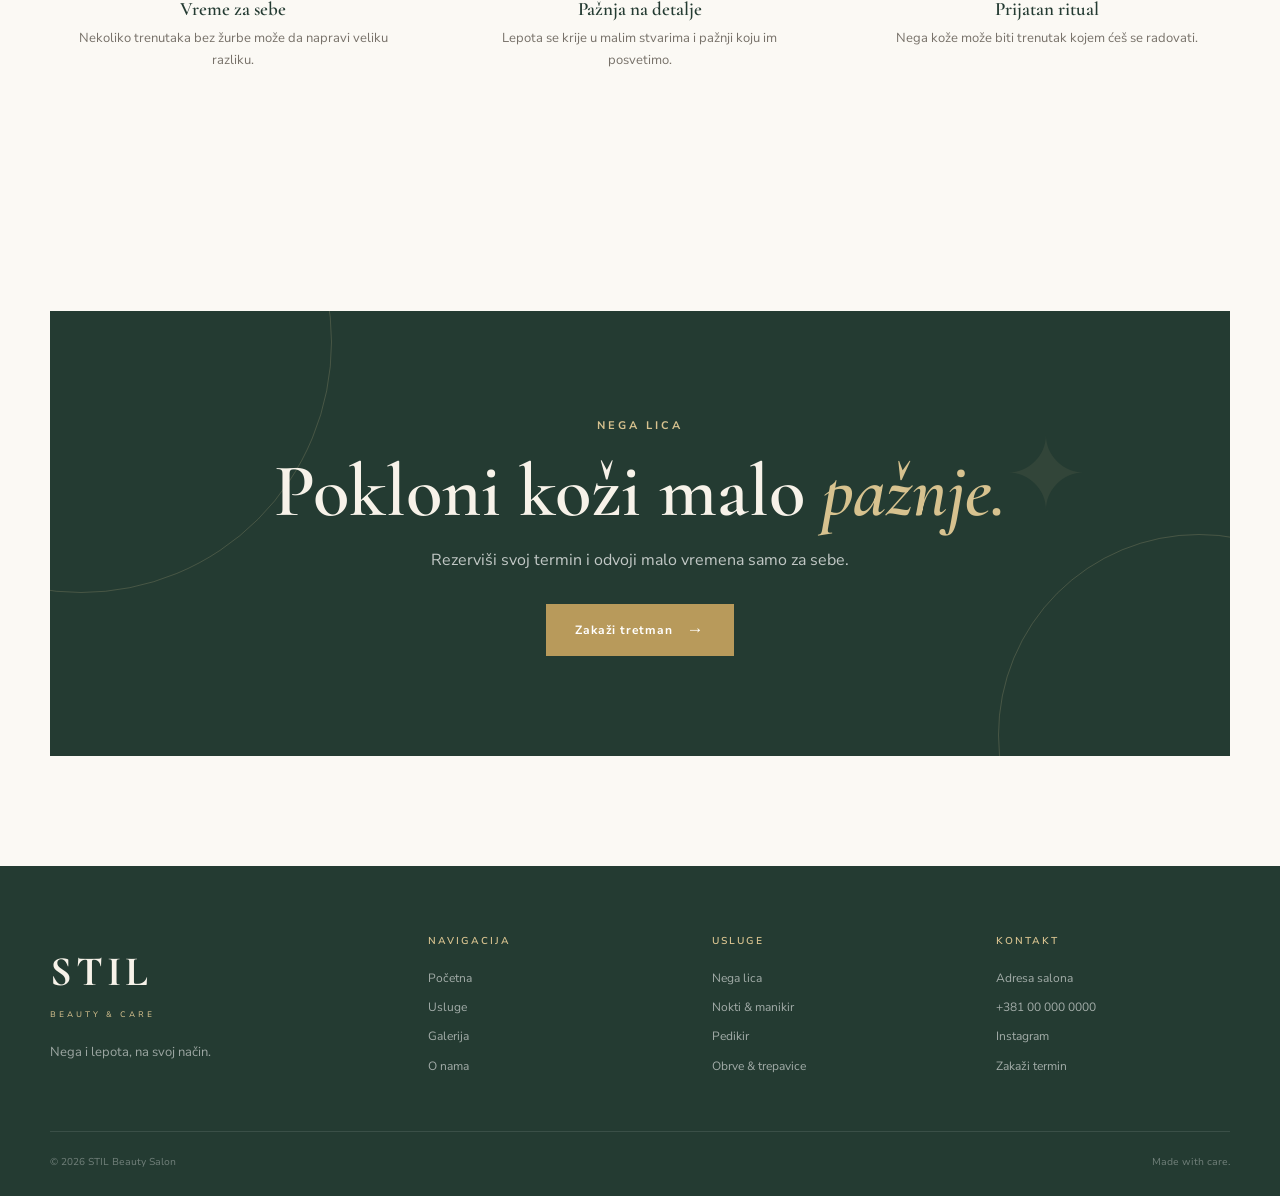
<file: nega-lica.html>
<!DOCTYPE html>

<html lang="sr">
<head>
<meta charset="utf-8"/>
<meta content="width=device-width, initial-scale=1.0" name="viewport"/>
<title>Nega lica | STIL Beauty Salon</title>
<meta content="Nega lica u STIL Beauty Salonu — tretmani za negu, osveženje i lepši izgled kože." name="description"/>
<link href="https://fonts.googleapis.com" rel="preconnect"/>
<link crossorigin="" href="https://fonts.gstatic.com" rel="preconnect"/>
<link href="https://fonts.googleapis.com/css2?family=Cormorant+Garamond:wght@400;500;600;700&amp;family=Nunito+Sans:wght@300;400;500;600;700&amp;display=swap" rel="stylesheet"/>
<link href="style.css" rel="stylesheet"/>
</head>
<body>
<!-- =========================================================
     HEADER
========================================================= -->
<header class="site-header" id="siteHeader">
<div class="container header-inner">
<a aria-label="STIL Beauty Salon - Početna" class="logo" href="index.html">
<span class="logo-main">STIL</span>
<span class="logo-sub">beauty &amp; care</span>
</a>
<nav class="main-nav" id="mainNav">
<a class="nav-link" href="index.html">
                Početna
            </a>
<div class="nav-dropdown">
<a class="nav-link dropdown-trigger active" href="usluge.html">
                    Usluge
                    <span class="dropdown-arrow">⌄</span>
</a>
<div class="dropdown-menu">
<a class="active" href="nega-lica.html">
                        Nega lica
                    </a>
<a href="nokti.html">
                        Nokti &amp; manikir
                    </a>
<a href="pedikir.html">
                        Pedikir
                    </a>
<a href="obrve-trepavice.html">
                        Obrve &amp; trepavice
                    </a>
</div>
</div>
<a class="nav-link" href="galerija.html">
                Galerija
            </a>
<a class="nav-link" href="o-nama.html">
                O nama
            </a>
<a class="nav-link" href="cenovnik.html">
                Cenovnik
            </a>
<a class="nav-link" href="kontakt.html">
                Kontakt
            </a>
<a class="nav-cta" href="kontakt.html">
                Zakaži termin
            </a>
</nav>
<button aria-label="Pretraga" class="search-toggle" id="searchToggle">
<svg fill="none" stroke="currentColor" stroke-linecap="round" stroke-linejoin="round" stroke-width="2" viewbox="0 0 24 24">
<circle cx="11" cy="11" r="7"></circle>
<line x1="21" x2="16.65" y1="21" y2="16.65"></line>
</svg>
</button>
<button aria-expanded="false" aria-label="Otvori meni" class="menu-toggle" id="menuToggle">
<span></span>
<span></span>
<span></span>
</button>
</div>
<!-- =========================================================
     SEARCH OVERLAY
========================================================= -->
<div class="search-overlay" id="searchOverlay">
<div class="search-box">
<div class="search-box-top">
<input autocomplete="off" id="searchInput" placeholder="Pretraži sajt..." type="text"/>
<button aria-label="Zatvori pretragu" class="search-close" id="searchClose">
                ✕
            </button>
</div>
<div class="search-results" id="searchResults"></div>
</div>
</div>
</header>
<main>
<!-- =========================================================
     PAGE HERO
========================================================= -->
<section class="service-detail-hero face-hero" id="vreme-da-malo-usporis">
<div class="container service-detail-grid">
<div class="service-detail-content reveal">
<span class="section-kicker">
                STIL • NEGA
            </span>
<h1>
                Vreme da
                malo <em>usporiš.</em>
</h1>
<p>
                Tvoja koža zaslužuje pažnju. Izaberi tretman,
                odvoji malo vremena za sebe i uživaj u trenutku
                posvećenom nezi.
            </p>
<a class="btn btn-primary" href="kontakt.html">
                Zakaži tretman
                <span>→</span>
</a>
</div>
<div class="service-detail-visual reveal">
<div class="detail-image-placeholder">
<span class="detail-script">
                    care
                </span>
<span class="detail-brand">
                    STIL
                </span>
</div>
<div class="detail-gold-circle">
                ✦
            </div>
</div>
</div>
</section>
<!-- =========================================================
     INTRO
========================================================= -->
<section class="service-intro section" id="tvoja-koza-tvoj-trenutak">
<div class="container narrow-container">
<div class="section-heading centered reveal">
<span class="section-kicker">
                NEGA LICA
            </span>
<h2>
                Tvoja koža.
                <em>Tvoj trenutak.</em>
</h2>
<div class="gold-divider"></div>
<p>
                Tretmani nege lica mogu biti deo tvoje rutine,
                ali i mali predah od svakodnevnog tempa.
                Uživaj u trenutku posvećenom sebi.
            </p>
</div>
</div>
</section>
<!-- =========================================================
     TREATMENTS
========================================================= -->
<section class="treatments-section section" id="izaberi-ono-sto-tvojoj-kozi-prija">
<div class="container">
<div class="section-heading reveal">
<span class="section-kicker">
                TRETMANI
            </span>
<h2>
                Izaberi ono što
                tvojoj koži <em>prija.</em>
</h2>
<p>
                Ovde će biti prikazana kompletna ponuda
                tretmana lica u STIL salonu.
            </p>
</div>
<div class="treatments-list">
<!-- TREATMENT 1 -->
<article class="treatment-card reveal">
<div class="treatment-index">
                    01
                </div>
<div class="treatment-main">
<h3>
                        Osnovna nega lica
                    </h3>
<p>
                        Tretman namenjen osveženju i osnovnoj
                        nezi kože.
                    </p>
</div>
<div class="treatment-meta">
<span>
                        Trajanje: po dogovoru
                    </span>
<strong>
                        Cena po dogovoru
                    </strong>
</div>
<a class="treatment-arrow" href="kontakt.html">
                    →
                </a>
</article>
<!-- TREATMENT 2 -->
<article class="treatment-card reveal">
<div class="treatment-index">
                    02
                </div>
<div class="treatment-main">
<h3>
                        Dubinska nega
                    </h3>
<p>
                        Tretman za temeljnu negu i osveženje
                        kože lica.
                    </p>
</div>
<div class="treatment-meta">
<span>
                        Trajanje: po dogovoru
                    </span>
<strong>
                        Cena po dogovoru
                    </strong>
</div>
<a class="treatment-arrow" href="kontakt.html">
                    →
                </a>
</article>
<!-- TREATMENT 3 -->
<article class="treatment-card reveal">
<div class="treatment-index">
                    03
                </div>
<div class="treatment-main">
<h3>
                        Hidratacija
                    </h3>
<p>
                        Nega usmerena na hidrataciju i svežiji
                        izgled kože.
                    </p>
</div>
<div class="treatment-meta">
<span>
                        Trajanje: po dogovoru
                    </span>
<strong>
                        Cena po dogovoru
                    </strong>
</div>
<a class="treatment-arrow" href="kontakt.html">
                    →
                </a>
</article>
<!-- TREATMENT 4 -->
<article class="treatment-card reveal">
<div class="treatment-index">
                    04
                </div>
<div class="treatment-main">
<h3>
                        Tretman po preporuci
                    </h3>
<p>
                        Nisi sigurna šta ti odgovara?
                        Pozovi nas i zajedno izaberite tretman.
                    </p>
</div>
<div class="treatment-meta">
<span>
                        Trajanje: po dogovoru
                    </span>
<strong>
                        Cena po dogovoru
                    </strong>
</div>
<a class="treatment-arrow" href="kontakt.html">
                    →
                </a>
</article>
</div>
</div>
</section>
<!-- =========================================================
     NOTE / CONSULTATION
========================================================= -->
<section class="consultation-section section" id="ne-znas-koji-tretman-je-pravi-za-tebe">
<div class="container">
<div class="consultation-box reveal">
<div class="consultation-icon">
                ✧
            </div>
<div class="consultation-content">
<span class="section-kicker">
                    NISI SIGURNA?
                </span>
<h2>
                    Ne znaš koji tretman
                    je pravi za tebe?
                </h2>
<p>
                    Nema problema. Pozovi nas ili nam piši
                    i zajedno ćemo pronaći opciju koja ti najviše odgovara.
                </p>
</div>
<a class="btn btn-primary" href="kontakt.html">
                Pitaj nas
                <span>→</span>
</a>
</div>
</div>
</section>
<!-- =========================================================
     BENEFITS
========================================================= -->
<section class="benefits-section section" id="jer-nega-nije-samo-tretman">
<div class="container">
<div class="section-heading centered reveal">
<span class="section-kicker">
                STIL RITUAL
            </span>
<h2>
                Jer nega nije
                samo <em>tretman.</em>
</h2>
</div>
<div class="benefits-grid">
<div class="benefit-card reveal">
<span class="benefit-number">
                    01
                </span>
<span class="benefit-icon">
                    ♡
                </span>
<h3>
                    Vreme za sebe
                </h3>
<p>
                    Nekoliko trenutaka bez žurbe
                    može da napravi veliku razliku.
                </p>
</div>
<div class="benefit-card reveal">
<span class="benefit-number">
                    02
                </span>
<span class="benefit-icon">
                    ✦
                </span>
<h3>
                    Pažnja na detalje
                </h3>
<p>
                    Lepota se krije u malim stvarima
                    i pažnji koju im posvetimo.
                </p>
</div>
<div class="benefit-card reveal">
<span class="benefit-number">
                    03
                </span>
<span class="benefit-icon">
                    ○
                </span>
<h3>
                    Prijatan ritual
                </h3>
<p>
                    Nega kože može biti trenutak
                    kojem ćeš se radovati.
                </p>
</div>
</div>
</div>
</section>
<!-- =========================================================
     CTA
========================================================= -->
<section class="cta-section section" id="pokloni-kozi-malo-paznje">
<div class="container">
<div class="cta-box reveal">
<div class="cta-decoration">
                ✦
            </div>
<span class="section-kicker">
                NEGA LICA
            </span>
<h2>
                Pokloni koži
                malo <em>pažnje.</em>
</h2>
<p>
                Rezerviši svoj termin i odvoji malo vremena
                samo za sebe.
            </p>
<a class="btn btn-primary" href="kontakt.html">
                Zakaži tretman
                <span>→</span>
</a>
</div>
</div>
</section>
</main>
<!-- =========================================================
     FOOTER
========================================================= -->
<footer class="site-footer">
<div class="container">
<div class="footer-grid">
<div class="footer-brand">
<a class="footer-logo" href="index.html">
<span>STIL</span>
<small>
                        beauty &amp; care
                    </small>
</a>
<p>
                    Nega i lepota,
                    na svoj način.
                </p>
</div>
<div class="footer-column">
<h4>Navigacija</h4>
<a href="index.html">
                    Početna
                </a>
<a href="usluge.html">
                    Usluge
                </a>
<a href="galerija.html">
                    Galerija
                </a>
<a href="o-nama.html">
                    O nama
                </a>
</div>
<div class="footer-column">
<h4>Usluge</h4>
<a href="nega-lica.html">
                    Nega lica
                </a>
<a href="nokti.html">
                    Nokti &amp; manikir
                </a>
<a href="pedikir.html">
                    Pedikir
                </a>
<a href="obrve-trepavice.html">
                    Obrve &amp; trepavice
                </a>
</div>
<div class="footer-column">
<h4>Kontakt</h4>
<p>
                    Adresa salona
                </p>
<a href="tel:+381000000000">
                    +381 00 000 0000
                </a>
<a href="#">
                    Instagram
                </a>
<a href="kontakt.html">
                    Zakaži termin
                </a>
</div>
</div>
<div class="footer-bottom">
<span>
                © 2026 STIL Beauty Salon
            </span>
<span>
                Made with care.
            </span>
</div>
</div>
</footer>
<script src="js_main.js"></script>
</body>
</html>
</file>
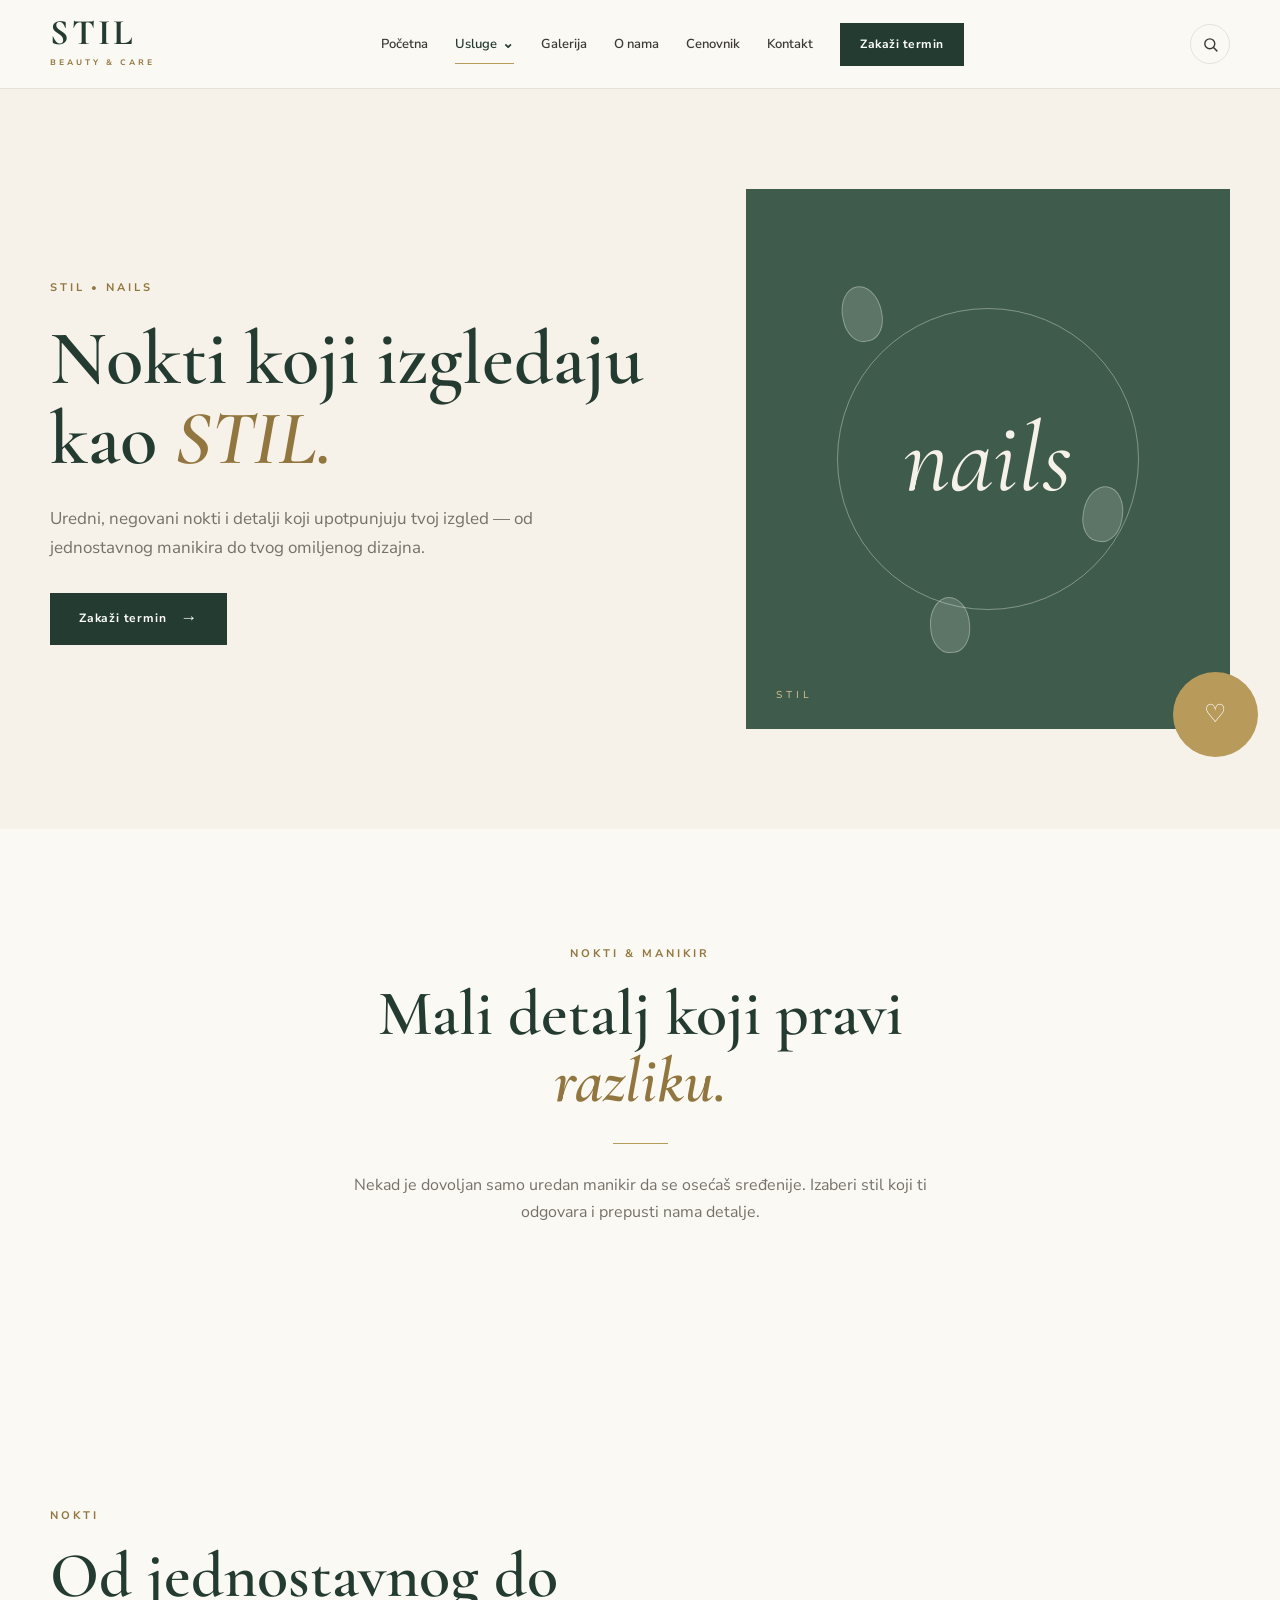
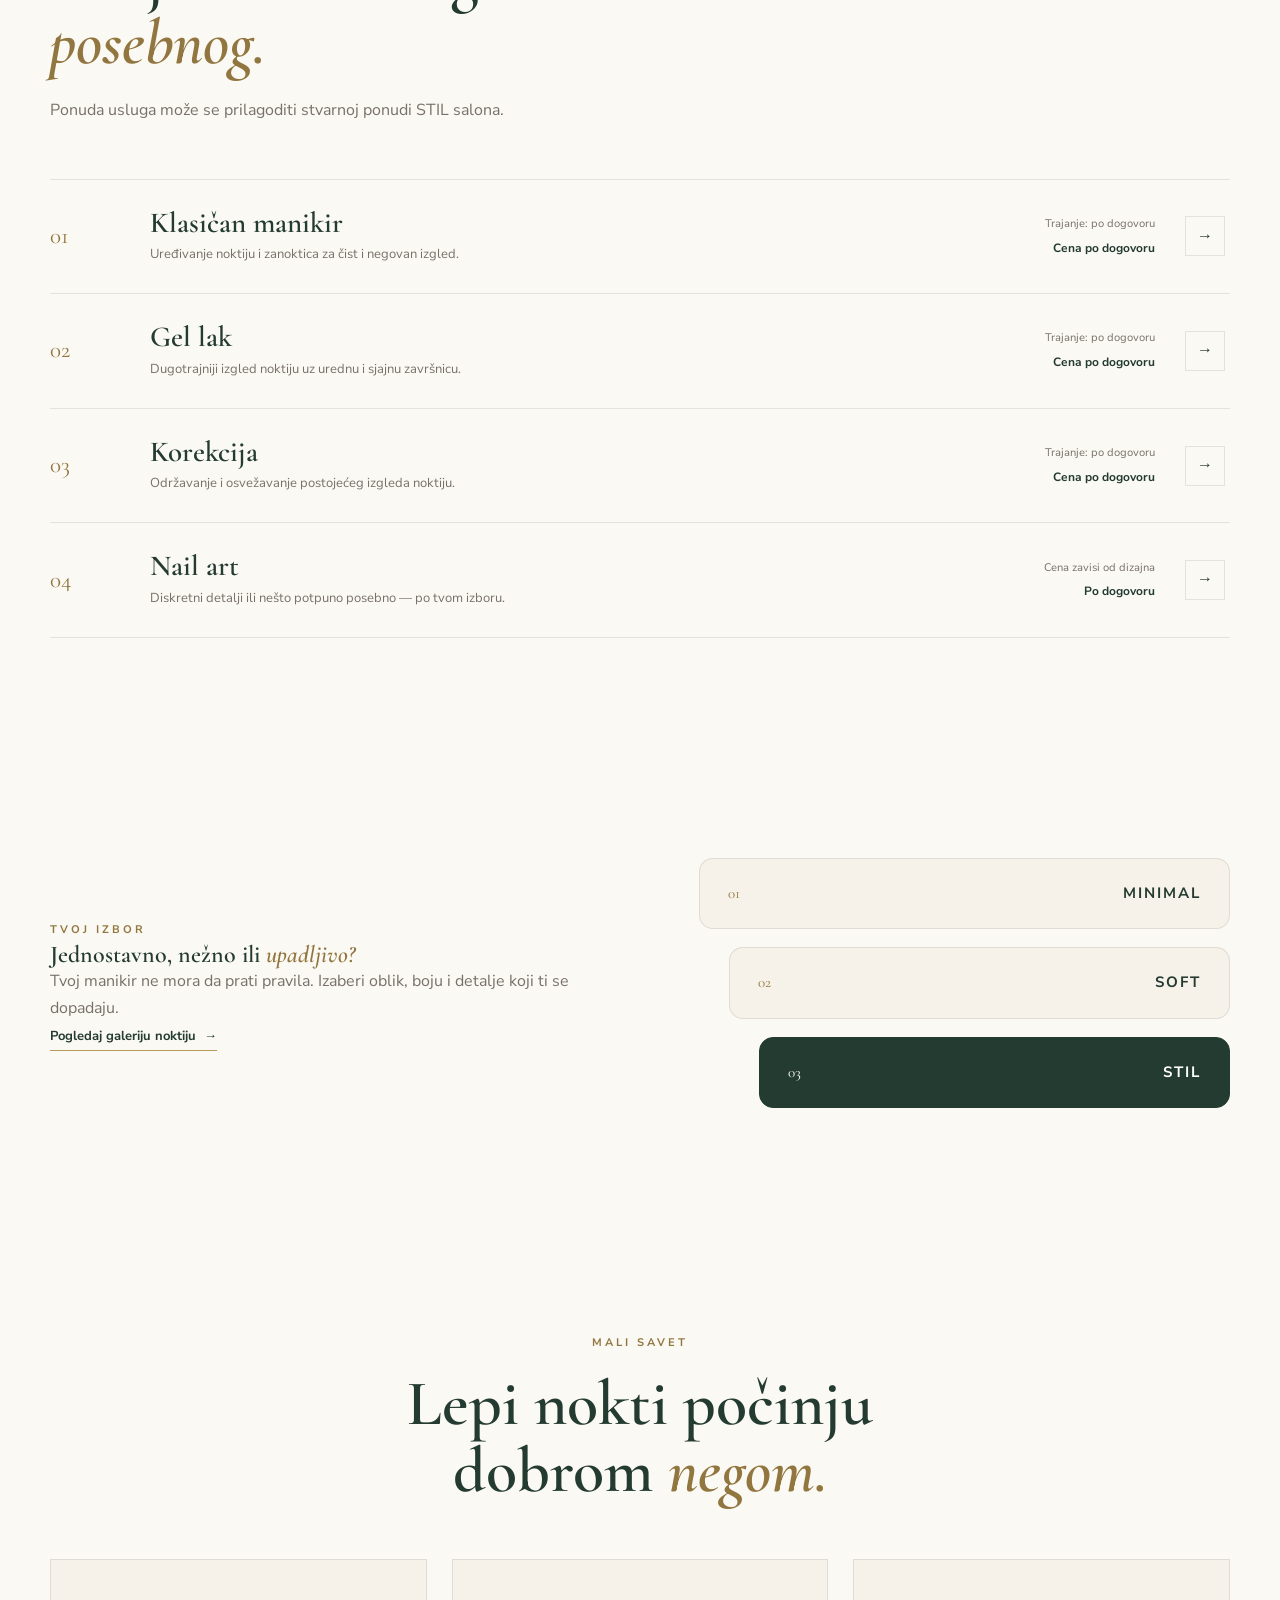
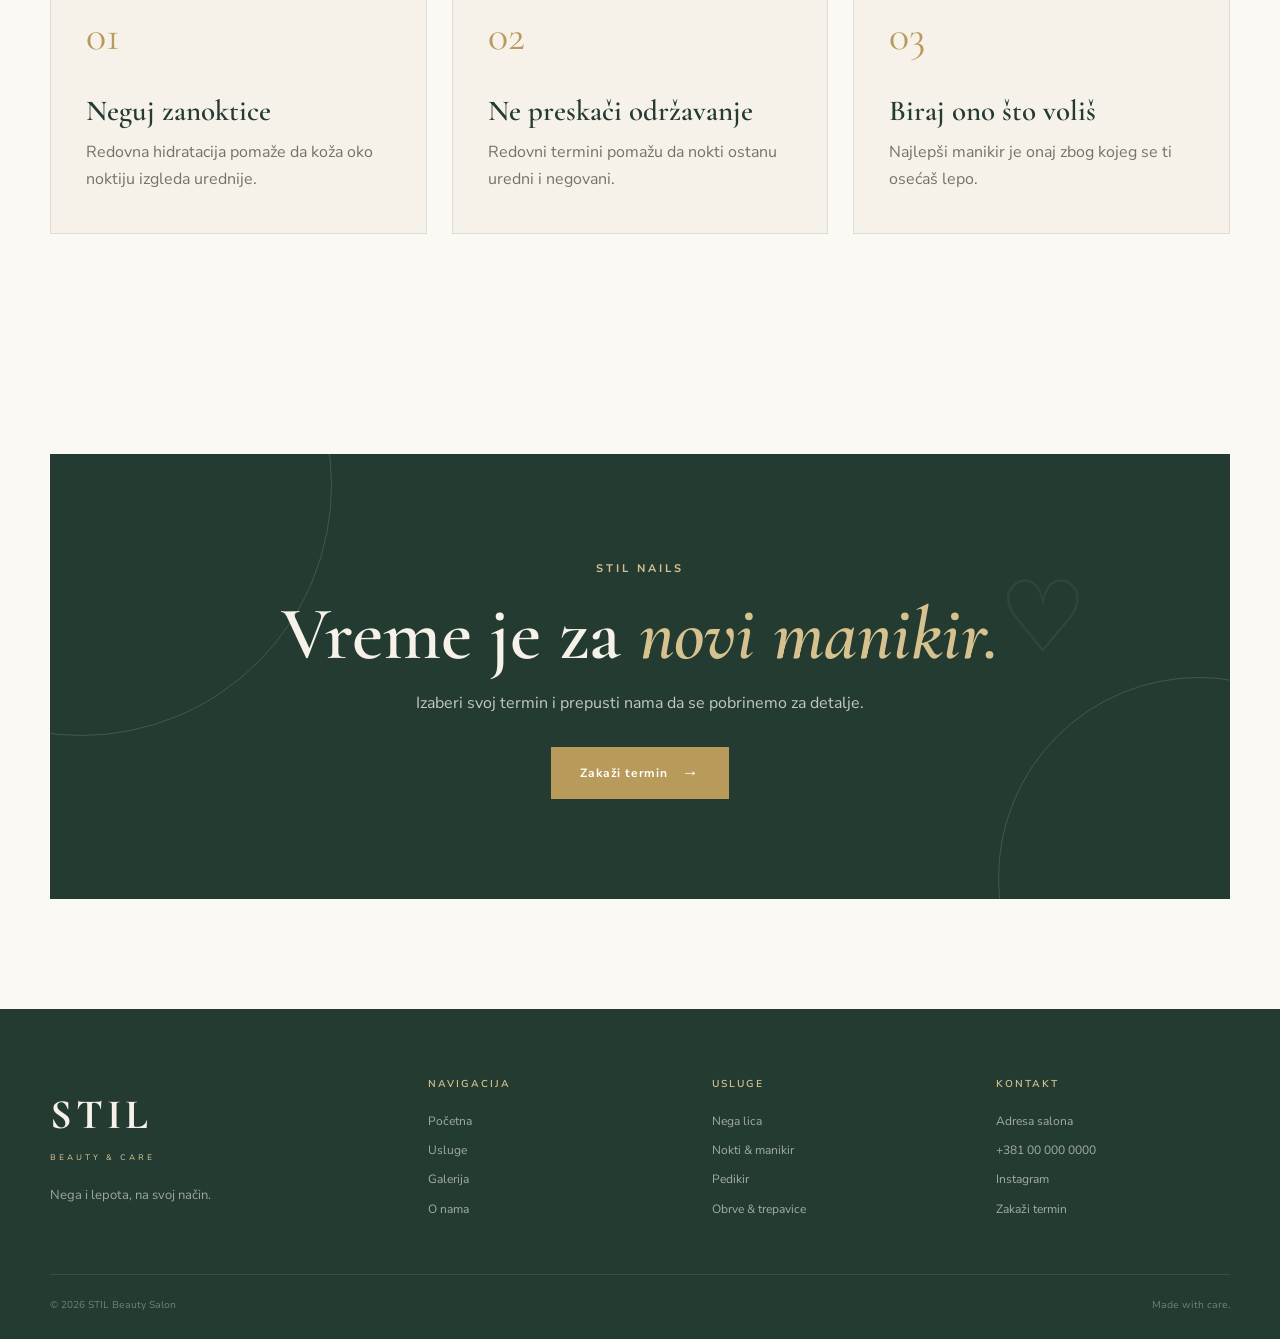
<file: nokti.html>
<!DOCTYPE html>

<html lang="sr">
<head>
<meta charset="utf-8"/>
<meta content="width=device-width, initial-scale=1.0" name="viewport"/>
<title>Nokti &amp; Manikir | STIL Beauty Salon</title>
<meta content="Nokti i manikir u STIL Beauty Salonu — uredni, negovani nokti i detalji koji upotpunjuju tvoj izgled." name="description"/>
<link href="https://fonts.googleapis.com" rel="preconnect"/>
<link crossorigin="" href="https://fonts.gstatic.com" rel="preconnect"/>
<link href="https://fonts.googleapis.com/css2?family=Cormorant+Garamond:wght@400;500;600;700&amp;family=Nunito+Sans:wght@300;400;500;600;700&amp;display=swap" rel="stylesheet"/>
<link href="style.css" rel="stylesheet"/>
</head>
<body>
<!-- =========================================================
     HEADER
========================================================= -->
<header class="site-header" id="siteHeader">
<div class="container header-inner">
<a aria-label="STIL Beauty Salon - Početna" class="logo" href="index.html">
<span class="logo-main">STIL</span>
<span class="logo-sub">beauty &amp; care</span>
</a>
<nav class="main-nav" id="mainNav">
<a class="nav-link" href="index.html">
                Početna
            </a>
<div class="nav-dropdown">
<a class="nav-link dropdown-trigger active" href="usluge.html">
                    Usluge
                    <span class="dropdown-arrow">⌄</span>
</a>
<div class="dropdown-menu">
<a href="nega-lica.html">
                        Nega lica
                    </a>
<a class="active" href="nokti.html">
                        Nokti &amp; manikir
                    </a>
<a href="pedikir.html">
                        Pedikir
                    </a>
<a href="obrve-trepavice.html">
                        Obrve &amp; trepavice
                    </a>
</div>
</div>
<a class="nav-link" href="galerija.html">
                Galerija
            </a>
<a class="nav-link" href="o-nama.html">
                O nama
            </a>
<a class="nav-link" href="cenovnik.html">
                Cenovnik
            </a>
<a class="nav-link" href="kontakt.html">
                Kontakt
            </a>
<a class="nav-cta" href="kontakt.html">
                Zakaži termin
            </a>
</nav>
<button aria-label="Pretraga" class="search-toggle" id="searchToggle">
<svg fill="none" stroke="currentColor" stroke-linecap="round" stroke-linejoin="round" stroke-width="2" viewbox="0 0 24 24">
<circle cx="11" cy="11" r="7"></circle>
<line x1="21" x2="16.65" y1="21" y2="16.65"></line>
</svg>
</button>
<button aria-expanded="false" aria-label="Otvori meni" class="menu-toggle" id="menuToggle">
<span></span>
<span></span>
<span></span>
</button>
</div>
<!-- =========================================================
     SEARCH OVERLAY
========================================================= -->
<div class="search-overlay" id="searchOverlay">
<div class="search-box">
<div class="search-box-top">
<input autocomplete="off" id="searchInput" placeholder="Pretraži sajt..." type="text"/>
<button aria-label="Zatvori pretragu" class="search-close" id="searchClose">
                ✕
            </button>
</div>
<div class="search-results" id="searchResults"></div>
</div>
</div>
</header>
<main>
<!-- =========================================================
     HERO
========================================================= -->
<section class="service-detail-hero nails-hero" id="nokti-koji-izgledaju-kao-stil">
<div class="container service-detail-grid">
<div class="service-detail-content reveal">
<span class="section-kicker">
                STIL • NAILS
            </span>
<h1>
                Nokti koji
                izgledaju kao <em>STIL.</em>
</h1>
<p>
                Uredni, negovani nokti i detalji koji
                upotpunjuju tvoj izgled — od jednostavnog
                manikira do tvog omiljenog dizajna.
            </p>
<a class="btn btn-primary" href="kontakt.html">
                Zakaži termin
                <span>→</span>
</a>
</div>
<div class="service-detail-visual reveal">
<div class="detail-image-placeholder nails-placeholder">
<div class="nail-art-decoration">
<span class="nail-shape nail-one"></span>
<span class="nail-shape nail-two"></span>
<span class="nail-shape nail-three"></span>
</div>
<span class="detail-script">
                    nails
                </span>
<span class="detail-brand">
                    STIL
                </span>
</div>
<div class="detail-gold-circle">
                ♡
            </div>
</div>
</div>
</section>
<!-- =========================================================
     INTRO
========================================================= -->
<section class="service-intro section" id="mali-detalj-koji-pravi-razliku">
<div class="container narrow-container">
<div class="section-heading centered reveal">
<span class="section-kicker">
                NOKTI &amp; MANIKIR
            </span>
<h2>
                Mali detalj koji
                pravi <em>razliku.</em>
</h2>
<div class="gold-divider"></div>
<p>
                Nekad je dovoljan samo uredan manikir da se
                osećaš sređenije. Izaberi stil koji ti odgovara
                i prepusti nama detalje.
            </p>
</div>
</div>
</section>
<!-- =========================================================
     SERVICES
========================================================= -->
<section class="treatments-section section" id="od-jednostavnog-do-posebnog">
<div class="container">
<div class="section-heading reveal">
<span class="section-kicker">
                NOKTI
            </span>
<h2>
                Od jednostavnog
                do <em>posebnog.</em>
</h2>
<p>
                Ponuda usluga može se prilagoditi stvarnoj
                ponudi STIL salona.
            </p>
</div>
<div class="treatments-list">
<!-- 01 -->
<article class="treatment-card reveal">
<div class="treatment-index">
                    01
                </div>
<div class="treatment-main">
<h3>
                        Klasičan manikir
                    </h3>
<p>
                        Uređivanje noktiju i zanoktica
                        za čist i negovan izgled.
                    </p>
</div>
<div class="treatment-meta">
<span>
                        Trajanje: po dogovoru
                    </span>
<strong>
                        Cena po dogovoru
                    </strong>
</div>
<a class="treatment-arrow" href="kontakt.html">
                    →
                </a>
</article>
<!-- 02 -->
<article class="treatment-card reveal">
<div class="treatment-index">
                    02
                </div>
<div class="treatment-main">
<h3>
                        Gel lak
                    </h3>
<p>
                        Dugotrajniji izgled noktiju uz
                        urednu i sjajnu završnicu.
                    </p>
</div>
<div class="treatment-meta">
<span>
                        Trajanje: po dogovoru
                    </span>
<strong>
                        Cena po dogovoru
                    </strong>
</div>
<a class="treatment-arrow" href="kontakt.html">
                    →
                </a>
</article>
<!-- 03 -->
<article class="treatment-card reveal">
<div class="treatment-index">
                    03
                </div>
<div class="treatment-main">
<h3>
                        Korekcija
                    </h3>
<p>
                        Održavanje i osvežavanje postojećeg
                        izgleda noktiju.
                    </p>
</div>
<div class="treatment-meta">
<span>
                        Trajanje: po dogovoru
                    </span>
<strong>
                        Cena po dogovoru
                    </strong>
</div>
<a class="treatment-arrow" href="kontakt.html">
                    →
                </a>
</article>
<!-- 04 -->
<article class="treatment-card reveal">
<div class="treatment-index">
                    04
                </div>
<div class="treatment-main">
<h3>
                        Nail art
                    </h3>
<p>
                        Diskretni detalji ili nešto potpuno
                        posebno — po tvom izboru.
                    </p>
</div>
<div class="treatment-meta">
<span>
                        Cena zavisi od dizajna
                    </span>
<strong>
                        Po dogovoru
                    </strong>
</div>
<a class="treatment-arrow" href="kontakt.html">
                    →
                </a>
</article>
</div>
</div>
</section>
<!-- =========================================================
     STYLE SECTION
========================================================= -->
<section class="nails-style-section section" id="jednostavno-nezno-ili-upadljivo">
<div class="container nails-style-grid">
<div class="nails-style-content reveal">
<span class="section-kicker">
                TVOJ IZBOR
            </span>
<h2>
                Jednostavno,
                nežno ili <em>upadljivo?</em>
</h2>
<p>
                Tvoj manikir ne mora da prati pravila.
                Izaberi oblik, boju i detalje koji ti se dopadaju.
            </p>
<a class="text-link" href="galerija.html">
                Pogledaj galeriju noktiju
                <span>→</span>
</a>
</div>
<div class="nails-style-visual reveal">
<div class="style-card style-card-one">
<span>01</span>
<strong>MINIMAL</strong>
</div>
<div class="style-card style-card-two">
<span>02</span>
<strong>SOFT</strong>
</div>
<div class="style-card style-card-three">
<span>03</span>
<strong>STIL</strong>
</div>
</div>
</div>
</section>
<!-- =========================================================
     CARE TIPS
========================================================= -->
<section class="nails-tips section" id="lepi-nokti-pocinju-dobrom-negom">
<div class="container">
<div class="section-heading centered reveal">
<span class="section-kicker">
                MALI SAVET
            </span>
<h2>
                Lepi nokti počinju
                dobrom <em>negom.</em>
</h2>
</div>
<div class="tips-grid">
<div class="tip-card reveal">
<span class="tip-number">
                    01
                </span>
<h3>
                    Neguj zanoktice
                </h3>
<p>
                    Redovna hidratacija pomaže da koža oko
                    noktiju izgleda urednije.
                </p>
</div>
<div class="tip-card reveal">
<span class="tip-number">
                    02
                </span>
<h3>
                    Ne preskači održavanje
                </h3>
<p>
                    Redovni termini pomažu da nokti
                    ostanu uredni i negovani.
                </p>
</div>
<div class="tip-card reveal">
<span class="tip-number">
                    03
                </span>
<h3>
                    Biraj ono što voliš
                </h3>
<p>
                    Najlepši manikir je onaj zbog kojeg
                    se ti osećaš lepo.
                </p>
</div>
</div>
</div>
</section>
<!-- =========================================================
     CTA
========================================================= -->
<section class="cta-section section" id="vreme-je-za-novi-manikir">
<div class="container">
<div class="cta-box reveal">
<div class="cta-decoration">
                ♡
            </div>
<span class="section-kicker">
                STIL NAILS
            </span>
<h2>
                Vreme je za
                <em>novi manikir.</em>
</h2>
<p>
                Izaberi svoj termin i prepusti nama
                da se pobrinemo za detalje.
            </p>
<a class="btn btn-primary" href="kontakt.html">
                Zakaži termin
                <span>→</span>
</a>
</div>
</div>
</section>
</main>
<!-- =========================================================
     FOOTER
========================================================= -->
<footer class="site-footer">
<div class="container">
<div class="footer-grid">
<div class="footer-brand">
<a class="footer-logo" href="index.html">
<span>STIL</span>
<small>
                        beauty &amp; care
                    </small>
</a>
<p>
                    Nega i lepota,
                    na svoj način.
                </p>
</div>
<div class="footer-column">
<h4>Navigacija</h4>
<a href="index.html">
                    Početna
                </a>
<a href="usluge.html">
                    Usluge
                </a>
<a href="galerija.html">
                    Galerija
                </a>
<a href="o-nama.html">
                    O nama
                </a>
</div>
<div class="footer-column">
<h4>Usluge</h4>
<a href="nega-lica.html">
                    Nega lica
                </a>
<a href="nokti.html">
                    Nokti &amp; manikir
                </a>
<a href="pedikir.html">
                    Pedikir
                </a>
<a href="obrve-trepavice.html">
                    Obrve &amp; trepavice
                </a>
</div>
<div class="footer-column">
<h4>Kontakt</h4>
<p>
                    Adresa salona
                </p>
<a href="tel:+381000000000">
                    +381 00 000 0000
                </a>
<a href="#">
                    Instagram
                </a>
<a href="kontakt.html">
                    Zakaži termin
                </a>
</div>
</div>
<div class="footer-bottom">
<span>
                © 2026 STIL Beauty Salon
            </span>
<span>
                Made with care.
            </span>
</div>
</div>
</footer>
<script src="js_main.js"></script>
</body>
</html>
</file>
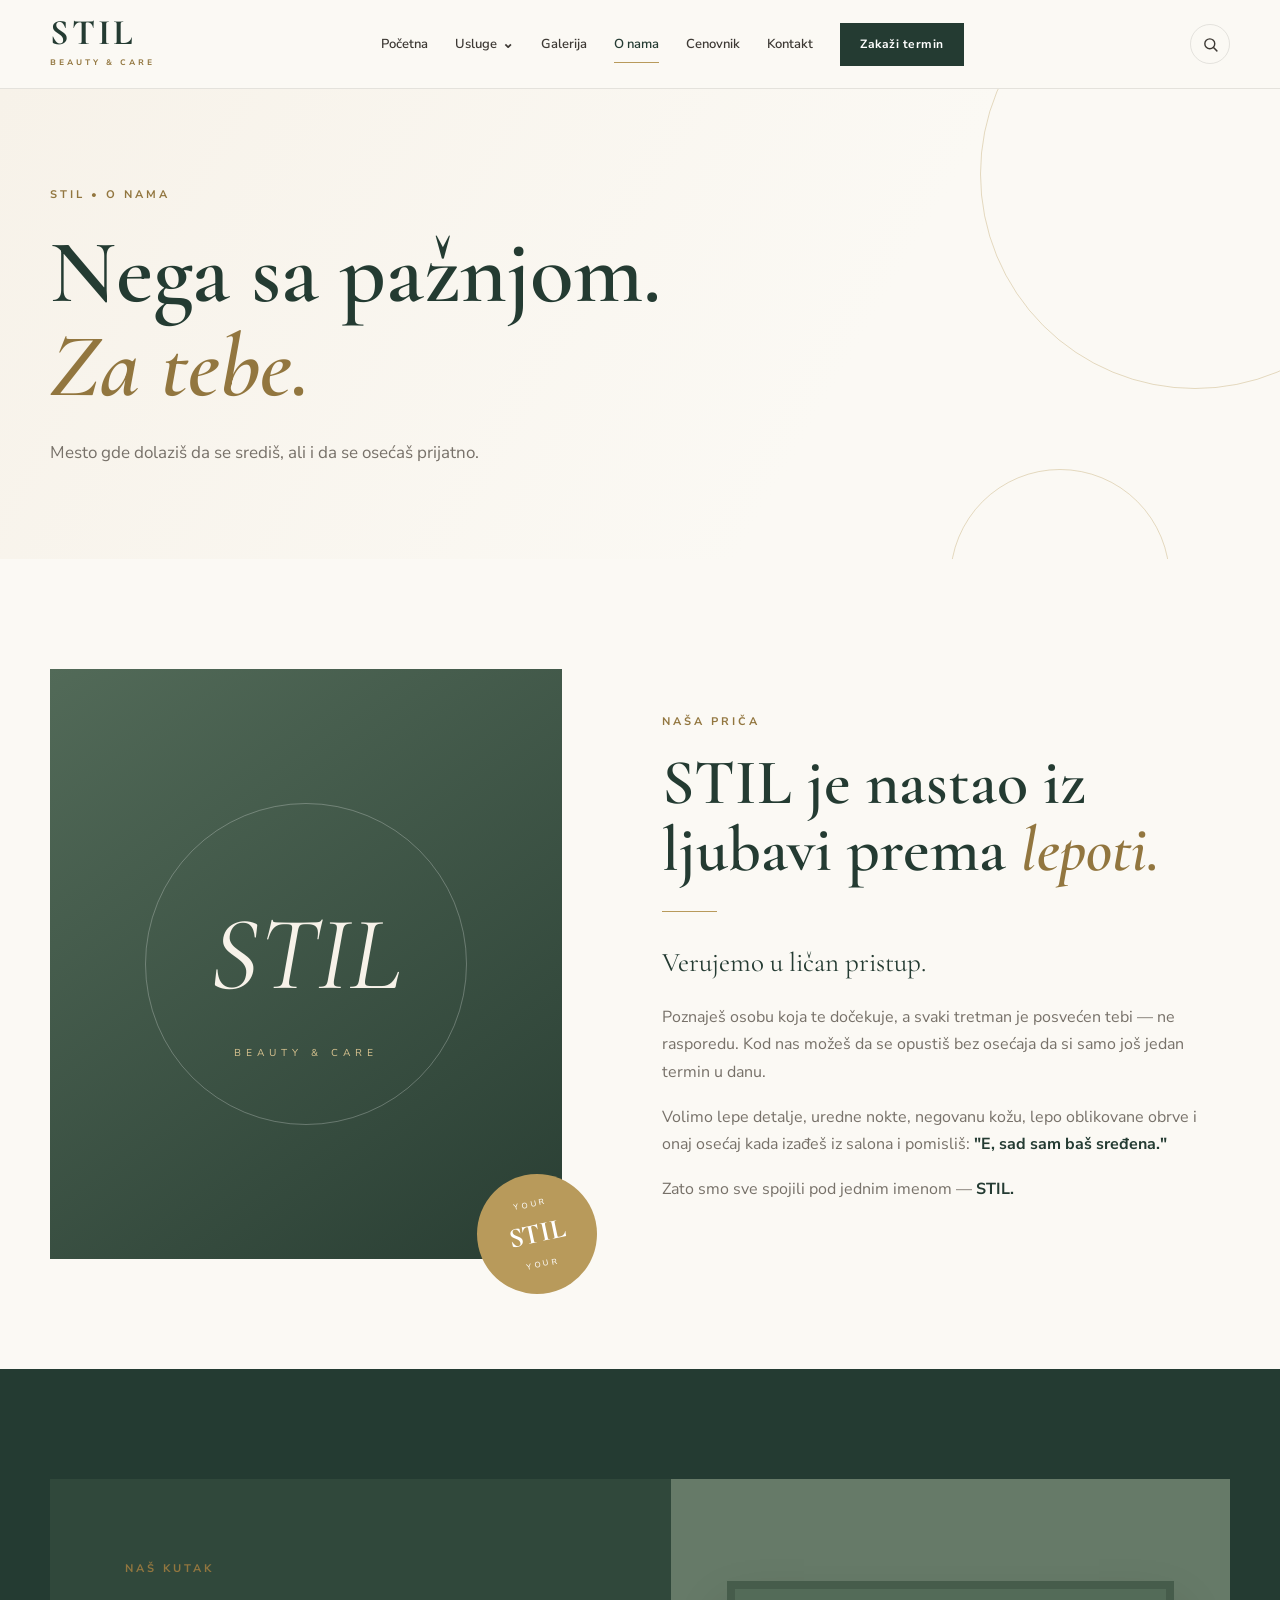
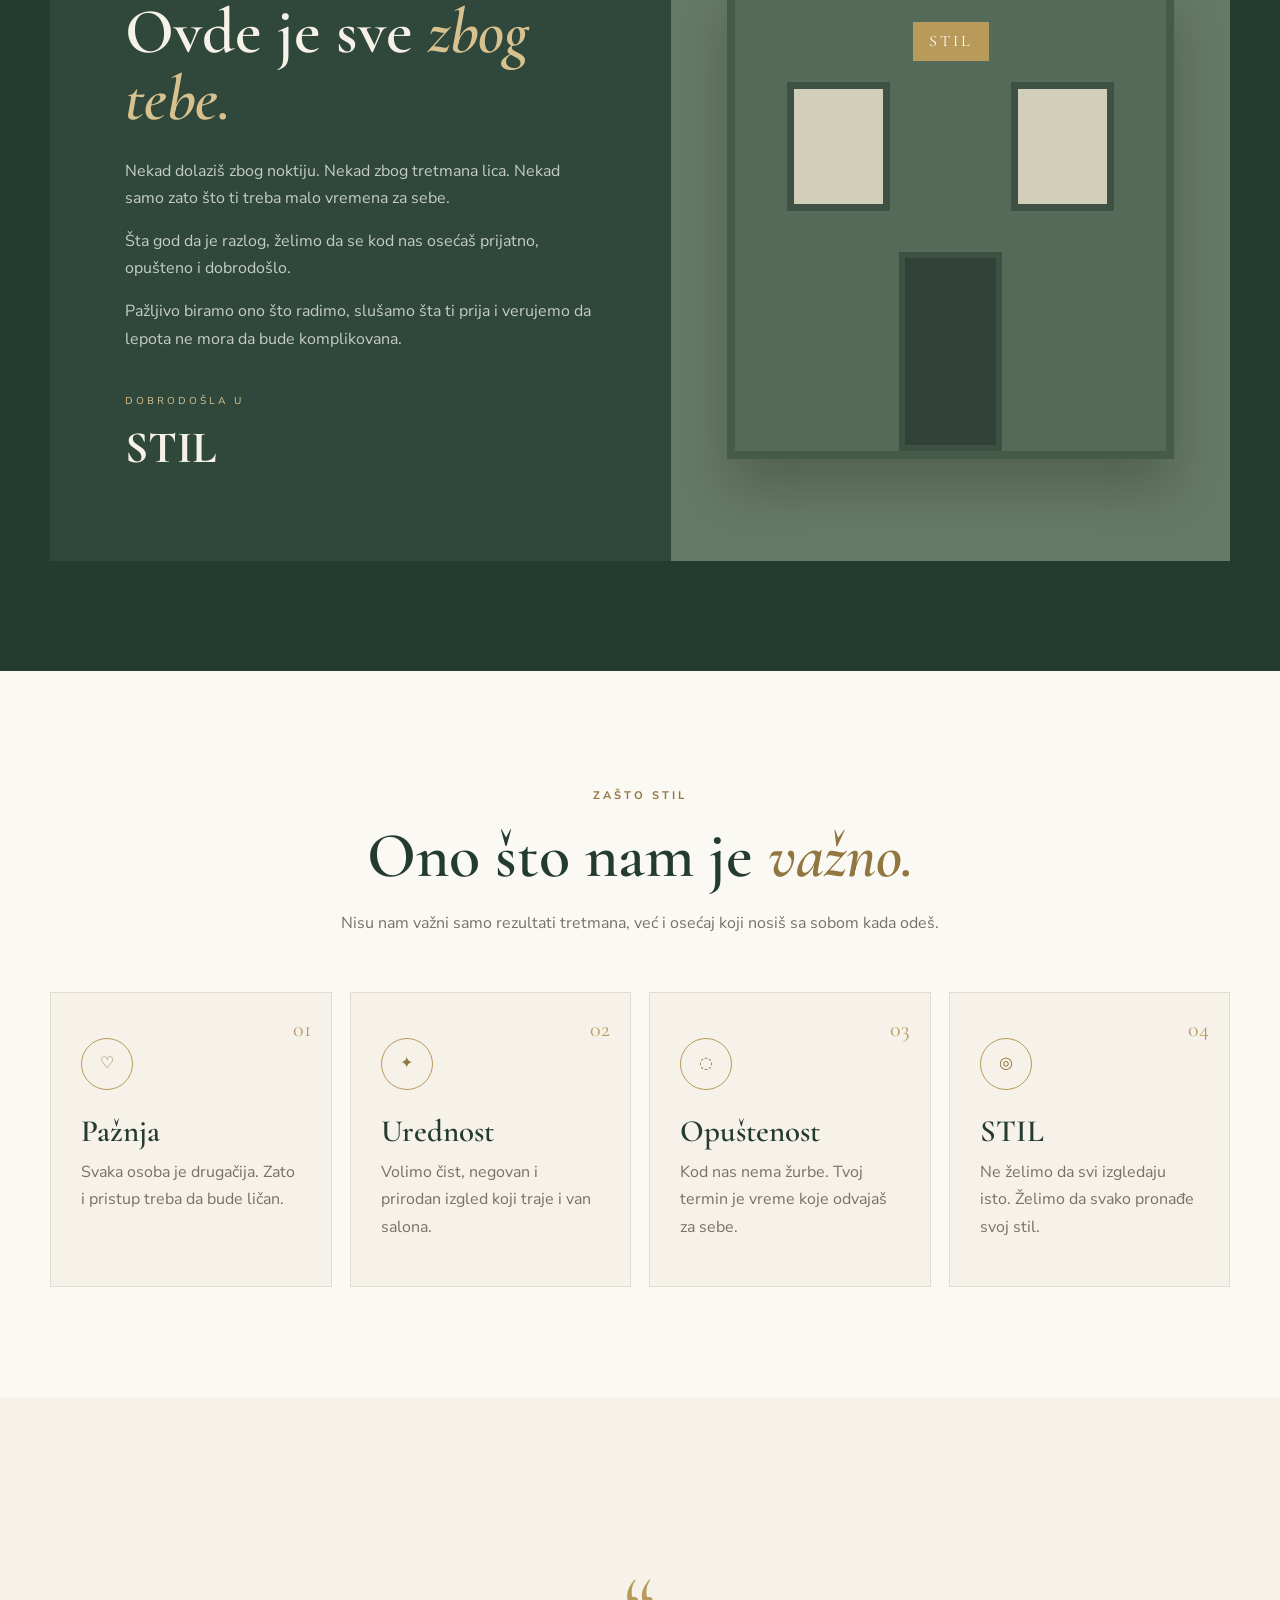
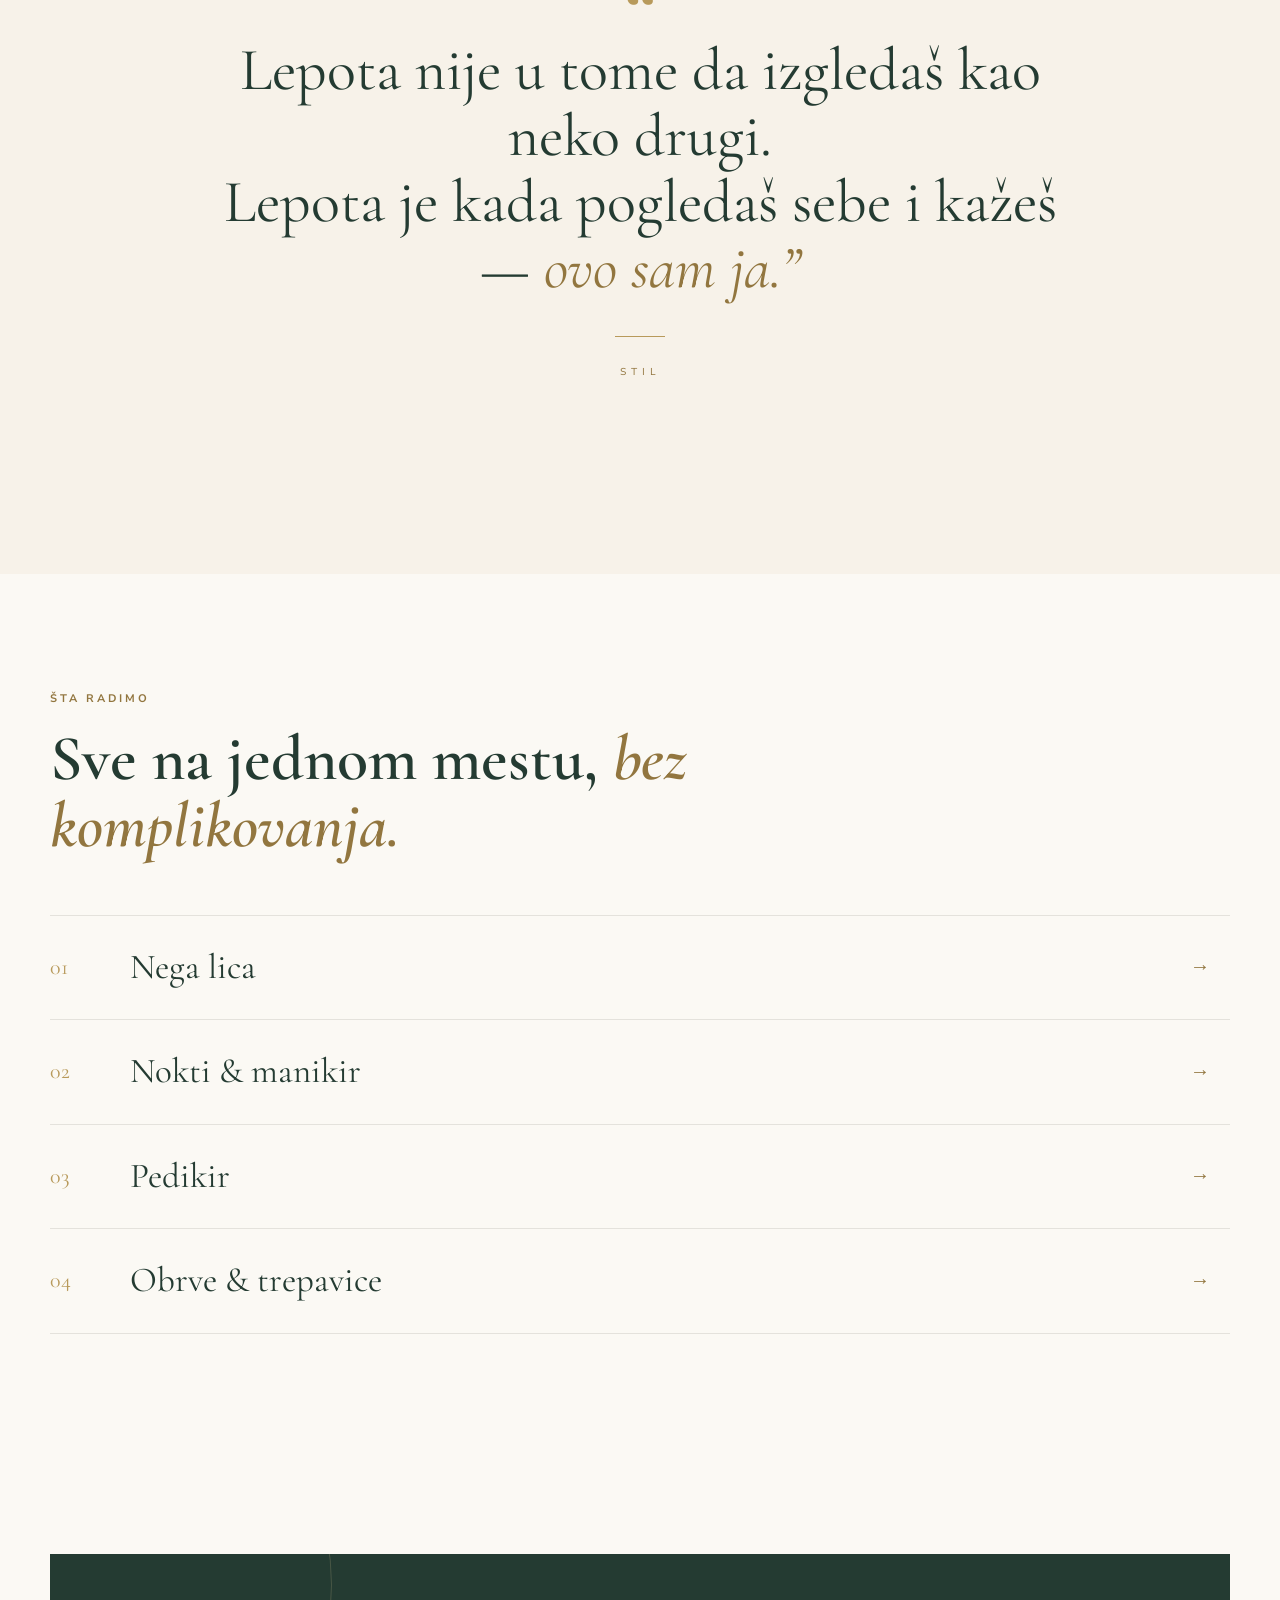
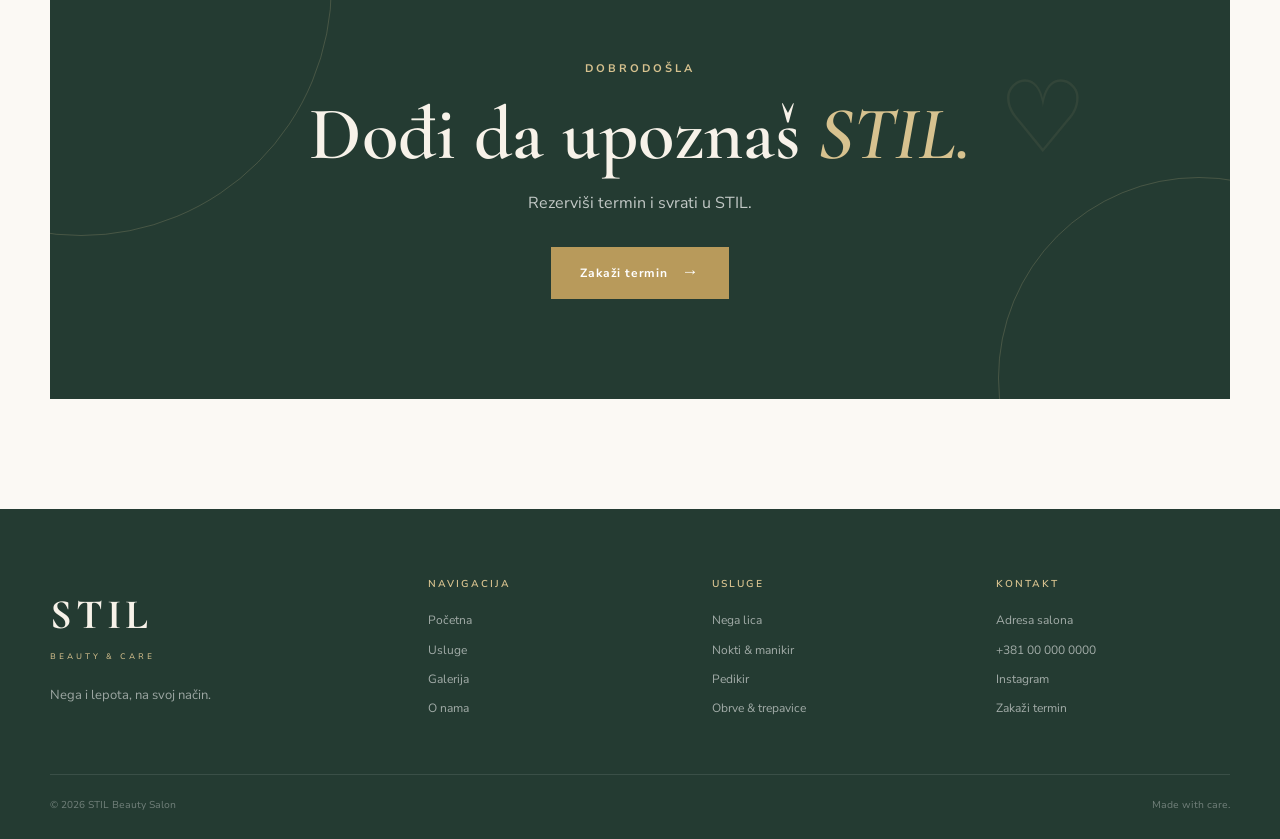
<file: o-nama.html>
<!DOCTYPE html>

<html lang="sr">
<head>
<meta charset="utf-8"/>
<meta content="width=device-width, initial-scale=1.0" name="viewport"/>
<title>O nama | STIL Beauty Salon</title>
<meta content="Upoznajte STIL Beauty Salon — posvećeni lepoti, nezi i prijatnoj atmosferi." name="description"/>
<link href="https://fonts.googleapis.com" rel="preconnect"/>
<link crossorigin="" href="https://fonts.gstatic.com" rel="preconnect"/>
<link href="https://fonts.googleapis.com/css2?family=Cormorant+Garamond:wght@400;500;600;700&amp;family=Nunito+Sans:wght@300;400;500;600;700&amp;display=swap" rel="stylesheet"/>
<link href="style.css" rel="stylesheet"/>
</head>
<body>
<!-- =========================================================
     HEADER
========================================================= -->
<header class="site-header" id="siteHeader">
<div class="container header-inner">
<a aria-label="STIL Beauty Salon - Početna" class="logo" href="index.html">
<span class="logo-main">
                STIL
            </span>
<span class="logo-sub">
                beauty &amp; care
            </span>
</a>
<nav class="main-nav" id="mainNav">
<a class="nav-link" href="index.html">
                Početna
            </a>
<div class="nav-dropdown">
<a class="nav-link dropdown-trigger" href="usluge.html">

                    Usluge

                    <span class="dropdown-arrow">
                        ⌄
                    </span>
</a>
<div class="dropdown-menu">
<a href="nega-lica.html">
                        Nega lica
                    </a>
<a href="nokti.html">
                        Nokti &amp; manikir
                    </a>
<a href="pedikir.html">
                        Pedikir
                    </a>
<a href="obrve-trepavice.html">
                        Obrve &amp; trepavice
                    </a>
</div>
</div>
<a class="nav-link" href="galerija.html">
                Galerija
            </a>
<a class="nav-link active" href="o-nama.html">
                O nama
            </a>
<a class="nav-link" href="cenovnik.html">
                Cenovnik
            </a>
<a class="nav-link" href="kontakt.html">
                Kontakt
            </a>
<a class="nav-cta" href="kontakt.html">
                Zakaži termin
            </a>
</nav>
<button aria-label="Pretraga" class="search-toggle" id="searchToggle">
<svg fill="none" stroke="currentColor" stroke-linecap="round" stroke-linejoin="round" stroke-width="2" viewbox="0 0 24 24">
<circle cx="11" cy="11" r="7"></circle>
<line x1="21" x2="16.65" y1="21" y2="16.65"></line>
</svg>
</button>
<button aria-expanded="false" aria-label="Otvori meni" class="menu-toggle" id="menuToggle">
<span></span>
<span></span>
<span></span>
</button>
</div>
<!-- =========================================================
     SEARCH OVERLAY
========================================================= -->
<div class="search-overlay" id="searchOverlay">
<div class="search-box">
<div class="search-box-top">
<input autocomplete="off" id="searchInput" placeholder="Pretraži sajt..." type="text"/>
<button aria-label="Zatvori pretragu" class="search-close" id="searchClose">
                ✕
            </button>
</div>
<div class="search-results" id="searchResults"></div>
</div>
</div>
</header>
<main>
<!-- =========================================================
     HERO
========================================================= -->
<section class="page-hero about-page-hero" id="nega-sa-paznjom-za-tebe">
<div class="page-hero-decoration page-hero-decoration-one"></div>
<div class="page-hero-decoration page-hero-decoration-two"></div>
<div class="container">
<div class="page-hero-content reveal">
<span class="section-kicker">
                STIL • O NAMA
            </span>
<h1>
                Nega sa pažnjom.
                <em>Za tebe.</em>
</h1>
<p>
                Mesto gde dolaziš da se središ,
                ali i da se osećaš prijatno.
            </p>
</div>
</div>
</section>
<!-- =========================================================
     STORY
========================================================= -->
<section class="about-story section" id="stil-je-nastao-iz-ljubavi-prema-lepoti">
<div class="container about-story-grid">
<!-- VISUAL -->
<div class="about-story-visual reveal">
<div class="about-image-placeholder">
<span class="about-image-script">
                    STIL
                </span>
<span class="about-image-caption">
                    beauty &amp; care
                </span>
</div>
<div class="about-stamp">
<span>
                    YOUR
                </span>
<strong>
                    STIL
                </strong>
<span>
                    YOUR
                </span>
</div>
</div>
<!-- CONTENT -->
<div class="about-story-content reveal">
<span class="section-kicker">
                NAŠA PRIČA
            </span>
<h2>
                STIL je nastao iz
                ljubavi prema <em>lepoti.</em>
</h2>
<div class="gold-divider"></div>
<p class="large-text">
                Verujemo u ličan pristup.
            </p>
<p>
                Poznaješ osobu koja te dočekuje, a svaki
                tretman je posvećen tebi — ne rasporedu.
                Kod nas možeš da se opustiš bez osećaja
                da si samo još jedan termin u danu.
            </p>
<p>
                Volimo lepe detalje, uredne nokte, negovanu kožu,
                lepo oblikovane obrve i onaj osećaj kada izađeš
                iz salona i pomisliš:
                <strong>
                    "E, sad sam baš sređena."
                </strong>
</p>
<p>
                Zato smo sve spojili pod jednim imenom —
                <strong>STIL.</strong>
</p>
</div>
</div>
</section>
<!-- =========================================================
   SALON SECTION
========================================================= -->
<section class="green-salon-section section" id="ovde-je-sve-zbog-tebe">
<div class="container">
<div class="green-salon-card reveal">
<div class="green-salon-content">
<span class="section-kicker">
                    NAŠ KUTAK
                </span>
<h2>
                    Ovde je sve
                    <em>zbog tebe.</em>
</h2>
<p>
                    Nekad dolaziš zbog noktiju.
                    Nekad zbog tretmana lica.
                    Nekad samo zato što ti treba malo vremena za sebe.
                </p>
<p>
                    Šta god da je razlog, želimo da se kod nas
                    osećaš prijatno, opušteno i dobrodošlo.
                </p>
<p>
                    Pažljivo biramo ono što radimo, slušamo šta ti prija
                    i verujemo da lepota ne mora da bude komplikovana.
                </p>
<div class="green-salon-signature">
<span>
                        Dobrodošla u
                    </span>
<strong>
                        STIL
                    </strong>
</div>
</div>
<div class="green-salon-visual">
<div class="green-building-placeholder">
<span class="building-window window-one"></span>
<span class="building-window window-two"></span>
<span class="building-door"></span>
<span class="building-sign">
                        STIL
                    </span>
</div>
</div>
</div>
</div>
</section>
<!-- =========================================================
     VALUES
========================================================= -->
<section class="values-section section" id="ono-sto-nam-je-vazno">
<div class="container">
<div class="section-heading centered reveal">
<span class="section-kicker">
                ZAŠTO STIL
            </span>
<h2>
                Ono što nam je
                <em>važno.</em>
</h2>
<p>
                Nisu nam važni samo rezultati tretmana,
                već i osećaj koji nosiš sa sobom kada odeš.
            </p>
</div>
<div class="values-grid">
<article class="value-card reveal">
<span class="value-number">
                    01
                </span>
<div class="value-icon">
                    ♡
                </div>
<h3>
                    Pažnja
                </h3>
<p>
                    Svaka osoba je drugačija.
                    Zato i pristup treba da bude ličan.
                </p>
</article>
<article class="value-card reveal">
<span class="value-number">
                    02
                </span>
<div class="value-icon">
                    ✦
                </div>
<h3>
                    Urednost
                </h3>
<p>
                    Volimo čist, negovan i prirodan izgled
                    koji traje i van salona.
                </p>
</article>
<article class="value-card reveal">
<span class="value-number">
                    03
                </span>
<div class="value-icon">
                    ◌
                </div>
<h3>
                    Opuštenost
                </h3>
<p>
                    Kod nas nema žurbe. Tvoj termin je
                    vreme koje odvajaš za sebe.
                </p>
</article>
<article class="value-card reveal">
<span class="value-number">
                    04
                </span>
<div class="value-icon">
                    ◎
                </div>
<h3>
                    STIL
                </h3>
<p>
                    Ne želimo da svi izgledaju isto.
                    Želimo da svako pronađe svoj stil.
                </p>
</article>
</div>
</div>
</section>
<!-- =========================================================
     PERSONAL MESSAGE
========================================================= -->
<section class="about-quote-section section" id="about-quote-section">
<div class="container">
<div class="about-quote reveal">
<span class="quote-mark">
                “
            </span>
<blockquote>
                Lepota nije u tome da izgledaš
                kao neko drugi.
                <br/>
                Lepota je kada pogledaš sebe
                i kažeš — <em>ovo sam ja.”</em>
</blockquote>
<div class="quote-line"></div>
<span class="quote-signature">
                STIL
            </span>
</div>
</div>
</section>
<!-- =========================================================
     SERVICES MINI
========================================================= -->
<section class="about-services section" id="sve-na-jednom-mestu-bez-komplikovanja">
<div class="container">
<div class="section-heading reveal">
<span class="section-kicker">
                ŠTA RADIMO
            </span>
<h2>
                Sve na jednom mestu,
                <em>bez komplikovanja.</em>
</h2>
</div>
<div class="about-services-list">
<a class="about-service-item reveal" href="nega-lica.html">
<span class="about-service-number">
                    01
                </span>
<span class="about-service-name">
                    Nega lica
                </span>
<span class="about-service-arrow">
                    →
                </span>
</a>
<a class="about-service-item reveal" href="nokti.html">
<span class="about-service-number">
                    02
                </span>
<span class="about-service-name">
                    Nokti &amp; manikir
                </span>
<span class="about-service-arrow">
                    →
                </span>
</a>
<a class="about-service-item reveal" href="pedikir.html">
<span class="about-service-number">
                    03
                </span>
<span class="about-service-name">
                    Pedikir
                </span>
<span class="about-service-arrow">
                    →
                </span>
</a>
<a class="about-service-item reveal" href="obrve-trepavice.html">
<span class="about-service-number">
                    04
                </span>
<span class="about-service-name">
                    Obrve &amp; trepavice
                </span>
<span class="about-service-arrow">
                    →
                </span>
</a>
</div>
</div>
</section>
<!-- =========================================================
     CTA
========================================================= -->
<section class="cta-section section" id="dodji-da-upoznas-stil">
<div class="container">
<div class="cta-box reveal">
<div class="cta-decoration">
                ♡
            </div>
<span class="section-kicker">
                DOBRODOŠLA
            </span>
<h2>
                Dođi da upoznaš
                <em>STIL.</em>
</h2>
<p>
Rezerviši termin i svrati u STIL.
            </p>
<a class="btn btn-primary" href="kontakt.html">

                Zakaži termin

                <span>
                    →
                </span>
</a>
</div>
</div>
</section>
</main>
<!-- =========================================================
     FOOTER
========================================================= -->
<footer class="site-footer">
<div class="container">
<div class="footer-grid">
<div class="footer-brand">
<a class="footer-logo" href="index.html">
<span>
                        STIL
                    </span>
<small>
                        beauty &amp; care
                    </small>
</a>
<p>
                    Nega i lepota,
                    na svoj način.
                </p>
</div>
<div class="footer-column">
<h4>
                    Navigacija
                </h4>
<a href="index.html">
                    Početna
                </a>
<a href="usluge.html">
                    Usluge
                </a>
<a href="galerija.html">
                    Galerija
                </a>
<a href="o-nama.html">
                    O nama
                </a>
</div>
<div class="footer-column">
<h4>
                    Usluge
                </h4>
<a href="nega-lica.html">
                    Nega lica
                </a>
<a href="nokti.html">
                    Nokti &amp; manikir
                </a>
<a href="pedikir.html">
                    Pedikir
                </a>
<a href="obrve-trepavice.html">
                    Obrve &amp; trepavice
                </a>
</div>
<div class="footer-column">
<h4>
                    Kontakt
                </h4>
<p>
                    Adresa salona
                </p>
<a href="tel:+381000000000">
                    +381 00 000 0000
                </a>
<a href="#">
                    Instagram
                </a>
<a href="kontakt.html">
                    Zakaži termin
                </a>
</div>
</div>
<div class="footer-bottom">
<span>
                © 2026 STIL Beauty Salon
            </span>
<span>
                Made with care.
            </span>
</div>
</div>
</footer>
<script src="js_main.js"></script>
</body>
</html>
</file>
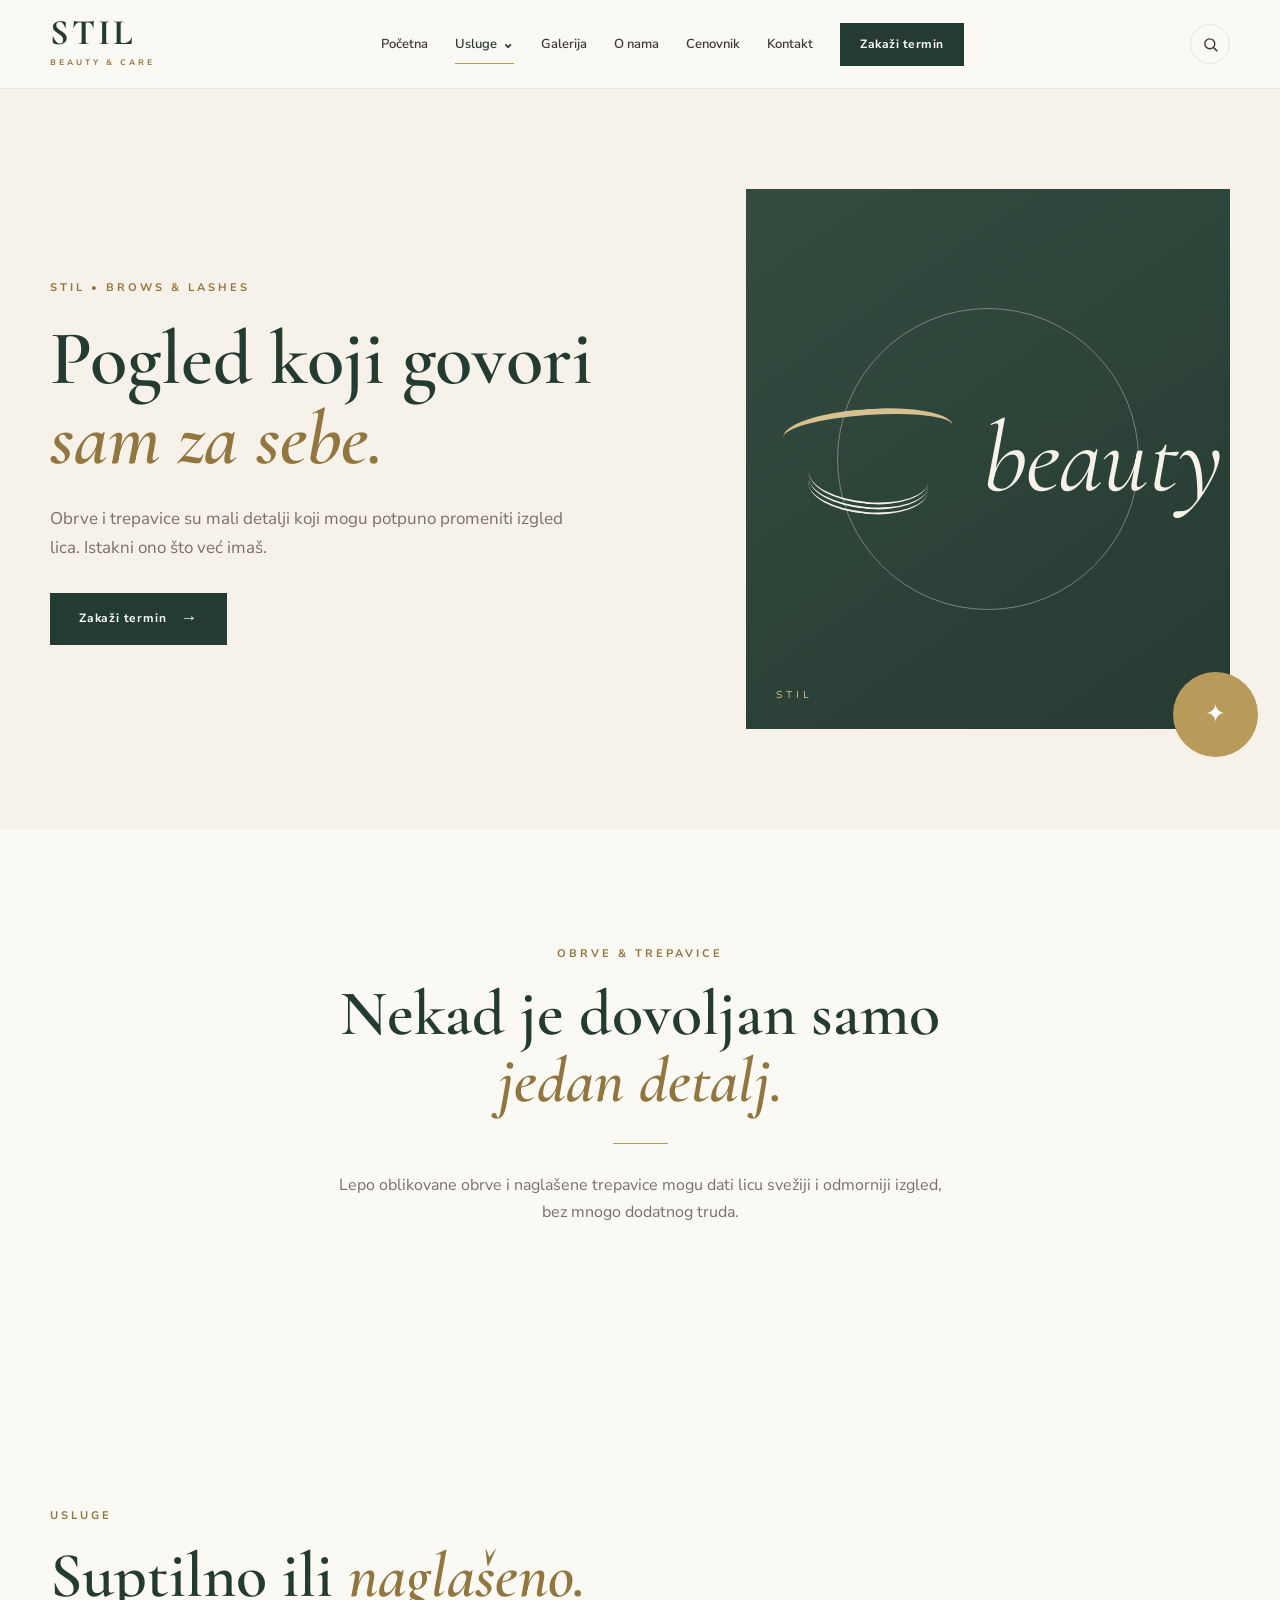
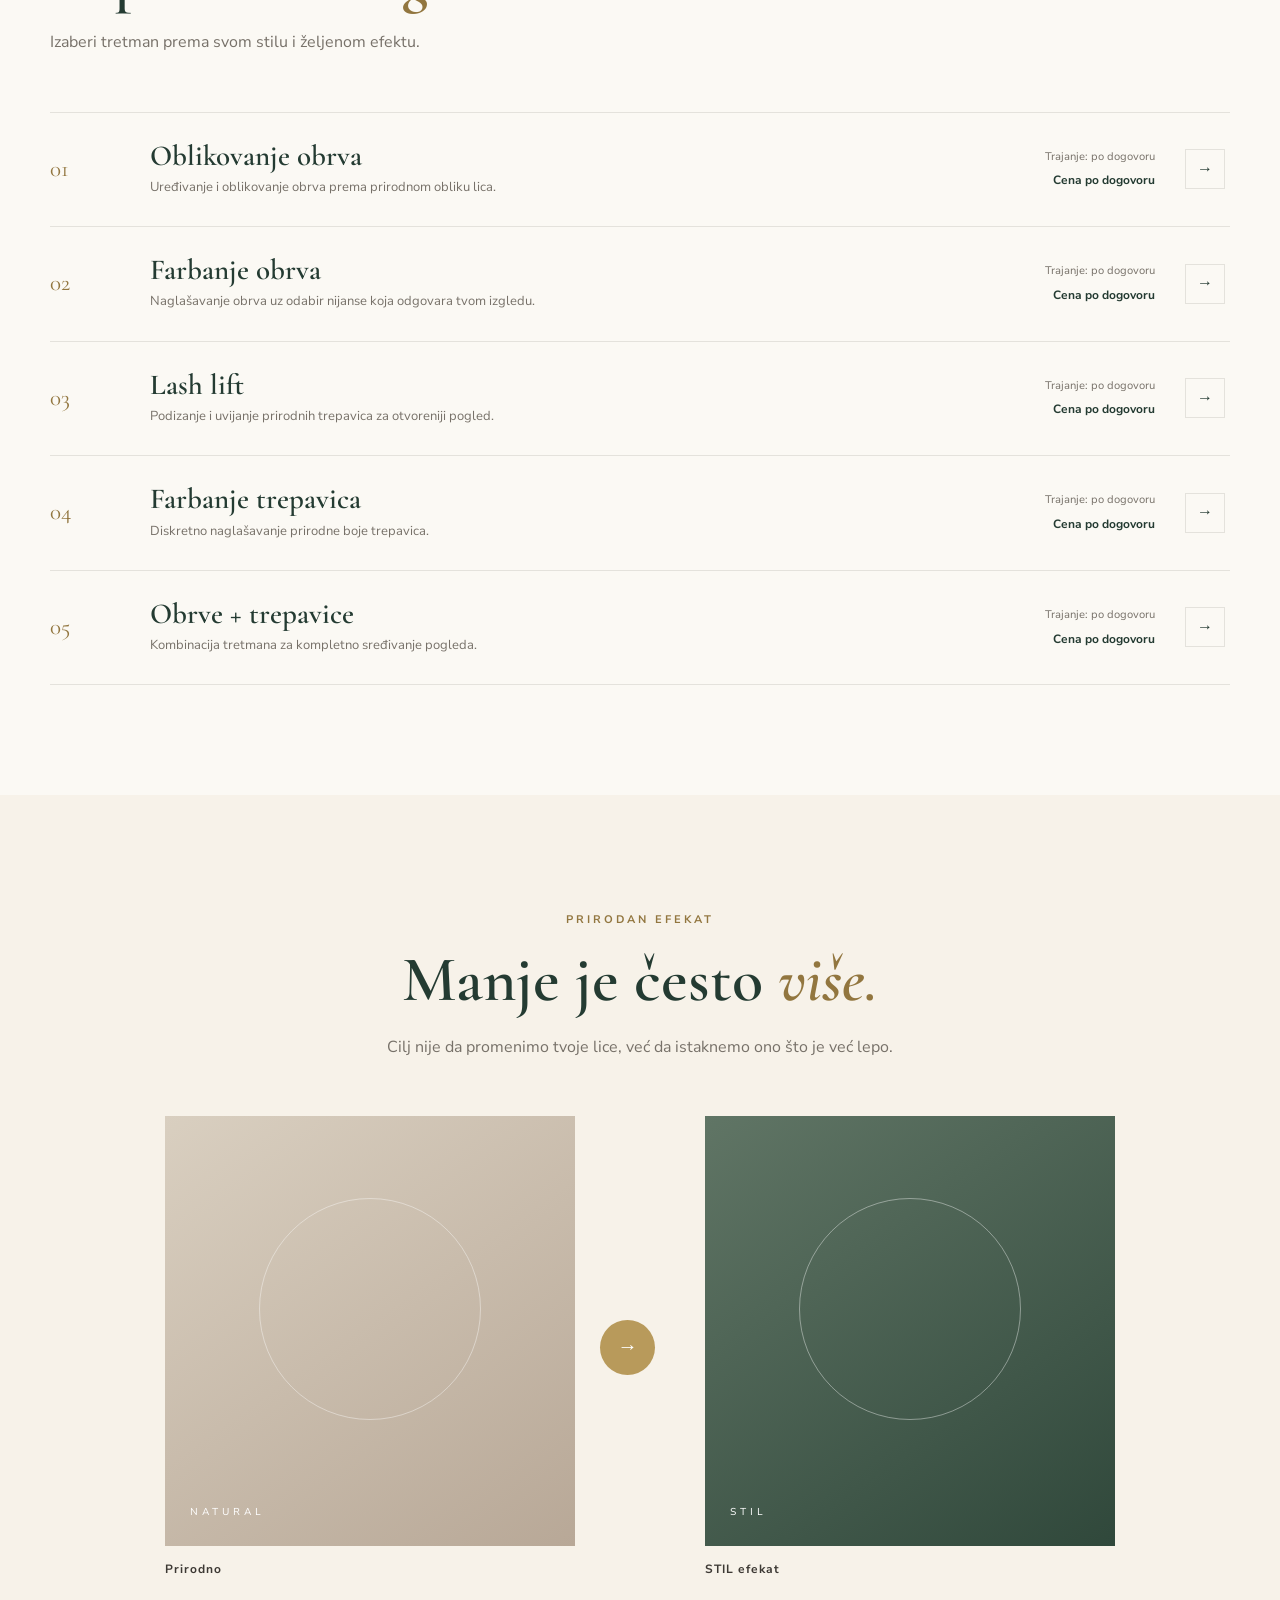
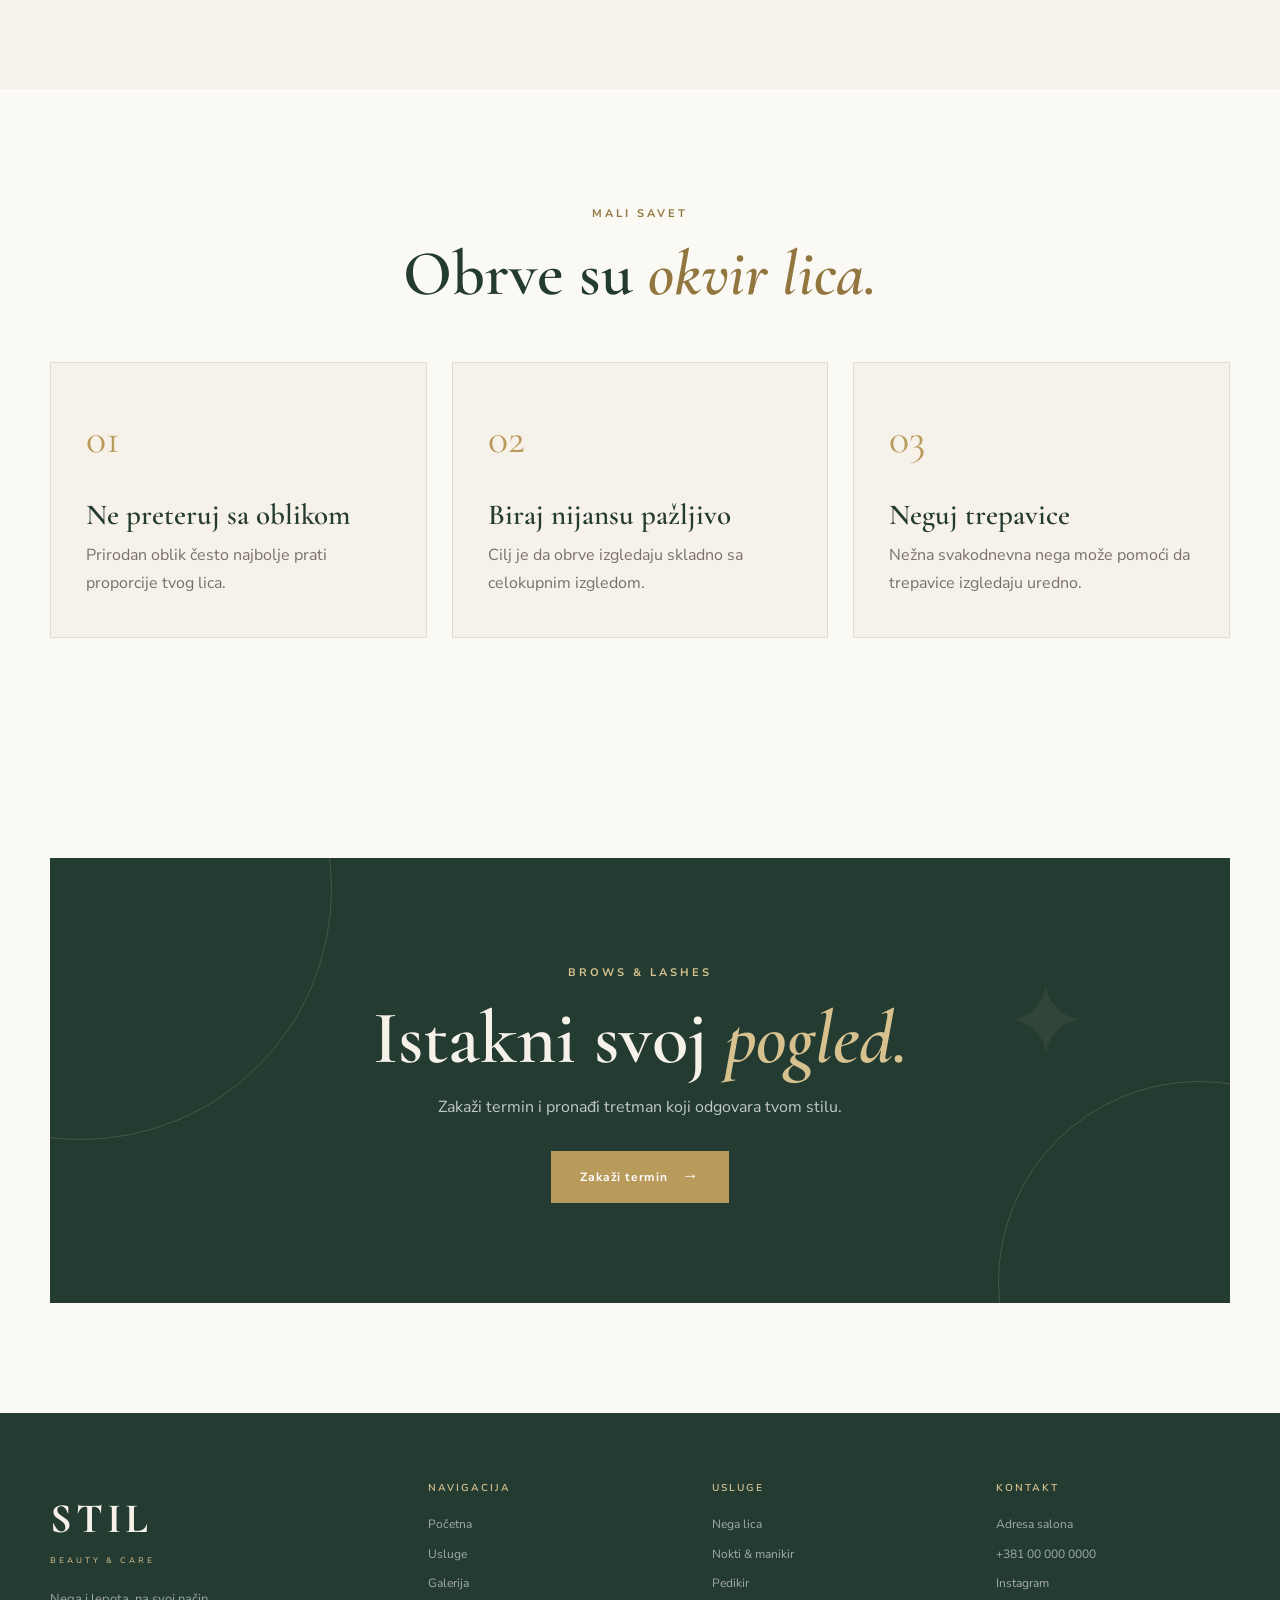
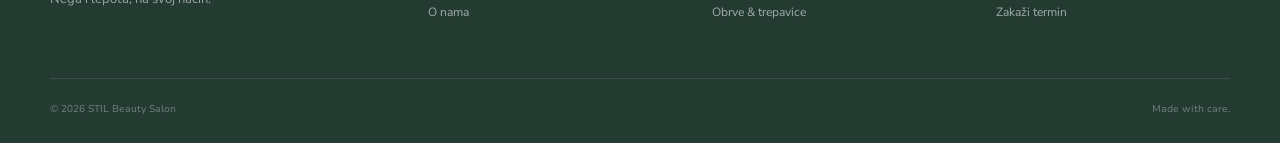
<file: obrve-trepavice.html>
<!DOCTYPE html>

<html lang="sr">
<head>
<meta charset="utf-8"/>
<meta content="width=device-width, initial-scale=1.0" name="viewport"/>
<title>Obrve &amp; Trepavice | STIL Beauty Salon</title>
<meta content="Obrve i trepavice u STIL Beauty Salonu — oblikovanje, nega i isticanje prirodne lepote." name="description"/>
<link href="https://fonts.googleapis.com" rel="preconnect"/>
<link crossorigin="" href="https://fonts.gstatic.com" rel="preconnect"/>
<link href="https://fonts.googleapis.com/css2?family=Cormorant+Garamond:wght@400;500;600;700&amp;family=Nunito+Sans:wght@300;400;500;600;700&amp;display=swap" rel="stylesheet"/>
<link href="style.css" rel="stylesheet"/>
</head>
<body>
<!-- =========================================================
     HEADER
========================================================= -->
<header class="site-header" id="siteHeader">
<div class="container header-inner">
<a aria-label="STIL Beauty Salon - Početna" class="logo" href="index.html">
<span class="logo-main">STIL</span>
<span class="logo-sub">beauty &amp; care</span>
</a>
<nav class="main-nav" id="mainNav">
<a class="nav-link" href="index.html">
                Početna
            </a>
<div class="nav-dropdown">
<a class="nav-link dropdown-trigger active" href="usluge.html">
                    Usluge
                    <span class="dropdown-arrow">⌄</span>
</a>
<div class="dropdown-menu">
<a href="nega-lica.html">
                        Nega lica
                    </a>
<a href="nokti.html">
                        Nokti &amp; manikir
                    </a>
<a href="pedikir.html">
                        Pedikir
                    </a>
<a class="active" href="obrve-trepavice.html">
                        Obrve &amp; trepavice
                    </a>
</div>
</div>
<a class="nav-link" href="galerija.html">
                Galerija
            </a>
<a class="nav-link" href="o-nama.html">
                O nama
            </a>
<a class="nav-link" href="cenovnik.html">
                Cenovnik
            </a>
<a class="nav-link" href="kontakt.html">
                Kontakt
            </a>
<a class="nav-cta" href="kontakt.html">
                Zakaži termin
            </a>
</nav>
<button aria-label="Pretraga" class="search-toggle" id="searchToggle">
<svg fill="none" stroke="currentColor" stroke-linecap="round" stroke-linejoin="round" stroke-width="2" viewbox="0 0 24 24">
<circle cx="11" cy="11" r="7"></circle>
<line x1="21" x2="16.65" y1="21" y2="16.65"></line>
</svg>
</button>
<button aria-expanded="false" aria-label="Otvori meni" class="menu-toggle" id="menuToggle">
<span></span>
<span></span>
<span></span>
</button>
</div>
<!-- =========================================================
     SEARCH OVERLAY
========================================================= -->
<div class="search-overlay" id="searchOverlay">
<div class="search-box">
<div class="search-box-top">
<input autocomplete="off" id="searchInput" placeholder="Pretraži sajt..." type="text"/>
<button aria-label="Zatvori pretragu" class="search-close" id="searchClose">
                ✕
            </button>
</div>
<div class="search-results" id="searchResults"></div>
</div>
</div>
</header>
<main>
<!-- =========================================================
     HERO
========================================================= -->
<section class="service-detail-hero eyes-hero" id="pogled-koji-govori-sam-za-sebe">
<div class="container service-detail-grid">
<div class="service-detail-content reveal">
<span class="section-kicker">
                STIL • BROWS &amp; LASHES
            </span>
<h1>
                Pogled koji
                govori <em>sam za sebe.</em>
</h1>
<p>
                Obrve i trepavice su mali detalji koji mogu
                potpuno promeniti izgled lica. Istakni ono
                što već imaš.
            </p>
<a class="btn btn-primary" href="kontakt.html">
                Zakaži termin
                <span>→</span>
</a>
</div>
<div class="service-detail-visual reveal">
<div class="detail-image-placeholder eyes-placeholder">
<div class="eye-decoration">
<span class="brow-line"></span>
<span class="lash-line lash-one"></span>
<span class="lash-line lash-two"></span>
<span class="lash-line lash-three"></span>
</div>
<span class="detail-script">
                    beauty
                </span>
<span class="detail-brand">
                    STIL
                </span>
</div>
<div class="detail-gold-circle">
                ✦
            </div>
</div>
</div>
</section>
<!-- =========================================================
     INTRO
========================================================= -->
<section class="service-intro section" id="nekad-je-dovoljan-samo-jedan-detalj">
<div class="container narrow-container">
<div class="section-heading centered reveal">
<span class="section-kicker">
                OBRVE &amp; TREPAVICE
            </span>
<h2>
                Nekad je dovoljan
                samo <em>jedan detalj.</em>
</h2>
<div class="gold-divider"></div>
<p>
                Lepo oblikovane obrve i naglašene trepavice
                mogu dati licu svežiji i odmorniji izgled,
                bez mnogo dodatnog truda.
            </p>
</div>
</div>
</section>
<!-- =========================================================
     SERVICES
========================================================= -->
<section class="treatments-section section" id="suptilno-ili-naglaseno">
<div class="container">
<div class="section-heading reveal">
<span class="section-kicker">
                USLUGE
            </span>
<h2>
                Suptilno ili
                <em>naglašeno.</em>
</h2>
<p>
                Izaberi tretman prema svom stilu i željenom
                efektu.
            </p>
</div>
<div class="treatments-list">
<!-- 01 -->
<article class="treatment-card reveal">
<div class="treatment-index">
                    01
                </div>
<div class="treatment-main">
<h3>
                        Oblikovanje obrva
                    </h3>
<p>
                        Uređivanje i oblikovanje obrva prema
                        prirodnom obliku lica.
                    </p>
</div>
<div class="treatment-meta">
<span>
                        Trajanje: po dogovoru
                    </span>
<strong>
                        Cena po dogovoru
                    </strong>
</div>
<a class="treatment-arrow" href="kontakt.html">
                    →
                </a>
</article>
<!-- 02 -->
<article class="treatment-card reveal">
<div class="treatment-index">
                    02
                </div>
<div class="treatment-main">
<h3>
                        Farbanje obrva
                    </h3>
<p>
                        Naglašavanje obrva uz odabir nijanse
                        koja odgovara tvom izgledu.
                    </p>
</div>
<div class="treatment-meta">
<span>
                        Trajanje: po dogovoru
                    </span>
<strong>
                        Cena po dogovoru
                    </strong>
</div>
<a class="treatment-arrow" href="kontakt.html">
                    →
                </a>
</article>
<!-- 03 -->
<article class="treatment-card reveal">
<div class="treatment-index">
                    03
                </div>
<div class="treatment-main">
<h3>
                        Lash lift
                    </h3>
<p>
                        Podizanje i uvijanje prirodnih trepavica
                        za otvoreniji pogled.
                    </p>
</div>
<div class="treatment-meta">
<span>
                        Trajanje: po dogovoru
                    </span>
<strong>
                        Cena po dogovoru
                    </strong>
</div>
<a class="treatment-arrow" href="kontakt.html">
                    →
                </a>
</article>
<!-- 04 -->
<article class="treatment-card reveal">
<div class="treatment-index">
                    04
                </div>
<div class="treatment-main">
<h3>
                        Farbanje trepavica
                    </h3>
<p>
                        Diskretno naglašavanje prirodne boje
                        trepavica.
                    </p>
</div>
<div class="treatment-meta">
<span>
                        Trajanje: po dogovoru
                    </span>
<strong>
                        Cena po dogovoru
                    </strong>
</div>
<a class="treatment-arrow" href="kontakt.html">
                    →
                </a>
</article>
<!-- 05 -->
<article class="treatment-card reveal">
<div class="treatment-index">
                    05
                </div>
<div class="treatment-main">
<h3>
                        Obrve + trepavice
                    </h3>
<p>
                        Kombinacija tretmana za kompletno
                        sređivanje pogleda.
                    </p>
</div>
<div class="treatment-meta">
<span>
                        Trajanje: po dogovoru
                    </span>
<strong>
                        Cena po dogovoru
                    </strong>
</div>
<a class="treatment-arrow" href="kontakt.html">
                    →
                </a>
</article>
</div>
</div>
</section>
<!-- =========================================================
     BEFORE / AFTER CONCEPT
========================================================= -->
<section class="brows-result-section section" id="manje-je-cesto-vise">
<div class="container">
<div class="section-heading centered reveal">
<span class="section-kicker">
                PRIRODAN EFEKAT
            </span>
<h2>
                Manje je često
                <em>više.</em>
</h2>
<p>
                Cilj nije da promenimo tvoje lice,
                već da istaknemo ono što je već lepo.
            </p>
</div>
<div class="result-grid">
<div class="result-card reveal">
<div class="result-placeholder result-before">
<span>
                        NATURAL
                    </span>
</div>
<div class="result-label">
                    Prirodno
                </div>
</div>
<div class="result-arrow reveal">
                →
            </div>
<div class="result-card reveal">
<div class="result-placeholder result-after">
<span>
                        STIL
                    </span>
</div>
<div class="result-label">
                    STIL efekat
                </div>
</div>
</div>
</div>
</section>
<!-- =========================================================
     TIPS
========================================================= -->
<section class="tips-section section" id="obrve-su-okvir-lica">
<div class="container">
<div class="section-heading centered reveal">
<span class="section-kicker">
                MALI SAVET
            </span>
<h2>
                Obrve su
                <em>okvir lica.</em>
</h2>
</div>
<div class="tips-grid">
<div class="tip-card reveal">
<span class="tip-number">
                    01
                </span>
<h3>
                    Ne preteruj sa oblikom
                </h3>
<p>
                    Prirodan oblik često najbolje prati
                    proporcije tvog lica.
                </p>
</div>
<div class="tip-card reveal">
<span class="tip-number">
                    02
                </span>
<h3>
                    Biraj nijansu pažljivo
                </h3>
<p>
                    Cilj je da obrve izgledaju skladno
                    sa celokupnim izgledom.
                </p>
</div>
<div class="tip-card reveal">
<span class="tip-number">
                    03
                </span>
<h3>
                    Neguj trepavice
                </h3>
<p>
                    Nežna svakodnevna nega može pomoći
                    da trepavice izgledaju uredno.
                </p>
</div>
</div>
</div>
</section>
<!-- =========================================================
     CTA
========================================================= -->
<section class="cta-section section" id="istakni-svoj-pogled">
<div class="container">
<div class="cta-box reveal">
<div class="cta-decoration">
                ✦
            </div>
<span class="section-kicker">
                BROWS &amp; LASHES
            </span>
<h2>
                Istakni svoj
                <em>pogled.</em>
</h2>
<p>
                Zakaži termin i pronađi tretman koji
                odgovara tvom stilu.
            </p>
<a class="btn btn-primary" href="kontakt.html">
                Zakaži termin
                <span>→</span>
</a>
</div>
</div>
</section>
</main>
<!-- =========================================================
     FOOTER
========================================================= -->
<footer class="site-footer">
<div class="container">
<div class="footer-grid">
<div class="footer-brand">
<a class="footer-logo" href="index.html">
<span>STIL</span>
<small>
                        beauty &amp; care
                    </small>
</a>
<p>
                    Nega i lepota,
                    na svoj način.
                </p>
</div>
<div class="footer-column">
<h4>Navigacija</h4>
<a href="index.html">Početna</a>
<a href="usluge.html">Usluge</a>
<a href="galerija.html">Galerija</a>
<a href="o-nama.html">O nama</a>
</div>
<div class="footer-column">
<h4>Usluge</h4>
<a href="nega-lica.html">Nega lica</a>
<a href="nokti.html">Nokti &amp; manikir</a>
<a href="pedikir.html">Pedikir</a>
<a href="obrve-trepavice.html">Obrve &amp; trepavice</a>
</div>
<div class="footer-column">
<h4>Kontakt</h4>
<p>
                    Adresa salona
                </p>
<a href="tel:+381000000000">
                    +381 00 000 0000
                </a>
<a href="#">
                    Instagram
                </a>
<a href="kontakt.html">
                    Zakaži termin
                </a>
</div>
</div>
<div class="footer-bottom">
<span>
                © 2026 STIL Beauty Salon
            </span>
<span>
                Made with care.
            </span>
</div>
</div>
</footer>
<script src="js_main.js"></script>
</body>
</html>
</file>
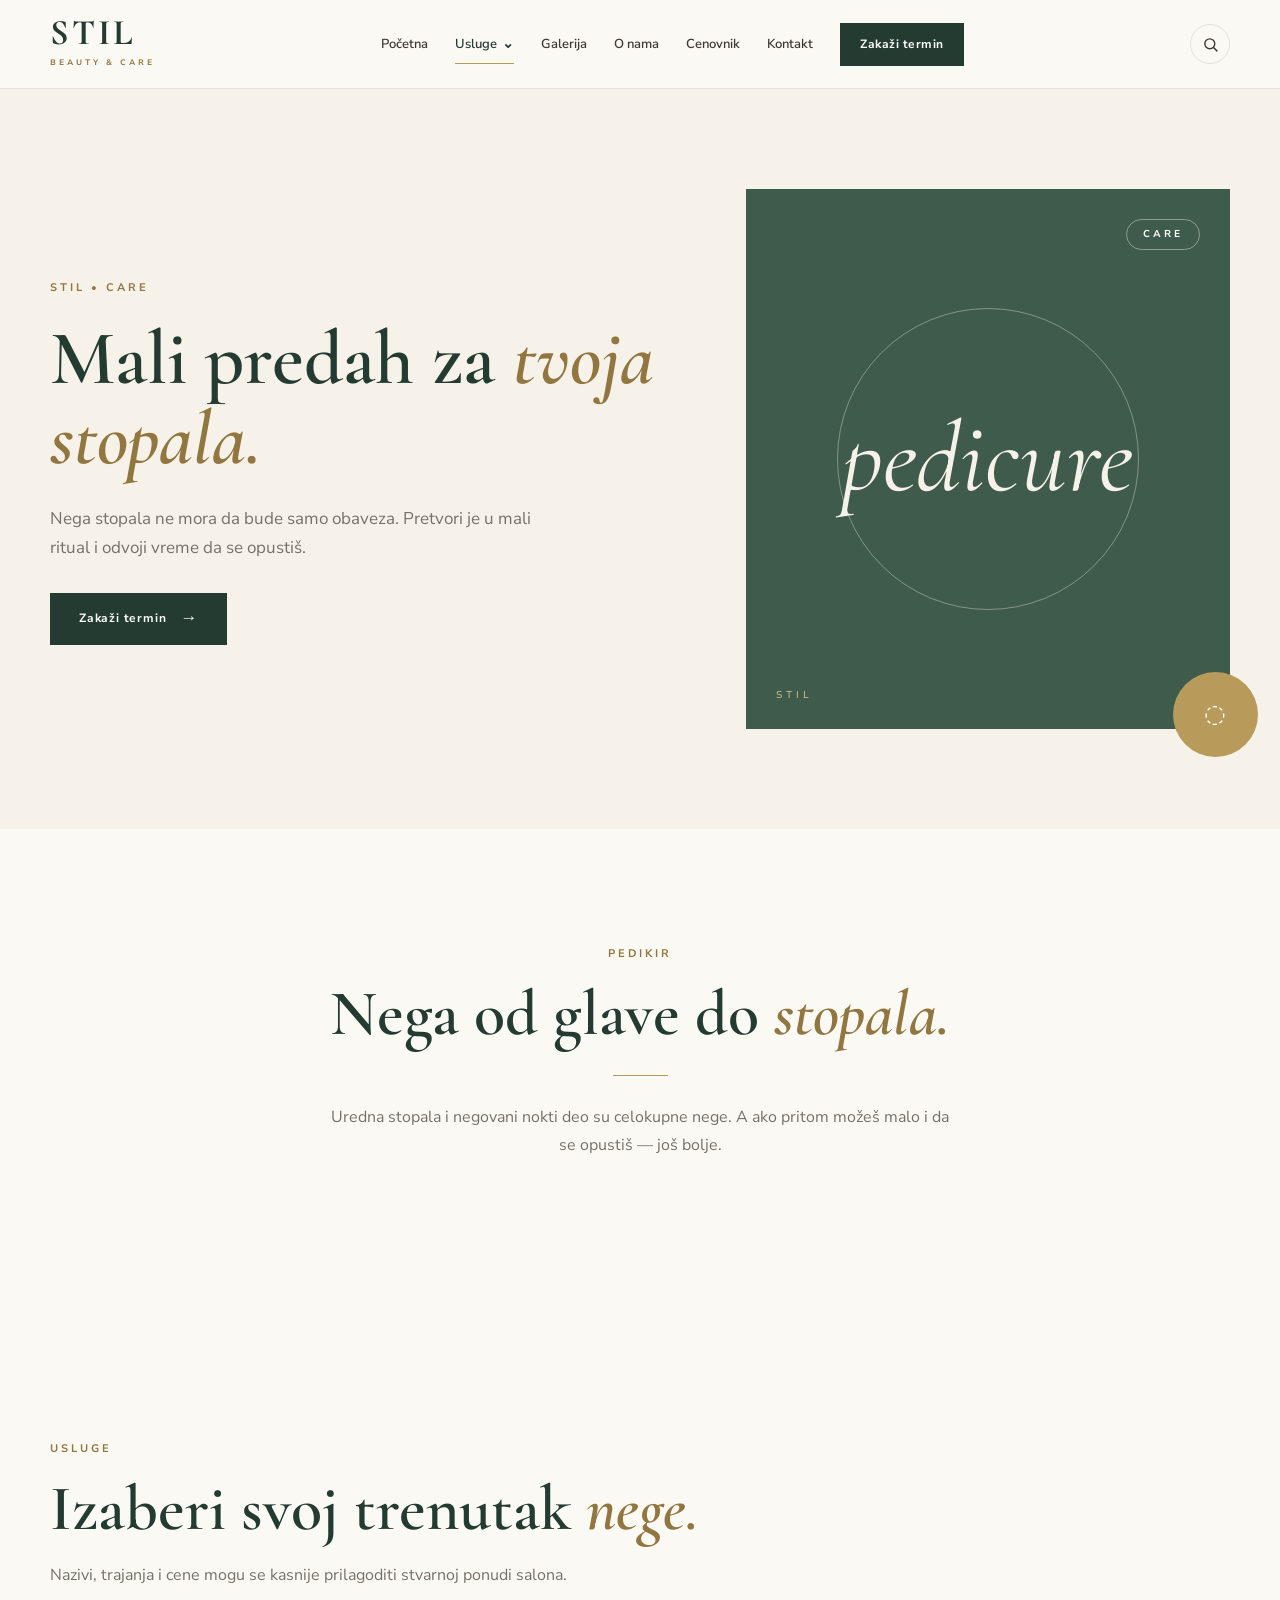
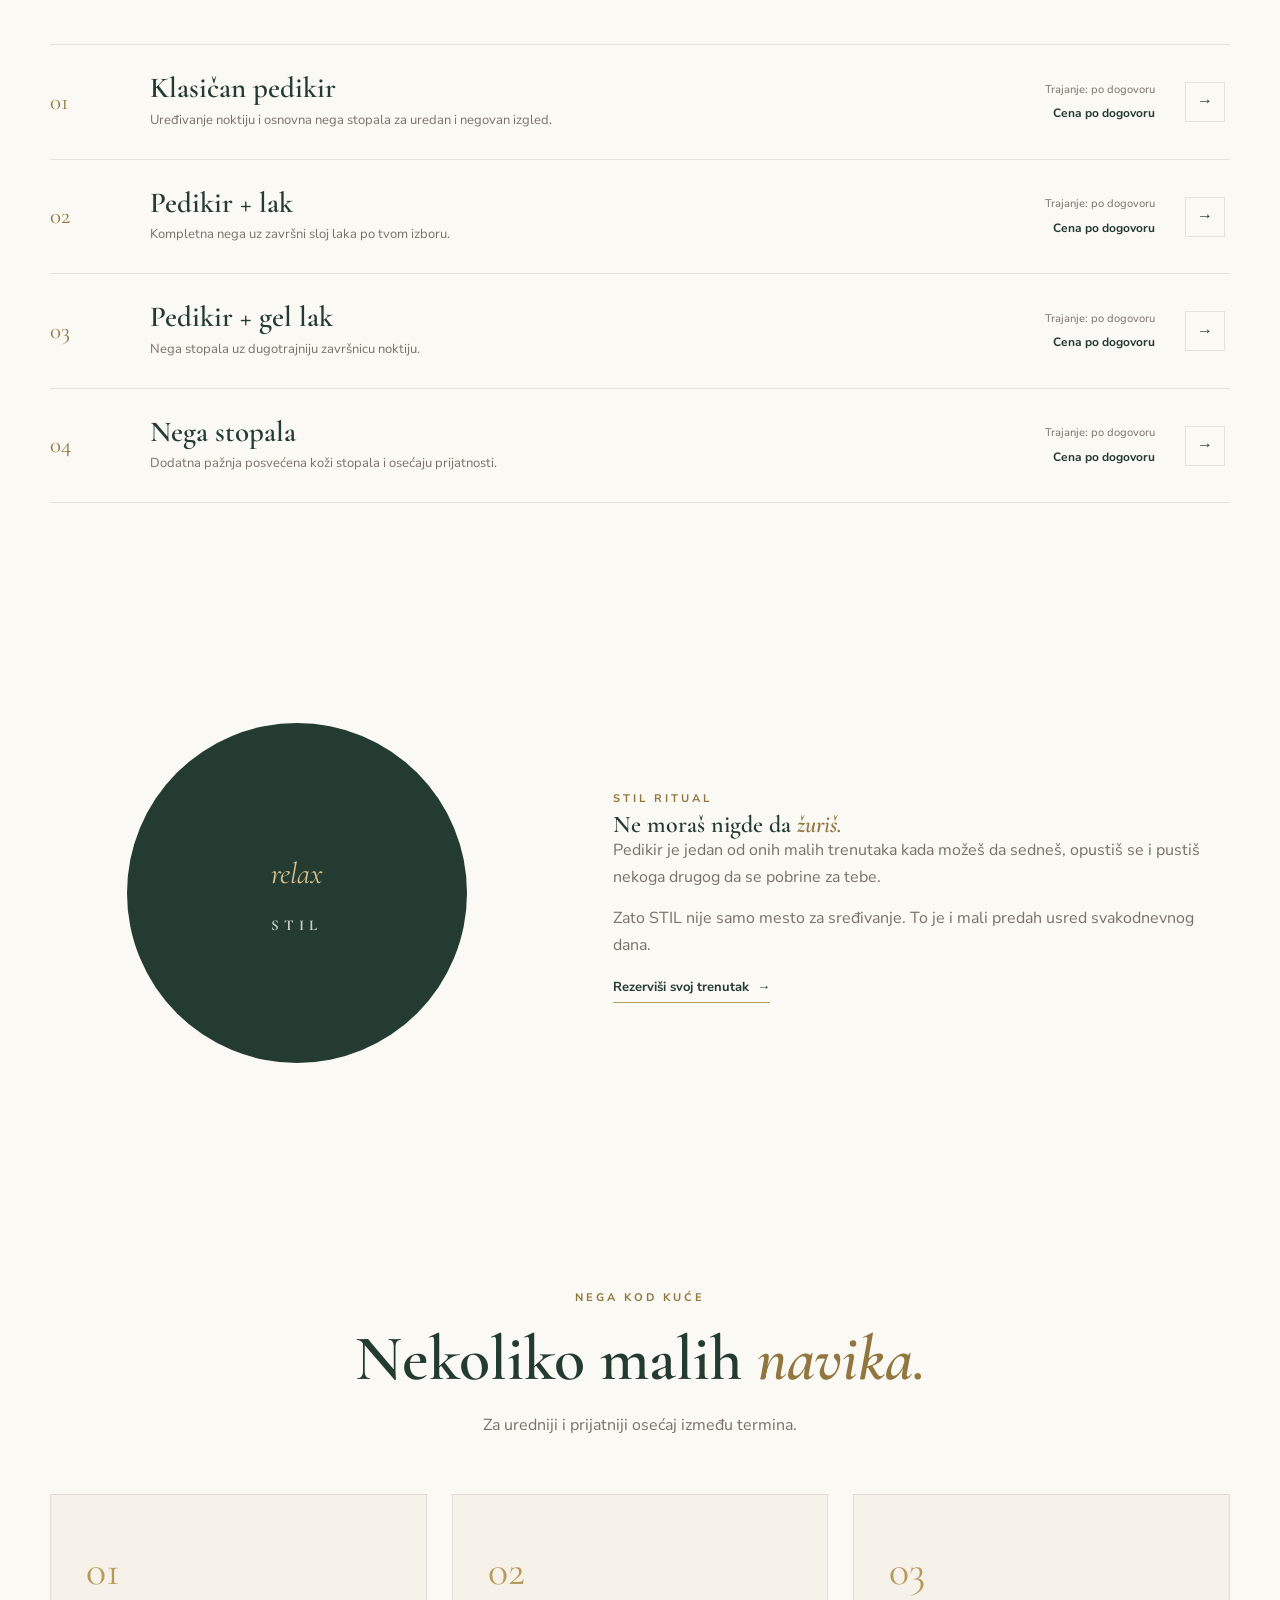
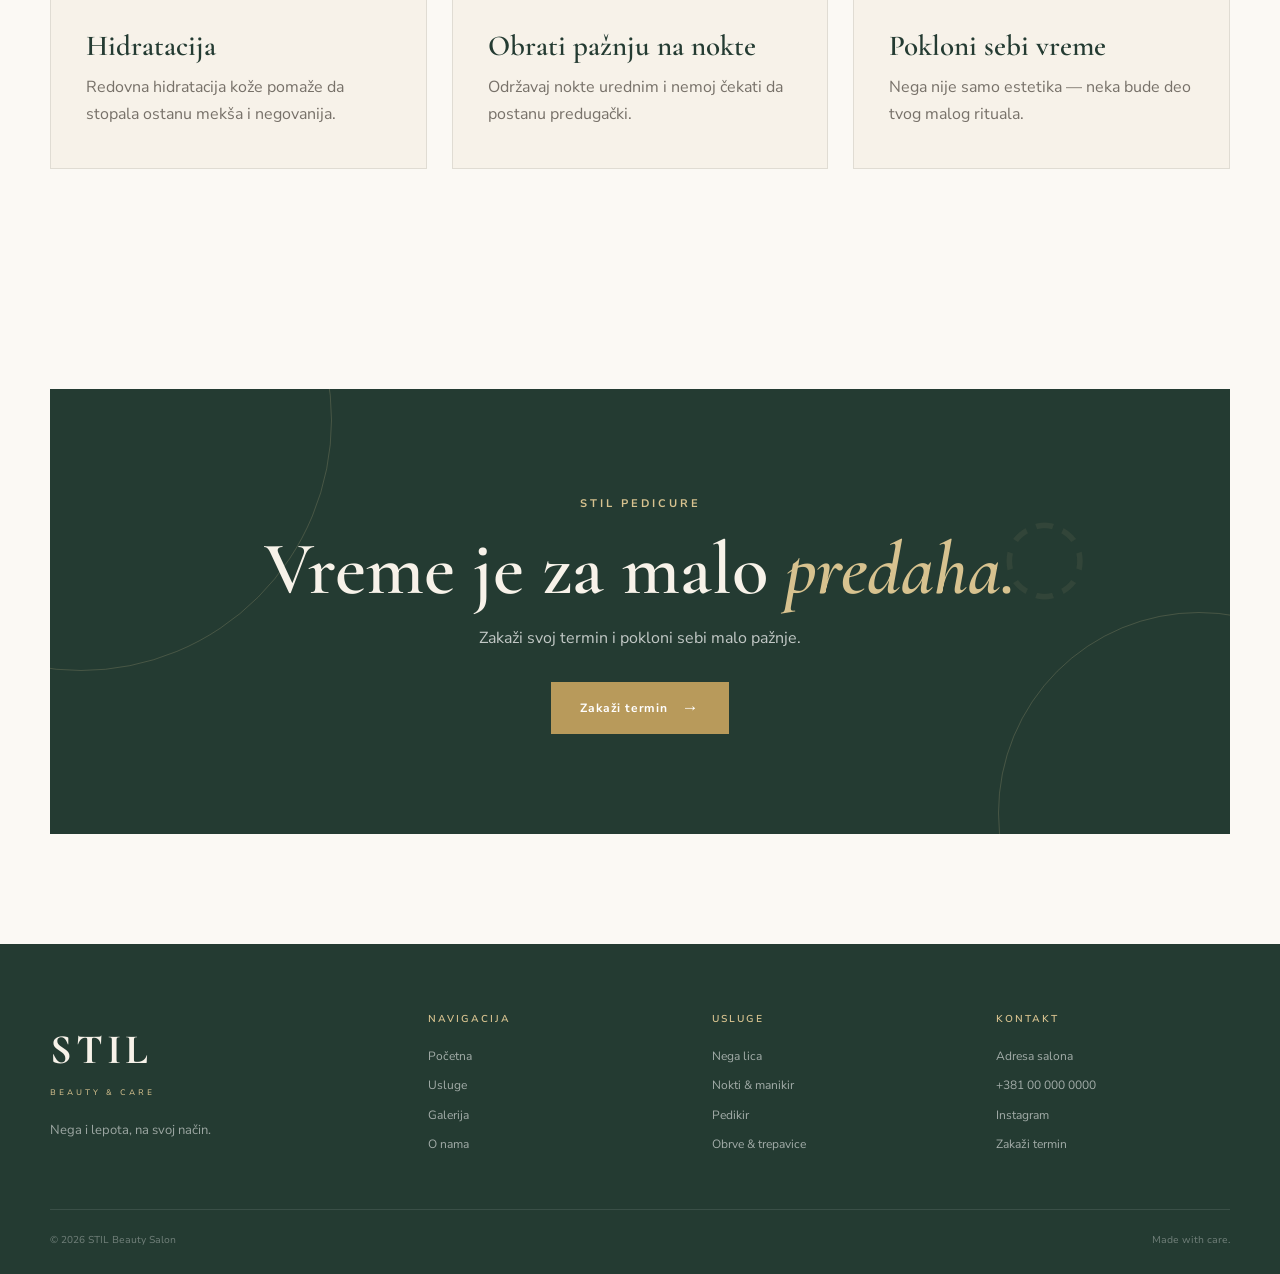
<file: pedikir.html>
<!DOCTYPE html>

<html lang="sr">
<head>
<meta charset="utf-8"/>
<meta content="width=device-width, initial-scale=1.0" name="viewport"/>
<title>Pedikir | STIL Beauty Salon</title>
<meta content="Pedikir i nega stopala u STIL Beauty Salonu — urednost, nega i trenutak za opuštanje." name="description"/>
<link href="https://fonts.googleapis.com" rel="preconnect"/>
<link crossorigin="" href="https://fonts.gstatic.com" rel="preconnect"/>
<link href="https://fonts.googleapis.com/css2?family=Cormorant+Garamond:wght@400;500;600;700&amp;family=Nunito+Sans:wght@300;400;500;600;700&amp;display=swap" rel="stylesheet"/>
<link href="style.css" rel="stylesheet"/>
</head>
<body>
<!-- =========================================================
     HEADER
========================================================= -->
<header class="site-header" id="siteHeader">
<div class="container header-inner">
<a aria-label="STIL Beauty Salon - Početna" class="logo" href="index.html">
<span class="logo-main">STIL</span>
<span class="logo-sub">beauty &amp; care</span>
</a>
<nav class="main-nav" id="mainNav">
<a class="nav-link" href="index.html">
                Početna
            </a>
<div class="nav-dropdown">
<a class="nav-link dropdown-trigger active" href="usluge.html">
                    Usluge
                    <span class="dropdown-arrow">⌄</span>
</a>
<div class="dropdown-menu">
<a href="nega-lica.html">
                        Nega lica
                    </a>
<a href="nokti.html">
                        Nokti &amp; manikir
                    </a>
<a class="active" href="pedikir.html">
                        Pedikir
                    </a>
<a href="obrve-trepavice.html">
                        Obrve &amp; trepavice
                    </a>
</div>
</div>
<a class="nav-link" href="galerija.html">
                Galerija
            </a>
<a class="nav-link" href="o-nama.html">
                O nama
            </a>
<a class="nav-link" href="cenovnik.html">
                Cenovnik
            </a>
<a class="nav-link" href="kontakt.html">
                Kontakt
            </a>
<a class="nav-cta" href="kontakt.html">
                Zakaži termin
            </a>
</nav>
<button aria-label="Pretraga" class="search-toggle" id="searchToggle">
<svg fill="none" stroke="currentColor" stroke-linecap="round" stroke-linejoin="round" stroke-width="2" viewbox="0 0 24 24">
<circle cx="11" cy="11" r="7"></circle>
<line x1="21" x2="16.65" y1="21" y2="16.65"></line>
</svg>
</button>
<button aria-expanded="false" aria-label="Otvori meni" class="menu-toggle" id="menuToggle">
<span></span>
<span></span>
<span></span>
</button>
</div>
<!-- =========================================================
     SEARCH OVERLAY
========================================================= -->
<div class="search-overlay" id="searchOverlay">
<div class="search-box">
<div class="search-box-top">
<input autocomplete="off" id="searchInput" placeholder="Pretraži sajt..." type="text"/>
<button aria-label="Zatvori pretragu" class="search-close" id="searchClose">
                ✕
            </button>
</div>
<div class="search-results" id="searchResults"></div>
</div>
</div>
</header>
<main>
<!-- =========================================================
     HERO
========================================================= -->
<section class="service-detail-hero pedicure-hero" id="mali-predah-za-tvoja-stopala">
<div class="container service-detail-grid">
<div class="service-detail-content reveal">
<span class="section-kicker">
                STIL • CARE
            </span>
<h1>
                Mali predah
                za <em>tvoja stopala.</em>
</h1>
<p>
                Nega stopala ne mora da bude samo obaveza.
                Pretvori je u mali ritual i odvoji vreme
                da se opustiš.
            </p>
<a class="btn btn-primary" href="kontakt.html">
                Zakaži termin
                <span>→</span>
</a>
</div>
<div class="service-detail-visual reveal">
<div class="detail-image-placeholder pedicure-placeholder">
<div class="pedicure-decoration">
<span>CARE</span>
</div>
<span class="detail-script">
                    pedicure
                </span>
<span class="detail-brand">
                    STIL
                </span>
</div>
<div class="detail-gold-circle">
                ◌
            </div>
</div>
</div>
</section>
<!-- =========================================================
     INTRO
========================================================= -->
<section class="service-intro section" id="nega-od-glave-do-stopala">
<div class="container narrow-container">
<div class="section-heading centered reveal">
<span class="section-kicker">
                PEDIKIR
            </span>
<h2>
                Nega od glave
                do <em>stopala.</em>
</h2>
<div class="gold-divider"></div>
<p>
                Uredna stopala i negovani nokti deo su celokupne
                nege. A ako pritom možeš malo i da se opustiš —
                još bolje.
            </p>
</div>
</div>
</section>
<!-- =========================================================
     PEDICURE SERVICES
========================================================= -->
<section class="treatments-section section" id="izaberi-svoj-trenutak-nege">
<div class="container">
<div class="section-heading reveal">
<span class="section-kicker">
                USLUGE
            </span>
<h2>
                Izaberi svoj
                trenutak <em>nege.</em>
</h2>
<p>
                Nazivi, trajanja i cene mogu se kasnije
                prilagoditi stvarnoj ponudi salona.
            </p>
</div>
<div class="treatments-list">
<!-- 01 -->
<article class="treatment-card reveal">
<div class="treatment-index">
                    01
                </div>
<div class="treatment-main">
<h3>
                        Klasičan pedikir
                    </h3>
<p>
                        Uređivanje noktiju i osnovna nega
                        stopala za uredan i negovan izgled.
                    </p>
</div>
<div class="treatment-meta">
<span>
                        Trajanje: po dogovoru
                    </span>
<strong>
                        Cena po dogovoru
                    </strong>
</div>
<a class="treatment-arrow" href="kontakt.html">
                    →
                </a>
</article>
<!-- 02 -->
<article class="treatment-card reveal">
<div class="treatment-index">
                    02
                </div>
<div class="treatment-main">
<h3>
                        Pedikir + lak
                    </h3>
<p>
                        Kompletna nega uz završni sloj laka
                        po tvom izboru.
                    </p>
</div>
<div class="treatment-meta">
<span>
                        Trajanje: po dogovoru
                    </span>
<strong>
                        Cena po dogovoru
                    </strong>
</div>
<a class="treatment-arrow" href="kontakt.html">
                    →
                </a>
</article>
<!-- 03 -->
<article class="treatment-card reveal">
<div class="treatment-index">
                    03
                </div>
<div class="treatment-main">
<h3>
                        Pedikir + gel lak
                    </h3>
<p>
                        Nega stopala uz dugotrajniju završnicu
                        noktiju.
                    </p>
</div>
<div class="treatment-meta">
<span>
                        Trajanje: po dogovoru
                    </span>
<strong>
                        Cena po dogovoru
                    </strong>
</div>
<a class="treatment-arrow" href="kontakt.html">
                    →
                </a>
</article>
<!-- 04 -->
<article class="treatment-card reveal">
<div class="treatment-index">
                    04
                </div>
<div class="treatment-main">
<h3>
                        Nega stopala
                    </h3>
<p>
                        Dodatna pažnja posvećena koži stopala
                        i osećaju prijatnosti.
                    </p>
</div>
<div class="treatment-meta">
<span>
                        Trajanje: po dogovoru
                    </span>
<strong>
                        Cena po dogovoru
                    </strong>
</div>
<a class="treatment-arrow" href="kontakt.html">
                    →
                </a>
</article>
</div>
</div>
</section>
<!-- =========================================================
     RITUAL SECTION
========================================================= -->
<section class="pedicure-ritual section" id="ne-moras-nigde-da-zuris">
<div class="container pedicure-ritual-grid">
<div class="ritual-visual reveal">
<div class="ritual-card">
<span class="ritual-script">
                    relax
                </span>
<span class="ritual-logo">
                    STIL
                </span>
</div>
</div>
<div class="ritual-content reveal">
<span class="section-kicker">
                STIL RITUAL
            </span>
<h2>
                Ne moraš
                nigde da <em>žuriš.</em>
</h2>
<p>
                Pedikir je jedan od onih malih trenutaka
                kada možeš da sedneš, opustiš se i pustiš
                nekoga drugog da se pobrine za tebe.
            </p>
<p>
                Zato STIL nije samo mesto za sređivanje.
                To je i mali predah usred svakodnevnog dana.
            </p>
<a class="text-link" href="kontakt.html">
                Rezerviši svoj trenutak
                <span>→</span>
</a>
</div>
</div>
</section>
<!-- =========================================================
     CARE TIPS
========================================================= -->
<section class="tips-section section" id="nekoliko-malih-navika">
<div class="container">
<div class="section-heading centered reveal">
<span class="section-kicker">
                NEGA KOD KUĆE
            </span>
<h2>
                Nekoliko malih
                <em>navika.</em>
</h2>
<p>
                Za uredniji i prijatniji osećaj između termina.
            </p>
</div>
<div class="tips-grid">
<div class="tip-card reveal">
<span class="tip-number">
                    01
                </span>
<h3>
                    Hidratacija
                </h3>
<p>
                    Redovna hidratacija kože pomaže da stopala
                    ostanu mekša i negovanija.
                </p>
</div>
<div class="tip-card reveal">
<span class="tip-number">
                    02
                </span>
<h3>
                    Obrati pažnju na nokte
                </h3>
<p>
                    Održavaj nokte urednim i nemoj čekati
                    da postanu predugački.
                </p>
</div>
<div class="tip-card reveal">
<span class="tip-number">
                    03
                </span>
<h3>
                    Pokloni sebi vreme
                </h3>
<p>
                    Nega nije samo estetika — neka bude
                    deo tvog malog rituala.
                </p>
</div>
</div>
</div>
</section>
<!-- =========================================================
     CTA
========================================================= -->
<section class="cta-section section" id="vreme-je-za-malo-predaha">
<div class="container">
<div class="cta-box reveal">
<div class="cta-decoration">
                ◌
            </div>
<span class="section-kicker">
                STIL PEDICURE
            </span>
<h2>
                Vreme je za
                malo <em>predaha.</em>
</h2>
<p>
                Zakaži svoj termin i pokloni sebi
                malo pažnje.
            </p>
<a class="btn btn-primary" href="kontakt.html">
                Zakaži termin
                <span>→</span>
</a>
</div>
</div>
</section>
</main>
<!-- =========================================================
     FOOTER
========================================================= -->
<footer class="site-footer">
<div class="container">
<div class="footer-grid">
<div class="footer-brand">
<a class="footer-logo" href="index.html">
<span>STIL</span>
<small>
                        beauty &amp; care
                    </small>
</a>
<p>
                    Nega i lepota,
                    na svoj način.
                </p>
</div>
<div class="footer-column">
<h4>Navigacija</h4>
<a href="index.html">Početna</a>
<a href="usluge.html">Usluge</a>
<a href="galerija.html">Galerija</a>
<a href="o-nama.html">O nama</a>
</div>
<div class="footer-column">
<h4>Usluge</h4>
<a href="nega-lica.html">Nega lica</a>
<a href="nokti.html">Nokti &amp; manikir</a>
<a href="pedikir.html">Pedikir</a>
<a href="obrve-trepavice.html">Obrve &amp; trepavice</a>
</div>
<div class="footer-column">
<h4>Kontakt</h4>
<p>
                    Adresa salona
                </p>
<a href="tel:+381000000000">
                    +381 00 000 0000
                </a>
<a href="#">
                    Instagram
                </a>
<a href="kontakt.html">
                    Zakaži termin
                </a>
</div>
</div>
<div class="footer-bottom">
<span>
                © 2026 STIL Beauty Salon
            </span>
<span>
                Made with care.
            </span>
</div>
</div>
</footer>
<script src="js_main.js"></script>
</body>
</html>
</file>
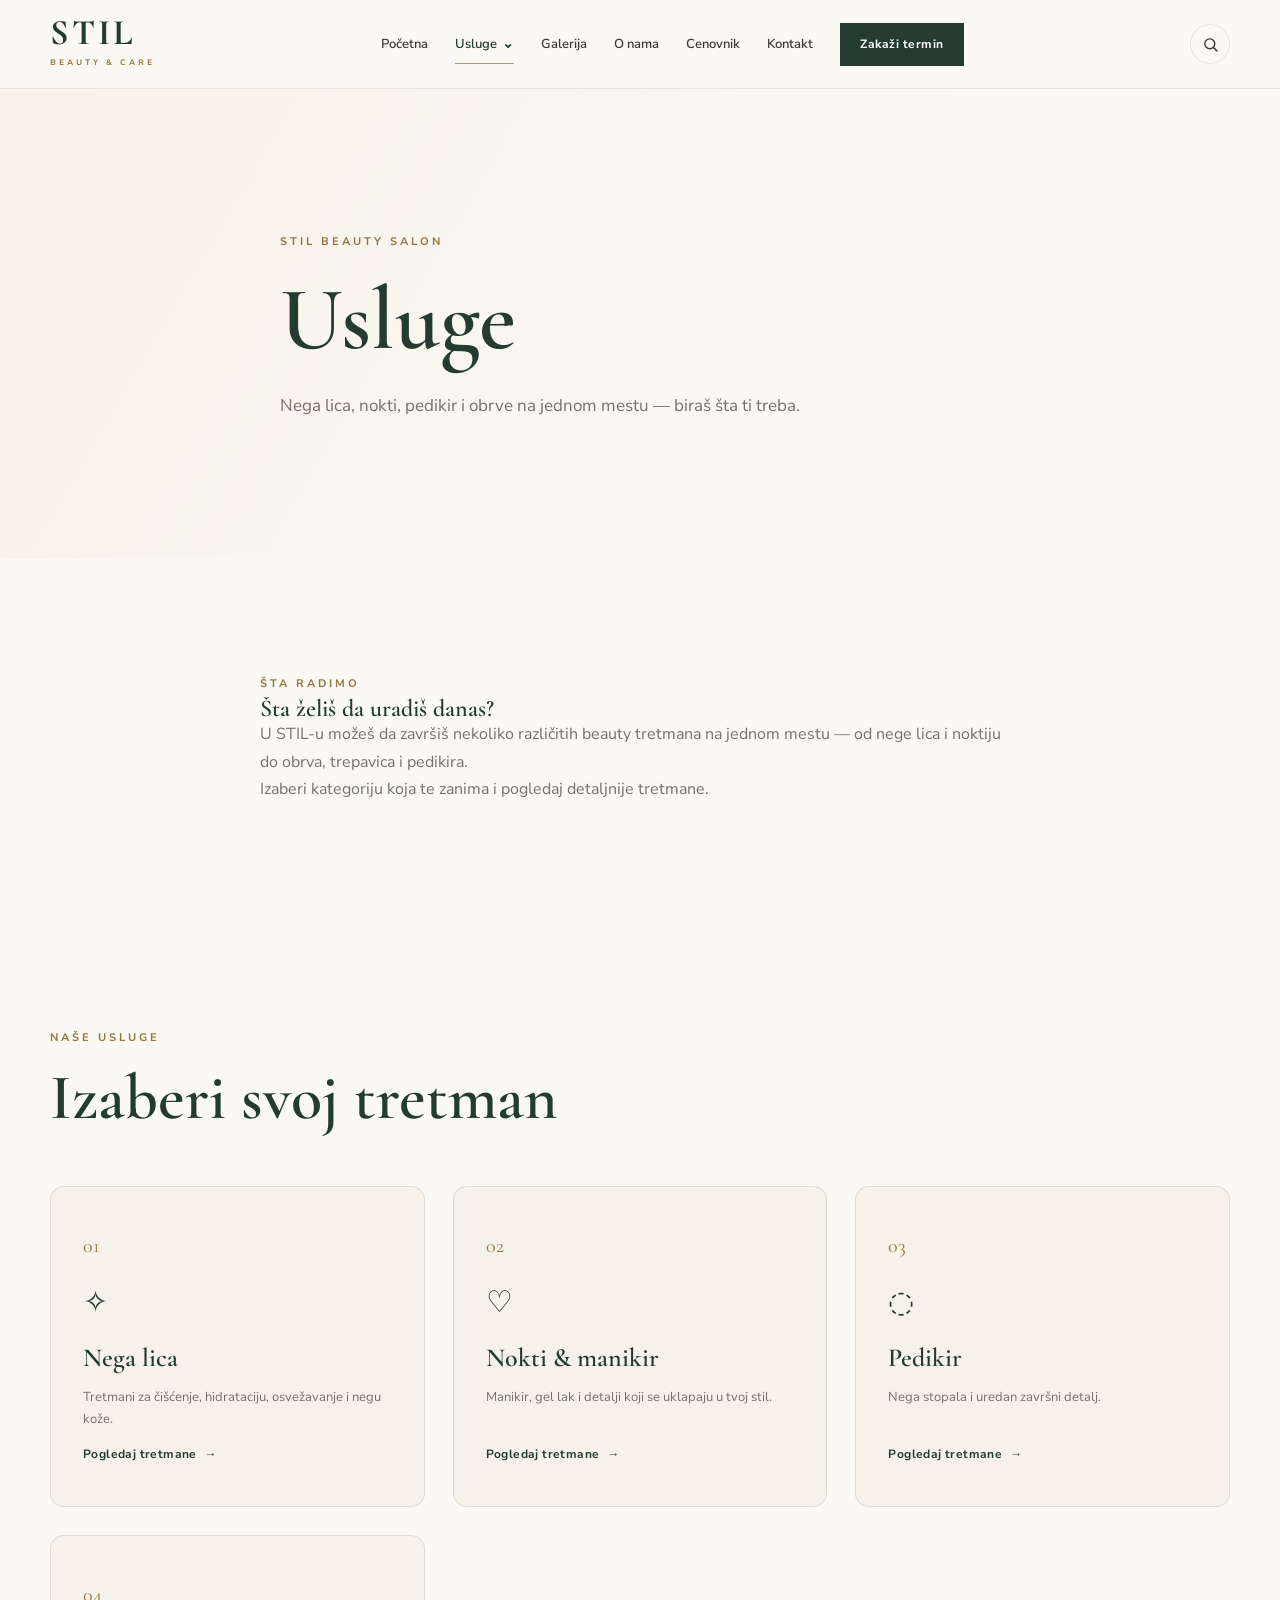
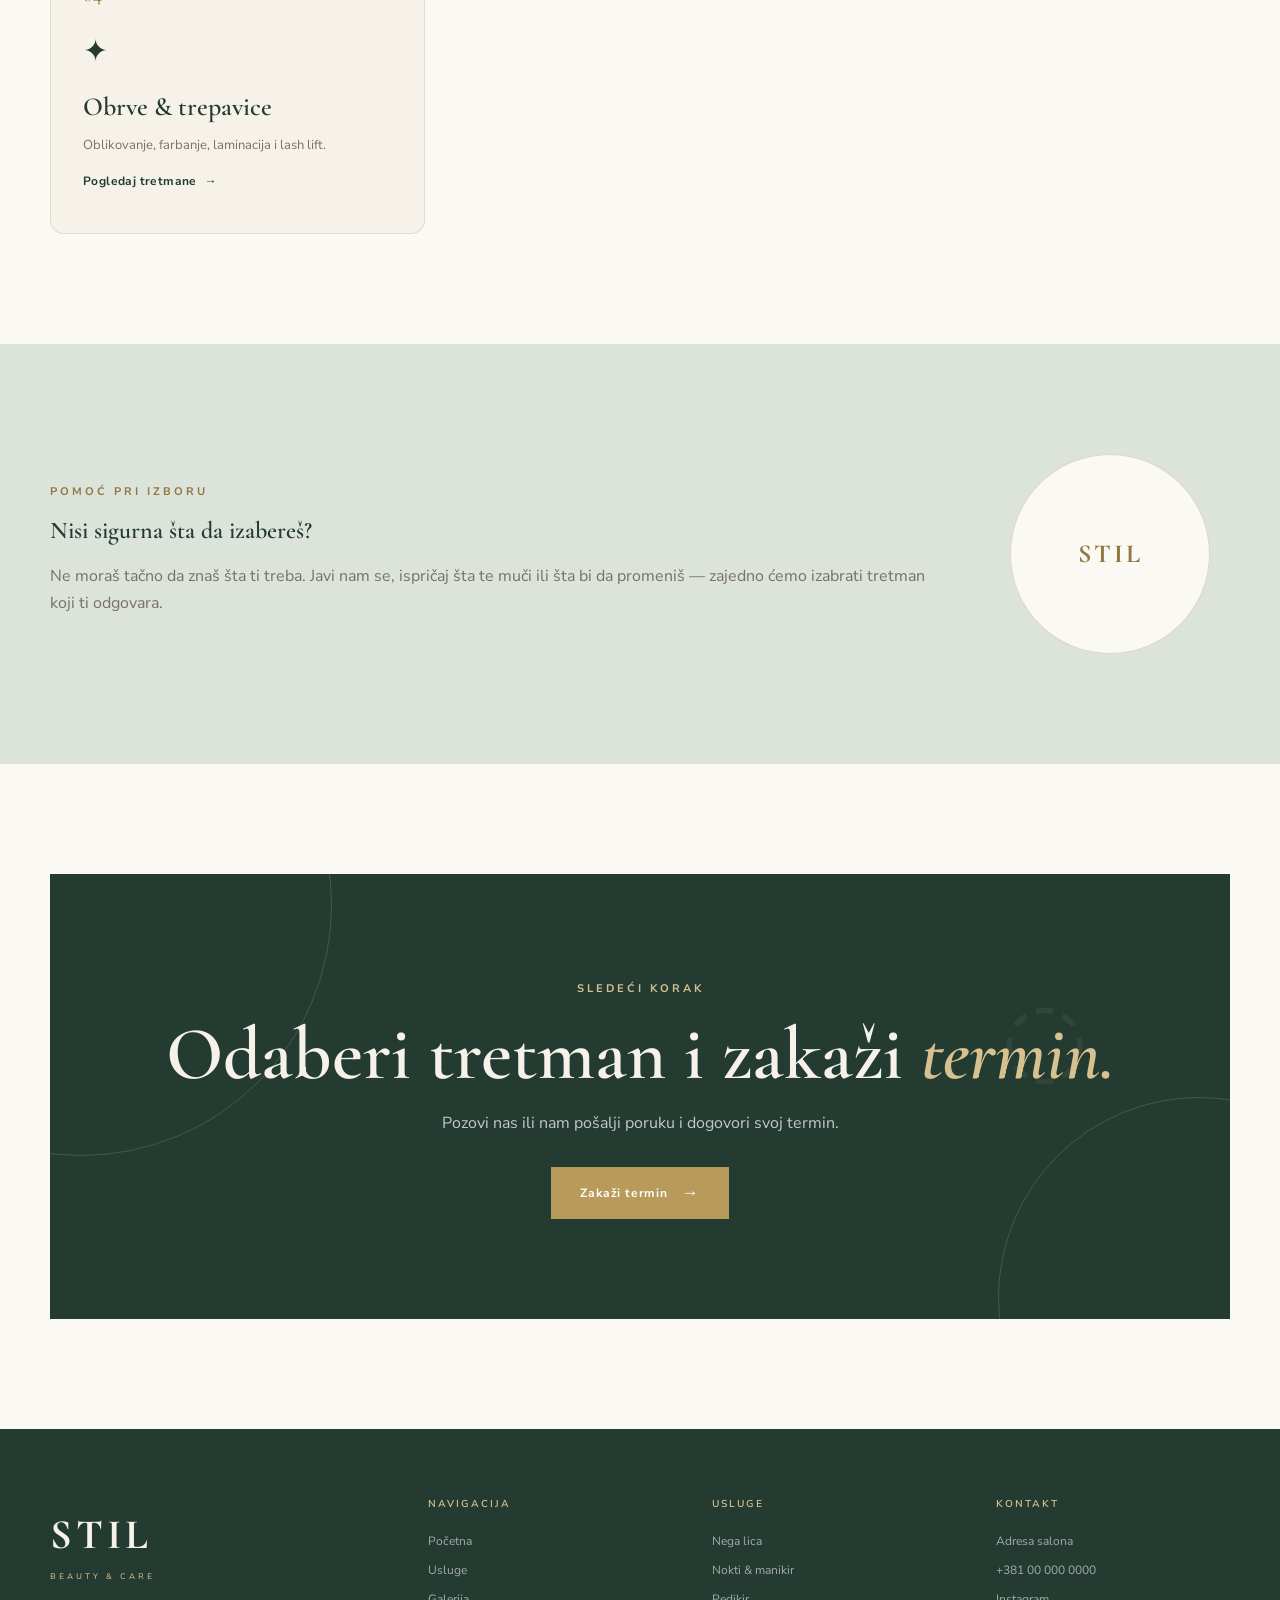
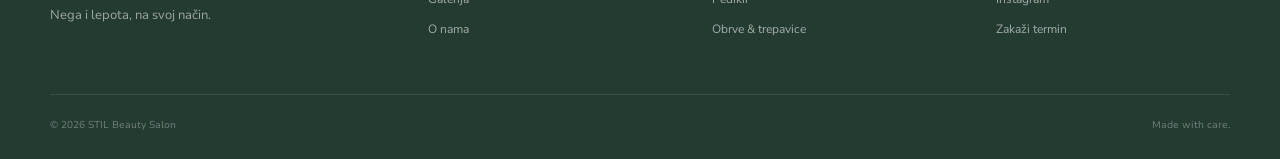
<file: usluge.html>
<!DOCTYPE html>

<html lang="sr">
<head>
<meta charset="utf-8"/>
<meta content="width=device-width, initial-scale=1.0" name="viewport"/>
<title>Usluge | STIL Beauty Salon</title>
<meta content="STIL Beauty Salon — nega lica, nokti, pedikir, obrve i trepavice i drugi beauty tretmani." name="description"/>
<link href="https://fonts.googleapis.com" rel="preconnect"/>
<link crossorigin="" href="https://fonts.gstatic.com" rel="preconnect"/>
<link href="https://fonts.googleapis.com/css2?family=Cormorant+Garamond:wght@400;500;600;700&amp;family=Nunito+Sans:wght@300;400;500;600;700&amp;display=swap" rel="stylesheet"/>
<link href="style.css" rel="stylesheet"/>
</head>
<body>
<!-- =====================================================
     HEADER
===================================================== -->
<header class="site-header" id="siteHeader">
<div class="container header-inner">
<a aria-label="STIL Beauty Salon - Početna" class="logo" href="index.html">
<span class="logo-main">STIL</span>
<span class="logo-sub">beauty &amp; care</span>
</a>
<nav class="main-nav" id="mainNav">
<a class="nav-link" href="index.html">
                Početna
            </a>
<div class="nav-dropdown">
<a class="nav-link dropdown-trigger active" href="usluge.html">
                    Usluge
                    <span class="dropdown-arrow">⌄</span>
</a>
<div class="dropdown-menu">
<a href="nega-lica.html">
                        Nega lica
                    </a>
<a href="nokti.html">
                        Nokti &amp; manikir
                    </a>
<a href="pedikir.html">
                        Pedikir
                    </a>
<a href="obrve-trepavice.html">
                        Obrve &amp; trepavice
                    </a>
</div>
</div>
<a class="nav-link" href="galerija.html">
                Galerija
            </a>
<a class="nav-link" href="o-nama.html">
                O nama
            </a>
<a class="nav-link" href="cenovnik.html">
                Cenovnik
            </a>
<a class="nav-link" href="kontakt.html">
                Kontakt
            </a>
<a class="nav-cta" href="kontakt.html">
                Zakaži termin
            </a>
</nav>
<button aria-label="Pretraga" class="search-toggle" id="searchToggle">
<svg fill="none" stroke="currentColor" stroke-linecap="round" stroke-linejoin="round" stroke-width="2" viewbox="0 0 24 24">
<circle cx="11" cy="11" r="7"></circle>
<line x1="21" x2="16.65" y1="21" y2="16.65"></line>
</svg>
</button>
<button aria-expanded="false" aria-label="Otvori meni" class="menu-toggle" id="menuToggle">
<span></span>
<span></span>
<span></span>
</button>
</div>
<!-- =========================================================
     SEARCH OVERLAY
========================================================= -->
<div class="search-overlay" id="searchOverlay">
<div class="search-box">
<div class="search-box-top">
<input autocomplete="off" id="searchInput" placeholder="Pretraži sajt..." type="text"/>
<button aria-label="Zatvori pretragu" class="search-close" id="searchClose">
                ✕
            </button>
</div>
<div class="search-results" id="searchResults"></div>
</div>
</div>
</header>
<!-- =====================================================
     PAGE HERO
===================================================== -->
<main>
<section class="page-hero" id="usluge">
<div class="container page-hero-content">
<span class="section-kicker">
            STIL BEAUTY SALON
        </span>
<h1>
            Usluge
        </h1>
<p>
            Nega lica, nokti, pedikir i obrve na jednom mestu —
            biraš šta ti treba.
        </p>
</div>
</section>
<!-- =====================================================
     INTRO
===================================================== -->
<section class="section services-intro" id="sta-zelis-da-uradis-danas">
<div class="container narrow-container">
<span class="section-kicker">
            ŠTA RADIMO
        </span>
<h2>
            Šta želiš da uradiš danas?
        </h2>
<p>
            U STIL-u možeš da završiš nekoliko različitih
            beauty tretmana na jednom mestu — od nege lica
            i noktiju do obrva, trepavica i pedikira.
        </p>
<p>
            Izaberi kategoriju koja te zanima i pogledaj
            detaljnije tretmane.
        </p>
</div>
</section>
<!-- =====================================================
     SERVICES GRID
===================================================== -->
<section class="section services-preview" id="izaberi-svoj-tretman">
<div class="container">
<div class="section-heading reveal">
<span class="section-kicker">
                NAŠE USLUGE
            </span>
<h2>
                Izaberi svoj tretman
            </h2>
</div>
<div class="services-grid">
<!-- NEGA LICA -->
<a class="service-card reveal" href="nega-lica.html">
<div class="service-number">
                    01
                </div>
<div class="service-icon">
                    ✧
                </div>
<h3>
                    Nega lica
                </h3>
<p>
                    Tretmani za čišćenje, hidrataciju,
                    osvežavanje i negu kože.
                </p>
<span class="service-link">
                    Pogledaj tretmane <span>→</span>
</span>
</a>
<!-- NOKTI -->
<a class="service-card reveal" href="nokti.html">
<div class="service-number">
                    02
                </div>
<div class="service-icon">
                    ♡
                </div>
<h3>
                    Nokti &amp; manikir
                </h3>
<p>
                    Manikir, gel lak i detalji
                    koji se uklapaju u tvoj stil.
                </p>
<span class="service-link">
                    Pogledaj tretmane <span>→</span>
</span>
</a>
<!-- PEDIKIR -->
<a class="service-card reveal" href="pedikir.html">
<div class="service-number">
                    03
                </div>
<div class="service-icon">
                    ◌
                </div>
<h3>
                    Pedikir
                </h3>
<p>
                    Nega stopala i uredan
                    završni detalj.
                </p>
<span class="service-link">
                    Pogledaj tretmane <span>→</span>
</span>
</a>
<!-- OBRVE I TREPAVICE -->
<a class="service-card reveal" href="obrve-trepavice.html">
<div class="service-number">
                    04
                </div>
<div class="service-icon">
                    ✦
                </div>
<h3>
                    Obrve &amp; trepavice
                </h3>
<p>
                    Oblikovanje, farbanje, laminacija
                    i lash lift.
                </p>
<span class="service-link">
                    Pogledaj tretmane <span>→</span>
</span>
</a>
</div>
</div>
</section>
<!-- =====================================================
     WHY STIL
===================================================== -->
<section class="section services-note" id="nisi-sigurna-sta-da-izaberes">
<div class="container">
<div class="services-note-inner">
<div class="services-note-text">
<span class="section-kicker">
                    POMOĆ PRI IZBORU
                </span>
<h2>
                    Nisi sigurna
                    šta da izabereš?
                </h2>
<p>
                    Ne moraš tačno da znaš šta ti treba. Javi nam se,
                    ispričaj šta te muči ili šta bi da promeniš — zajedno
                    ćemo izabrati tretman koji ti odgovara.
                </p>
</div>
<div class="services-note-decoration">
<div class="gold-circle">
<span>
                        STIL
                    </span>
</div>
</div>
</div>
</div>
</section>
<!-- =====================================================
     CTA
===================================================== -->
<section class="cta-section section" id="odaberi-tretman-i-zakazi-termin">
<div class="container">
<div class="cta-box reveal">
<div class="cta-decoration">
                ◌
            </div>
<span class="section-kicker">
                SLEDEĆI KORAK
            </span>
<h2>
                Odaberi tretman
                i zakaži <em>termin.</em>
</h2>
<p>
                Pozovi nas ili nam pošalji poruku
                i dogovori svoj termin.
            </p>
<a class="btn btn-primary" href="kontakt.html">
                Zakaži termin
                <span>→</span>
</a>
</div>
</div>
</section>
</main>
<!-- =====================================================
     FOOTER
===================================================== -->
<footer class="site-footer">
<div class="container">
<div class="footer-grid">
<div class="footer-brand">
<a class="footer-logo" href="index.html">
<span>STIL</span>
<small>
                        beauty &amp; care
                    </small>
</a>
<p>
                    Nega i lepota,
                    na svoj način.
                </p>
</div>
<div class="footer-column">
<h4>Navigacija</h4>
<a href="index.html">Početna</a>
<a href="usluge.html">Usluge</a>
<a href="galerija.html">Galerija</a>
<a href="o-nama.html">O nama</a>
</div>
<div class="footer-column">
<h4>Usluge</h4>
<a href="nega-lica.html">Nega lica</a>
<a href="nokti.html">Nokti &amp; manikir</a>
<a href="pedikir.html">Pedikir</a>
<a href="obrve-trepavice.html">Obrve &amp; trepavice</a>
</div>
<div class="footer-column">
<h4>Kontakt</h4>
<p>
                    Adresa salona
                </p>
<a href="tel:+381000000000">
                    +381 00 000 0000
                </a>
<a href="#">
                    Instagram
                </a>
<a href="kontakt.html">
                    Zakaži termin
                </a>
</div>
</div>
<div class="footer-bottom">
<span>
                © 2026 STIL Beauty Salon
            </span>
<span>
                Made with care.
            </span>
</div>
</div>
</footer>
<script src="js_main.js"></script>
</body>
</html>
</file>
<file: style.css>
/* =========================================================
   STIL BEAUTY SALON
   GLOBAL CSS
========================================================= */


/* =========================================================
   01. VARIABLES
========================================================= */

:root {

    --green-dark: #243b32;
    --green: #3f5b4b;
    --green-light: #718878;
    --green-pale: #dce3da;

    --cream: #f7f2e9;
    --cream-dark: #ede5d7;
    --ivory: #fbf9f4;

    --gold: #b89a5b;
    --gold-dark: #92763f;
    --gold-light: #d7c28f;

    --brown: #5a4b3f;
    --text: #3d3934;
    --text-light: #777169;

    --white: #ffffff;
    --black: #20201d;

    --border: rgba(61, 57, 52, 0.12);
    --border-gold: rgba(184, 154, 91, 0.35);

    --shadow: 0 18px 50px rgba(36, 59, 50, 0.10);
    --shadow-small: 0 8px 25px rgba(36, 59, 50, 0.08);

    --radius: 4px;
    --radius-large: 14px;

    --container: 1180px;

    --transition: 0.3s ease;

}


/* =========================================================
   02. RESET
========================================================= */

* {
    margin: 0;
    padding: 0;
    box-sizing: border-box;
}


html {
    scroll-behavior: smooth;
}


body {
    font-family: "Nunito Sans", sans-serif;
    background: var(--ivory);
    color: var(--text);
    line-height: 1.7;
    overflow-x: hidden;
}


body.menu-open {
    overflow: hidden;
}


img {
    max-width: 100%;
    display: block;
}


a {
    color: inherit;
    text-decoration: none;
}


button,
input,
textarea,
select {
    font: inherit;
}


button {
    border: none;
    background: none;
    cursor: pointer;
}


ul,
ol {
    list-style: none;
}


/* =========================================================
   03. TYPOGRAPHY
========================================================= */

h1,
h2,
h3,
h4 {
    font-family: "Cormorant Garamond", serif;
    font-weight: 600;
    color: var(--green-dark);
    line-height: 1.05;
}


h1 em,
h2 em,
h3 em {
    color: var(--gold-dark);
    font-style: italic;
}


p {
    color: var(--text-light);
}


strong {
    color: var(--green-dark);
    font-weight: 700;
}


.container {
    width: min(
        calc(100% - 48px),
        var(--container)
    );

    margin: 0 auto;
}


.narrow-container {
    max-width: 760px;
}


/* =========================================================
   04. SECTION
========================================================= */

.section {
    padding: 110px 0;
}


section[id] {
    scroll-margin-top: 110px;
}


.section-heading {
    max-width: 650px;
    margin-bottom: 55px;
}


.section-heading.centered {
    text-align: center;
    margin-left: auto;
    margin-right: auto;
}


.section-heading h2 {
    font-size: clamp(42px, 5vw, 68px);
    margin: 14px 0 20px;
}


.section-heading p {
    max-width: 620px;
}


.section-heading.centered p {
    margin-left: auto;
    margin-right: auto;
}


.section-kicker {
    display: inline-block;

    font-family: "Nunito Sans", sans-serif;
    font-size: 11px;
    font-weight: 700;

    letter-spacing: 3px;
    text-transform: uppercase;

    color: var(--gold-dark);
}


.gold-divider {
    width: 55px;
    height: 1px;
    background: var(--gold);

    margin: 28px auto;
}


/* =========================================================
   05. HEADER
========================================================= */

.site-header {
    position: relative;
    z-index: 1000;

    background: rgba(251, 249, 244, 0.96);

    border-bottom: 1px solid var(--border);

    transition:
        background var(--transition),
        box-shadow var(--transition),
        transform var(--transition);
}


.site-header.scrolled {
    position: sticky;
    top: 0;

    box-shadow: 0 8px 30px rgba(0,0,0,0.05);
}


.header-inner {
    min-height: 88px;

    display: flex;
    align-items: center;
    justify-content: space-between;
    gap: 30px;
}


/* =========================================================
   LOGO
========================================================= */

.logo {
    display: inline-flex;
    flex-direction: column;

    position: relative;

    flex-shrink: 0;
}


.logo-main {
    font-family: "Cormorant Garamond", serif;

    font-size: 36px;
    font-weight: 700;

    line-height: 0.8;

    letter-spacing: 3px;

    color: var(--green-dark);
}


.logo-sub {
    margin-top: 8px;

    font-family: "Nunito Sans", sans-serif;

    font-size: 8px;
    font-weight: 700;

    letter-spacing: 3px;
    text-transform: uppercase;

    color: var(--gold-dark);

    text-align: center;
}


/* =========================================================
   NAVIGATION
========================================================= */

.main-nav {
    display: flex;
    align-items: center;
    gap: 27px;
}


.nav-link {
    position: relative;

    font-size: 13px;
    font-weight: 600;

    color: var(--text);

    padding: 8px 0;

    transition: color var(--transition);
}


.nav-link::after {
    content: "";

    position: absolute;

    left: 0;
    bottom: 0;

    width: 0;
    height: 1px;

    background: var(--gold);

    transition: width var(--transition);
}


.nav-link:hover,
.nav-link.active {
    color: var(--green-dark);
}


.nav-link:hover::after,
.nav-link.active::after {
    width: 100%;
}


/* =========================================================
   DROPDOWN
========================================================= */

.nav-dropdown {
    position: relative;
}


.dropdown-trigger {
    display: flex;
    align-items: center;
    gap: 5px;
}


.dropdown-arrow {
    font-size: 14px;
    transition: transform var(--transition);
}


.nav-dropdown:hover .dropdown-arrow {
    transform: rotate(180deg);
}


.dropdown-menu {
    position: absolute;

    top: calc(100% + 15px);
    left: -20px;

    min-width: 220px;

    padding: 12px;

    background: var(--ivory);

    border: 1px solid var(--border);

    box-shadow: var(--shadow);

    opacity: 0;
    visibility: hidden;

    transform: translateY(10px);

    transition:
        opacity var(--transition),
        visibility var(--transition),
        transform var(--transition);
}


.nav-dropdown:hover .dropdown-menu {
    opacity: 1;
    visibility: visible;

    transform: translateY(0);
}


.dropdown-menu a {
    display: block;

    padding: 10px 12px;

    font-size: 13px;

    color: var(--text-light);

    transition:
        background var(--transition),
        color var(--transition);
}


.dropdown-menu a:hover,
.dropdown-menu a.active {
    background: var(--cream);
    color: var(--green-dark);
}


/* =========================================================
   CTA NAV
========================================================= */

.nav-cta {
    display: inline-flex;
    align-items: center;
    justify-content: center;

    min-height: 43px;

    padding: 0 20px;

    background: var(--green-dark);
    color: var(--white);

    font-size: 12px;
    font-weight: 700;

    letter-spacing: 0.5px;

    transition:
        background var(--transition),
        transform var(--transition);
}


.nav-cta:hover {
    background: var(--gold-dark);
    transform: translateY(-2px);
}


/* =========================================================
   MOBILE MENU
========================================================= */

.search-toggle {
    display: flex;
    align-items: center;
    justify-content: center;

    width: 40px;
    height: 40px;

    flex-shrink: 0;

    border: 1px solid var(--border);
    border-radius: 50%;

    background: transparent;

    color: var(--text);

    cursor: pointer;

    transition:
        border-color var(--transition),
        color var(--transition);
}


.search-toggle:hover {
    border-color: var(--gold);

    color: var(--gold-dark);
}


.search-toggle svg {
    width: 17px;
    height: 17px;
}


.menu-toggle {
    display: none;

    width: 44px;
    height: 44px;

    flex-direction: column;
    align-items: center;
    justify-content: center;
    gap: 5px;

    border: 1px solid var(--border);
}


.menu-toggle span {
    width: 20px;
    height: 1px;

    background: var(--green-dark);

    transition: var(--transition);
}


.menu-toggle.active span:nth-child(1) {
    transform: translateY(6px) rotate(45deg);
}


.menu-toggle.active span:nth-child(2) {
    opacity: 0;
}


.menu-toggle.active span:nth-child(3) {
    transform: translateY(-6px) rotate(-45deg);
}


/* =========================================================
   06. BUTTONS
========================================================= */

.btn {
    display: inline-flex;

    align-items: center;
    justify-content: center;

    gap: 14px;

    min-height: 52px;

    padding: 0 28px;

    font-size: 12px;
    font-weight: 700;

    letter-spacing: 0.8px;

    border: 1px solid transparent;

    transition:
        background var(--transition),
        color var(--transition),
        border var(--transition),
        transform var(--transition);
}


.btn span {
    font-size: 17px;

    transition: transform var(--transition);
}


.btn:hover span {
    transform: translateX(4px);
}


.btn:hover {
    transform: translateY(-2px);
}


.btn-primary {
    background: var(--green-dark);
    color: var(--white);
}


.btn-primary:hover {
    background: var(--gold-dark);
}


.btn-outline {
    border-color: var(--green-dark);
    color: var(--green-dark);
    background: transparent;
}


.btn-outline:hover {
    background: var(--green-dark);
    color: var(--white);
}


.btn-light {
    border-color: var(--gold-light);
    color: var(--white);
    background: transparent;
}


.btn-light:hover {
    background: var(--gold-light);
    color: var(--green-dark);
}


/* =========================================================
   07. HERO
========================================================= */

.page-hero {
    position: relative;

    min-height: 470px;

    display: flex;
    align-items: center;

    overflow: hidden;

    background:
        linear-gradient(
            120deg,
            var(--cream) 0%,
            var(--ivory) 65%
        );
}


.page-hero-content {
    position: relative;
    z-index: 2;

    max-width: 720px;

    padding: 80px 0;
}


.page-hero h1 {
    font-size: clamp(55px, 7vw, 92px);

    margin: 18px 0 25px;
}


.page-hero p {
    max-width: 580px;

    font-size: 17px;
}


.page-hero-decoration {
    position: absolute;

    border-radius: 50%;

    border: 1px solid var(--border-gold);
}


.page-hero-decoration-one {
    width: 430px;
    height: 430px;

    right: -130px;
    top: -130px;
}


.page-hero-decoration-two {
    width: 220px;
    height: 220px;

    right: 110px;
    bottom: -130px;
}


/* =========================================================
   08. HOME / HERO
========================================================= */

.hero {
    position: relative;

    min-height: calc(100vh - 88px);

    display: flex;
    align-items: center;

    overflow: hidden;

    background: var(--cream);
}


.hero-decoration {
    position: absolute;

    border-radius: 50%;

    border: 1px solid var(--border-gold);
}


.hero-decoration-one {
    width: 480px;
    height: 480px;

    right: -160px;
    top: -160px;
}


.hero-decoration-two {
    width: 260px;
    height: 260px;

    left: -110px;
    bottom: -110px;
}


.hero-grid {
    position: relative;
    z-index: 2;

    display: grid;
    grid-template-columns: 1.4fr 0.6fr;

    align-items: center;

    gap: 60px;
}


.hero-content {
    max-width: 620px;
}


.hero h1 {
    font-size: clamp(56px, 6.5vw, 92px);

    margin: 20px 0 28px;
}


.hero p {
    max-width: 520px;

    font-size: 18px;

    margin-bottom: 32px;
}


.hero-buttons {
    display: flex;
    flex-wrap: wrap;
    gap: 14px;
}


.hero-note {
    display: flex;
    align-items: center;

    gap: 14px;

    margin-top: 34px;

    font-size: 11px;
    letter-spacing: 1.5px;
    text-transform: uppercase;

    color: var(--text-soft);
}


.gold-line {
    width: 40px;
    height: 1px;

    background: var(--gold);
}


.hero-visual {
    position: relative;
}


.hero-image-frame {
    position: relative;

    min-height: 360px;
    max-width: 340px;
    margin: 0 auto;

    display: flex;
    align-items: center;
    justify-content: center;

    overflow: hidden;

    background: var(--green-dark);

    border-radius: 46% 54% 52% 48% / 55% 45% 55% 45%;
}


.hero-placeholder {
    display: flex;
    flex-direction: column;
    align-items: center;

    gap: 22px;
}


.placeholder-circle {
    width: 130px;
    height: 130px;

    display: flex;
    align-items: center;
    justify-content: center;

    border: 1px solid rgba(255, 255, 255, 0.4);
    border-radius: 50%;
}


.placeholder-circle span {
    font-family: "Cormorant Garamond", serif;

    font-size: 26px;
    font-weight: 700;

    letter-spacing: 3px;

    color: var(--white);
}


.placeholder-content {
    display: flex;

    gap: 6px;

    font-size: 12px;
    letter-spacing: 3px;
    text-transform: uppercase;

    color: rgba(255, 255, 255, 0.75);
}


.hero-gold-badge {
    position: absolute;

    left: -30px;
    bottom: -30px;

    width: 130px;
    height: 130px;

    display: flex;
    flex-direction: column;
    align-items: center;
    justify-content: center;

    gap: 3px;

    border-radius: 50%;

    background: var(--gold);

    box-shadow: var(--shadow);
}


.badge-small {
    font-size: 9px;
    font-weight: 700;
    letter-spacing: 2px;
    text-transform: uppercase;

    color: var(--white);
}


.badge-main {
    font-family: "Cormorant Garamond", serif;

    font-size: 24px;
    font-weight: 700;

    letter-spacing: 2px;

    color: var(--white);
}


/* =========================================================
   08B. WHY STIL (početna)
========================================================= */

.why-section {
    background: var(--green);
}


.why-grid {
    display: grid;
    grid-template-columns: 1fr 1fr;

    align-items: center;

    gap: 70px;
}


.section-kicker.light {
    color: var(--gold-light);
}


.why-content h2 {
    margin: 16px 0 20px;

    color: var(--white);
}


.why-content p {
    margin-bottom: 30px;

    color: rgba(255, 255, 255, 0.78);
}


.why-features {
    display: flex;
    flex-direction: column;

    gap: 30px;
}


.feature {
    display: flex;
    align-items: flex-start;

    gap: 18px;
}


.feature-symbol {
    flex-shrink: 0;

    width: 40px;

    font-size: 24px;

    color: var(--gold-light);
}


.feature h3 {
    margin-bottom: 5px;

    font-size: 18px;

    color: var(--white);
}


.feature p {
    margin: 0;

    font-size: 13px;

    color: rgba(255, 255, 255, 0.72);
}


/* =========================================================
   08C. ABOUT PREVIEW (početna)
========================================================= */

.about-preview {
    background: var(--ivory);
}


.about-preview-grid {
    display: grid;
    grid-template-columns: 0.85fr 1fr;

    align-items: center;

    gap: 70px;
}


.about-visual {
    position: relative;
}


.about-image-placeholder {
    position: relative;

    min-height: 420px;

    display: flex;
    align-items: center;
    justify-content: center;

    overflow: hidden;

    background: var(--green);
}


.vertical-text {
    position: absolute;
    left: 24px;
    top: 50%;

    transform: translateY(-50%) rotate(180deg);
    writing-mode: vertical-rl;

    font-size: 11px;
    letter-spacing: 4px;
    text-transform: uppercase;

    color: rgba(255, 255, 255, 0.55);
}


.about-placeholder-logo {
    font-family: "Cormorant Garamond", serif;

    font-size: 46px;
    font-weight: 700;

    letter-spacing: 4px;

    color: rgba(255, 255, 255, 0.92);
}


.about-gold-detail {
    position: absolute;

    right: -30px;
    bottom: -30px;

    width: 140px;
    height: 140px;

    z-index: -1;

    border: 1px solid var(--border-gold);
    border-radius: 50%;
}


.about-content p {
    margin-bottom: 14px;
}


/* =========================================================
   08D. CONSULTATION BOX (stranice usluga)
========================================================= */

.consultation-section {
    background: var(--green-pale);
}


.consultation-box {
    display: grid;
    grid-template-columns: 90px 1fr auto;

    align-items: center;

    gap: 40px;

    padding: 50px 60px;

    background: var(--ivory);

    border: 1px solid var(--border-gold);
    border-radius: var(--radius-large);
}


.consultation-icon {
    display: flex;
    align-items: center;
    justify-content: center;

    width: 70px;
    height: 70px;

    font-size: 26px;

    color: var(--gold-light);

    border-radius: 50%;

    background: var(--green-dark);
}


.consultation-content h2 {
    margin: 8px 0 10px;
}


.consultation-content p {
    max-width: 420px;

    margin: 0;
}


/* =========================================================
   08E. BENEFITS GRID (stranice usluga)
========================================================= */

.benefits-grid {
    display: grid;
    grid-template-columns: repeat(3, 1fr);

    gap: 40px;
}


.benefit-card {
    text-align: center;

    padding: 20px;
}


.benefit-number {
    display: block;

    margin-bottom: 10px;

    font-family: "Cormorant Garamond", serif;

    font-size: 20px;

    color: var(--gold-dark);
}


.benefit-icon {
    display: block;

    margin-bottom: 16px;

    font-size: 30px;

    color: var(--green-dark);
}


.benefit-card h3 {
    margin-bottom: 8px;

    font-size: 19px;
}


.benefit-card p {
    margin: 0;

    font-size: 13px;
}


/* =========================================================
   08F. NAIL ART DECORATION (nokti.html hero)
========================================================= */

.nail-art-decoration {
    position: absolute;
    z-index: 1;

    inset: 0;
}


.nail-shape {
    position: absolute;

    width: 40px;
    height: 56px;

    border-radius: 50% 50% 45% 45%;

    background: rgba(255, 255, 255, 0.16);

    border: 1px solid rgba(255, 255, 255, 0.3);
}


.nail-one {
    top: 18%;
    left: 20%;

    transform: rotate(-12deg);
}


.nail-two {
    top: 55%;
    right: 22%;

    transform: rotate(10deg);
}


.nail-three {
    bottom: 14%;
    left: 38%;

    transform: rotate(-4deg);
}


/* =========================================================
   08G. NAILS STYLE SECTION (nokti.html)
========================================================= */

.nails-style-grid {
    display: grid;
    grid-template-columns: 1fr 0.9fr;

    align-items: center;

    gap: 60px;
}


.nails-style-visual {
    display: flex;
    flex-direction: column;

    gap: 18px;
}


.style-card {
    display: flex;
    align-items: center;
    justify-content: space-between;

    padding: 22px 28px;

    background: var(--cream);

    border: 1px solid var(--border);
    border-radius: var(--radius-large);

    transition:
        transform var(--transition),
        border-color var(--transition);
}


.style-card:hover {
    transform: translateX(8px);

    border-color: var(--border-gold);
}


.style-card span {
    font-family: "Cormorant Garamond", serif;

    font-size: 15px;

    color: var(--gold-dark);
}


.style-card strong {
    font-size: 15px;
    font-weight: 700;
    letter-spacing: 2px;

    color: var(--green-dark);
}


.style-card-one {
    margin-left: 0;
}


.style-card-two {
    margin-left: 30px;
}


.style-card-three {
    margin-left: 60px;

    background: var(--green-dark);
    border-color: var(--green-dark);
}


.style-card-three span,
.style-card-three strong {
    color: var(--white);
}


/* =========================================================
   08H. RITUAL SECTION (pedikir.html)
========================================================= */

.pedicure-ritual-grid {
    display: grid;
    grid-template-columns: 0.8fr 1fr;

    align-items: center;

    gap: 70px;
}


.ritual-visual {
    display: flex;
    justify-content: center;
}


.ritual-card {
    position: relative;

    width: 100%;
    max-width: 340px;

    aspect-ratio: 1;

    display: flex;
    flex-direction: column;
    align-items: center;
    justify-content: center;

    gap: 14px;

    background: var(--green-dark);

    border-radius: 50%;
}


.ritual-script {
    font-family: "Cormorant Garamond", serif;
    font-style: italic;

    font-size: 30px;

    color: var(--gold-light);
}


.ritual-logo {
    font-family: "Cormorant Garamond", serif;

    font-size: 15px;
    font-weight: 700;

    letter-spacing: 5px;

    color: rgba(255, 255, 255, 0.75);
}


.ritual-content p {
    margin-bottom: 14px;
}


.pedicure-decoration {
    position: absolute;
    z-index: 2;

    top: 30px;
    right: 30px;
}


.pedicure-decoration span {
    display: inline-block;

    padding: 6px 16px;

    font-size: 10px;
    font-weight: 700;
    letter-spacing: 3px;

    color: var(--white);

    border: 1px solid rgba(255, 255, 255, 0.4);
    border-radius: 20px;
}


/* =========================================================
   09. SERVICE DETAIL HERO
========================================================= */

.service-detail-hero {
    padding: 100px 0;

    background: var(--cream);
}


.service-detail-grid {
    display: grid;

    grid-template-columns:
        minmax(0, 1fr)
        minmax(350px, 0.8fr);

    gap: 90px;

    align-items: center;
}


.service-detail-content h1 {
    font-size: clamp(55px, 6vw, 86px);

    margin: 18px 0 25px;
}


.service-detail-content p {
    max-width: 520px;

    font-size: 17px;

    margin-bottom: 30px;
}


.service-detail-visual {
    position: relative;
}


.detail-image-placeholder {
    min-height: 540px;

    position: relative;

    display: flex;
    align-items: center;
    justify-content: center;

    overflow: hidden;

    background: var(--green);
}


.detail-image-placeholder::before {
    content: "";

    position: absolute;

    width: 300px;
    height: 300px;

    border: 1px solid rgba(255,255,255,0.35);

    border-radius: 50%;
}


.detail-script {
    position: relative;
    z-index: 2;

    font-family: "Cormorant Garamond", serif;

    font-size: 100px;
    font-style: italic;

    color: var(--cream);
}


.detail-brand {
    position: absolute;

    bottom: 25px;
    left: 30px;

    font-size: 10px;
    letter-spacing: 4px;

    color: var(--gold-light);
}


.detail-gold-circle {
    position: absolute;

    right: -28px;
    bottom: -28px;

    width: 85px;
    height: 85px;

    display: flex;
    align-items: center;
    justify-content: center;

    background: var(--gold);

    color: var(--white);

    border-radius: 50%;

    font-size: 25px;
}


/* =========================================================
   EYES DECORATION
========================================================= */

.eyes-placeholder {
    background:
        linear-gradient(
            145deg,
            #334c40,
            #263b32
        );
}


.eye-decoration {
    position: relative;

    width: 230px;
    height: 150px;
}


.brow-line {
    position: absolute;

    width: 170px;
    height: 45px;

    left: 30px;
    top: 25px;

    border-top: 6px solid var(--gold-light);

    border-radius: 50%;

    transform: rotate(-4deg);
}


.lash-line {
    position: absolute;

    width: 120px;
    height: 55px;

    left: 55px;
    top: 75px;

    border-bottom: 2px solid var(--cream);

    border-radius: 50%;
}


.lash-one {
    transform: rotate(5deg);
}


.lash-two {
    transform:
        rotate(5deg)
        translateY(-5px);
}


.lash-three {
    transform:
        rotate(5deg)
        translateY(-10px);
}


/* =========================================================
   10. TREATMENT LIST
========================================================= */

.treatments-list {
    border-top: 1px solid var(--border);
}


.treatment-card {
    display: grid;

    grid-template-columns:
        70px
        1fr
        220px
        45px;

    gap: 30px;

    align-items: center;

    padding: 28px 0;

    border-bottom: 1px solid var(--border);

    transition:
        background var(--transition),
        padding var(--transition);
}


.treatment-card:hover {
    padding-left: 15px;
    padding-right: 15px;

    background: var(--cream);
}


.treatment-index {
    font-family: "Cormorant Garamond", serif;

    font-size: 23px;

    color: var(--gold-dark);
}


.treatment-main h3 {
    font-size: 29px;

    margin-bottom: 5px;
}


.treatment-main p {
    font-size: 13px;
}


.treatment-meta {
    display: flex;
    flex-direction: column;

    gap: 4px;

    text-align: right;
}


.treatment-meta span {
    font-size: 11px;

    color: var(--text-light);
}


.treatment-meta strong {
    font-size: 12px;
}


.treatment-arrow {
    width: 40px;
    height: 40px;

    display: flex;
    align-items: center;
    justify-content: center;

    border: 1px solid var(--border);

    color: var(--green-dark);

    transition: var(--transition);
}


.treatment-card:hover .treatment-arrow {
    background: var(--green-dark);
    color: white;

    border-color: var(--green-dark);
}


/* =========================================================
   10B. SERVICE CARDS (grid kartica usluga — početna + usluge)
========================================================= */

.services-grid {
    display: grid;

    grid-template-columns: repeat(3, 1fr);

    gap: 28px;
}


.service-card {
    position: relative;

    display: flex;
    flex-direction: column;
    gap: 14px;

    padding: 42px 32px;

    background: var(--cream);

    border: 1px solid var(--border);
    border-radius: var(--radius-large);

    transition:
        transform var(--transition),
        box-shadow var(--transition),
        border-color var(--transition),
        background var(--transition);
}


.service-card:hover {
    transform: translateY(-6px);

    box-shadow: var(--shadow);

    border-color: var(--border-gold);

    background: var(--ivory);
}


.service-card.service-card-accent {
    background: var(--green-dark);
    border-color: var(--green-dark);
}


.service-card.service-card-accent:hover {
    background: var(--green-dark);
    transform: translateY(-6px);
}


.service-card.service-card-accent .service-number,
.service-card.service-card-accent h3,
.service-card.service-card-accent p {
    color: var(--white);
}


.service-card.service-card-accent .service-icon,
.service-card.service-card-accent .service-link {
    color: var(--gold-light);
}


.service-number {
    font-family: "Cormorant Garamond", serif;

    font-size: 20px;

    color: var(--gold-dark);
}


.service-icon {
    font-size: 30px;

    color: var(--green-dark);
}


.service-card h3 {
    font-size: 26px;

    margin-top: 2px;
}


.service-card p {
    font-size: 13px;

    flex-grow: 1;
}


.service-link {
    display: inline-flex;
    align-items: center;

    gap: 8px;

    font-size: 12px;
    font-weight: 700;

    letter-spacing: 0.4px;

    color: var(--green-dark);
}


.service-link span {
    transition: transform var(--transition);
}


.service-card:hover .service-link span {
    transform: translateX(4px);
}


.center-button {
    display: flex;
    justify-content: center;

    margin-top: 50px;
}


.text-link {
    display: inline-flex;
    align-items: center;

    gap: 8px;

    font-size: 13px;
    font-weight: 700;

    color: var(--green-dark);

    border-bottom: 1px solid var(--gold);
    padding-bottom: 3px;

    transition: color var(--transition);
}


.text-link:hover {
    color: var(--gold-dark);
}


.text-link span {
    transition: transform var(--transition);
}


.text-link:hover span {
    transform: translateX(4px);
}


/* =========================================================
   10C. SERVICES NOTE (Zašto STIL — na usluge.html)
========================================================= */

.services-note {
    background: var(--green-pale);
}


.services-note-inner {
    display: grid;

    grid-template-columns: 1fr 240px;

    align-items: center;

    gap: 50px;
}


.services-note-text h2 {
    margin: 14px 0 20px;
}


.services-note-text p {
    margin-bottom: 14px;
}


.services-note-decoration {
    display: flex;
    justify-content: center;
}


.gold-circle {
    width: 200px;
    height: 200px;

    display: flex;
    align-items: center;
    justify-content: center;

    border: 1px solid var(--border-gold);
    border-radius: 50%;

    background: var(--ivory);
}


.gold-circle span {
    font-family: "Cormorant Garamond", serif;

    font-size: 26px;
    font-weight: 700;

    letter-spacing: 3px;

    color: var(--gold-dark);
}


/* =========================================================
   11. RESULT SECTION
========================================================= */

.result-grid {
    display: grid;

    grid-template-columns: 1fr 80px 1fr;

    align-items: center;

    gap: 25px;

    max-width: 950px;

    margin: auto;
}


.result-card {
    position: relative;
}


.result-placeholder {
    min-height: 430px;

    display: flex;
    align-items: flex-end;

    padding: 25px;

    position: relative;

    overflow: hidden;
}


.result-before {
    background:
        linear-gradient(
            145deg,
            #d9cfc0,
            #b8a897
        );
}


.result-after {
    background:
        linear-gradient(
            145deg,
            #607565,
            #30483b
        );
}


.result-placeholder::before {
    content: "";

    position: absolute;

    width: 220px;
    height: 220px;

    left: 50%;
    top: 45%;

    transform: translate(-50%, -50%);

    border-radius: 50%;

    border: 1px solid rgba(255,255,255,0.4);
}


.result-placeholder span {
    position: relative;
    z-index: 2;

    font-size: 10px;
    letter-spacing: 4px;

    color: white;
}


.result-label {
    padding-top: 13px;

    font-size: 12px;
    font-weight: 700;

    letter-spacing: 1px;
}


.result-arrow {
    width: 55px;
    height: 55px;

    display: flex;
    align-items: center;
    justify-content: center;

    border-radius: 50%;

    background: var(--gold);

    color: white;

    font-size: 20px;
}


/* =========================================================
   12. TIPS
========================================================= */

.tips-grid {
    display: grid;

    grid-template-columns: repeat(3, 1fr);

    gap: 25px;
}


.tip-card {
    position: relative;

    padding: 40px 35px;

    background: var(--cream);

    border: 1px solid var(--border);
}


.tip-number {
    font-family: "Cormorant Garamond", serif;

    font-size: 42px;

    color: var(--gold);

    display: block;

    margin-bottom: 25px;
}


.tip-card h3 {
    font-size: 29px;

    margin-bottom: 12px;
}


/* =========================================================
   13. GALLERY
========================================================= */

.gallery-section {
    background: var(--ivory);
}


.gallery-filters {
    display: flex;
    flex-wrap: wrap;

    justify-content: center;

    gap: 10px;

    margin-bottom: 50px;
}


.gallery-filter {
    padding: 10px 18px;

    border: 1px solid var(--border);

    color: var(--text-light);

    font-size: 11px;
    font-weight: 700;

    letter-spacing: 1px;
    text-transform: uppercase;

    transition: var(--transition);
}


.gallery-filter:hover,
.gallery-filter.active {
    background: var(--green-dark);
    border-color: var(--green-dark);

    color: white;
}


/* =========================================================
   MASONRY
========================================================= */

.gallery-masonry {
    columns: 3 300px;

    column-gap: 18px;
}


.gallery-photo {
    position: relative;

    break-inside: avoid;

    margin-bottom: 18px;

    overflow: hidden;

    cursor: pointer;
}


.gallery-photo-placeholder {
    min-height: 350px;

    position: relative;

    display: flex;
    flex-direction: column;

    align-items: center;
    justify-content: center;

    gap: 10px;

    transition: transform 0.6s ease;
}


.gallery-photo-large .gallery-photo-placeholder {
    min-height: 500px;
}


.gallery-photo-wide .gallery-photo-placeholder {
    min-height: 300px;
}


.gallery-photo-tall .gallery-photo-placeholder {
    min-height: 570px;
}


.gallery-photo:hover .gallery-photo-placeholder {
    transform: scale(1.04);
}


.gallery-green {
    background: #536b5a;
}


.gallery-cream {
    background: #ddd2c0;
}


.gallery-soft {
    background: #c9b8a9;
}


.gallery-dark {
    background: #293b32;
}


.gallery-pink {
    background: #c9a9a4;
}


.gallery-gold {
    background: #a98c58;
}


.gallery-green-light {
    background: #8c9d88;
}


.gallery-neutral {
    background: #bcb4a7;
}


.gallery-rose {
    background: #ad8982;
}


.gallery-olive {
    background: #66745e;
}


.photo-category {
    font-size: 9px;

    letter-spacing: 4px;

    color: rgba(255,255,255,0.75);
}


.photo-title {
    font-family: "Cormorant Garamond", serif;

    font-size: 70px;

    color: white;
}


.photo-small {
    font-size: 11px;

    color: rgba(255,255,255,0.7);
}


.gallery-photo-overlay {
    position: absolute;

    left: 0;
    right: 0;
    bottom: 0;

    padding: 25px;

    display: flex;
    flex-direction: column;

    gap: 2px;

    background:
        linear-gradient(
            transparent,
            rgba(0,0,0,0.6)
        );

    transform: translateY(100%);

    transition: transform var(--transition);
}


.gallery-photo:hover .gallery-photo-overlay {
    transform: translateY(0);
}


.gallery-photo-overlay span {
    font-size: 10px;

    color: rgba(255,255,255,0.7);

    letter-spacing: 2px;

    text-transform: uppercase;
}


.gallery-photo-overlay strong {
    color: white;

    font-family: "Cormorant Garamond", serif;

    font-size: 26px;
}


.gallery-photo.hidden {
    display: none;
}


/* =========================================================
   14. INSTAGRAM
========================================================= */

.instagram-section {
    background: var(--cream);
}


.instagram-box {
    max-width: 760px;

    margin: auto;

    text-align: center;

    padding: 80px 30px;

    border: 1px solid var(--border-gold);

    position: relative;
}


.instagram-icon {
    width: 60px;
    height: 60px;

    display: flex;
    align-items: center;
    justify-content: center;

    margin: 0 auto 25px;

    border: 1px solid var(--gold);

    border-radius: 50%;

    color: var(--gold-dark);

    font-size: 25px;
}


.instagram-box h2 {
    font-size: 55px;

    margin: 15px 0;
}


.instagram-box p {
    max-width: 500px;

    margin: 0 auto 28px;
}


/* =========================================================
   15. ABOUT
========================================================= */

.about-story-grid {
    display: grid;

    grid-template-columns: 0.9fr 1fr;

    gap: 100px;

    align-items: center;
}


.about-story-visual {
    position: relative;
}


.about-image-placeholder {
    min-height: 590px;

    background:
        linear-gradient(
            145deg,
            #526a58,
            #293e33
        );

    display: flex;
    flex-direction: column;

    justify-content: center;
    align-items: center;

    position: relative;

    overflow: hidden;
}


.about-image-placeholder::before {
    content: "";

    width: 320px;
    height: 320px;

    position: absolute;

    border: 1px solid rgba(255,255,255,0.25);

    border-radius: 50%;
}


.about-image-script {
    position: relative;

    font-family: "Cormorant Garamond", serif;

    font-size: 105px;

    color: var(--cream);

    font-style: italic;
}


.about-image-caption {
    position: relative;

    color: var(--gold-light);

    letter-spacing: 5px;

    font-size: 10px;

    text-transform: uppercase;
}


.about-stamp {
    position: absolute;

    right: -35px;
    bottom: -35px;

    width: 120px;
    height: 120px;

    display: flex;
    flex-direction: column;
    align-items: center;
    justify-content: center;

    border-radius: 50%;

    background: var(--gold);

    color: white;

    transform: rotate(-12deg);
}


.about-stamp span {
    font-size: 8px;
    letter-spacing: 3px;
}


.about-stamp strong {
    font-family: "Cormorant Garamond", serif;

    color: white;

    font-size: 28px;
}


.about-story-content h2 {
    font-size: clamp(45px, 5vw, 68px);

    margin: 15px 0 25px;
}


.about-story-content .gold-divider {
    margin-left: 0;
}


.about-story-content p {
    margin-bottom: 18px;
}


.large-text {
    font-family: "Cormorant Garamond", serif;

    font-size: 27px;

    color: var(--green-dark);
}


/* =========================================================
   16. GREEN SALON
========================================================= */

.green-salon-section {
    background: var(--green-dark);
}


.green-salon-card {
    display: grid;

    grid-template-columns: 1fr 0.9fr;

    min-height: 580px;
}


.green-salon-content {
    padding: 75px;

    background: #30483b;
}


.green-salon-content h2 {
    color: var(--cream);

    font-size: clamp(45px, 5vw, 68px);

    margin: 17px 0 25px;
}


.green-salon-content h2 em {
    color: var(--gold-light);
}


.green-salon-content p {
    color: rgba(255,255,255,0.72);

    margin-bottom: 16px;
}


.green-salon-signature {
    margin-top: 40px;

    display: flex;
    flex-direction: column;
}


.green-salon-signature span {
    color: var(--gold-light);

    font-size: 10px;

    letter-spacing: 3px;
    text-transform: uppercase;
}


.green-salon-signature strong {
    font-family: "Cormorant Garamond", serif;

    font-size: 45px;

    color: var(--cream);
}


.green-salon-visual {
    min-height: 500px;

    background: #667a68;

    display: flex;
    align-items: center;
    justify-content: center;
}


.green-building-placeholder {
    position: relative;

    width: 80%;
    height: 70%;

    background: #536b58;

    border: 8px solid #465c4b;

    box-shadow: 0 30px 50px rgba(0,0,0,0.2);
}


.building-window {
    position: absolute;

    width: 24%;
    height: 28%;

    top: 20%;

    background: rgba(240,233,210,0.8);

    border: 7px solid #3e5144;
}


.window-one {
    left: 12%;
}


.window-two {
    right: 12%;
}


.building-door {
    position: absolute;

    width: 24%;
    height: 43%;

    left: 38%;
    bottom: 0;

    background: #304238;

    border: 6px solid #3d5042;
}


.building-sign {
    position: absolute;

    left: 50%;
    top: 7%;

    transform: translateX(-50%);

    padding: 6px 16px;

    background: var(--gold);

    color: white;

    font-family: "Cormorant Garamond", serif;

    letter-spacing: 3px;
}


/* =========================================================
   17. VALUES
========================================================= */

.values-grid {
    display: grid;

    grid-template-columns: repeat(4, 1fr);

    gap: 18px;
}


.value-card {
    position: relative;

    padding: 45px 30px;

    background: var(--cream);

    border: 1px solid var(--border);
}


.value-number {
    position: absolute;

    right: 20px;
    top: 18px;

    font-family: "Cormorant Garamond", serif;

    font-size: 22px;

    color: var(--gold);
}


.value-icon {
    width: 52px;
    height: 52px;

    display: flex;
    align-items: center;
    justify-content: center;

    margin-bottom: 25px;

    border: 1px solid var(--gold);

    border-radius: 50%;

    color: var(--gold-dark);
}


.value-card h3 {
    font-size: 31px;

    margin-bottom: 12px;
}


/* =========================================================
   18. ABOUT QUOTE
========================================================= */

.about-quote-section {
    background: var(--cream);
}


.about-quote {
    max-width: 900px;

    margin: auto;

    text-align: center;

    padding: 80px 20px;
}


.quote-mark {
    display: block;

    font-family: "Cormorant Garamond", serif;

    font-size: 100px;

    line-height: 0.5;

    color: var(--gold);
}


.about-quote blockquote {
    font-family: "Cormorant Garamond", serif;

    font-size: clamp(35px, 5vw, 60px);

    line-height: 1.1;

    color: var(--green-dark);
}


.about-quote blockquote em {
    color: var(--gold-dark);
}


.quote-line {
    width: 50px;
    height: 1px;

    background: var(--gold);

    margin: 35px auto 20px;
}


.quote-signature {
    font-size: 10px;

    letter-spacing: 5px;

    color: var(--gold-dark);
}


/* =========================================================
   18B. QUOTE (početna)
========================================================= */

.quote-section {
    background: var(--green-pale);
}


.quote-box {
    max-width: 700px;
    margin: 0 auto;

    text-align: center;
}


.quote-box blockquote {
    font-family: "Cormorant Garamond", serif;

    font-size: clamp(28px, 4vw, 42px);
    line-height: 1.3;

    color: var(--green-dark);
}


.quote-brand {
    display: block;

    margin-top: 20px;

    font-family: "Cormorant Garamond", serif;

    font-size: 13px;
    font-weight: 700;

    letter-spacing: 5px;

    color: var(--gold-dark);
}


/* =========================================================
   19. ABOUT SERVICES
========================================================= */

.about-services-list {
    border-top: 1px solid var(--border);
}


.about-service-item {
    display: grid;

    grid-template-columns: 80px 1fr 40px;

    align-items: center;

    padding: 22px 0;

    border-bottom: 1px solid var(--border);

    transition:
        padding var(--transition),
        background var(--transition);
}


.about-service-item:hover {
    padding-left: 18px;
    padding-right: 18px;

    background: var(--cream);
}


.about-service-number {
    font-family: "Cormorant Garamond", serif;

    font-size: 22px;

    color: var(--gold);
}


.about-service-name {
    font-family: "Cormorant Garamond", serif;

    font-size: 35px;

    color: var(--green-dark);
}


.about-service-arrow {
    font-size: 20px;

    color: var(--gold-dark);
}


/* =========================================================
   20. PRICING
========================================================= */

.pricing-intro {
    padding-bottom: 50px;
}


.pricing-tabs {
    display: flex;
    flex-wrap: wrap;

    justify-content: center;

    gap: 8px;

    margin-bottom: 70px;
}


.pricing-tab {
    padding: 13px 22px;

    border: 1px solid var(--border);

    color: var(--text-light);

    font-size: 11px;
    font-weight: 700;

    letter-spacing: 1px;
    text-transform: uppercase;

    transition: var(--transition);
}


.pricing-tab:hover,
.pricing-tab.active {
    background: var(--green-dark);

    border-color: var(--green-dark);

    color: white;
}


.price-category {
    display: none;
}


.price-category.active {
    display: block;
}


.price-category-header {
    max-width: 700px;

    margin-bottom: 35px;
}


.price-category-header h2 {
    font-size: 58px;

    margin-top: 12px;
}


.price-list {
    border-top: 1px solid var(--border);
}


.price-item {
    display: grid;

    grid-template-columns:
        70px
        1fr
        160px;

    gap: 25px;

    align-items: center;

    padding: 28px 0;

    border-bottom: 1px solid var(--border);
}


.price-item-number {
    font-family: "Cormorant Garamond", serif;

    font-size: 22px;

    color: var(--gold);
}


.price-item-info h3 {
    font-size: 28px;

    margin-bottom: 3px;
}


.price-item-info p {
    font-size: 13px;
}


.price-value {
    display: flex;

    flex-direction: column;

    align-items: flex-end;
}


.price-value strong {
    font-family: "Cormorant Garamond", serif;

    font-size: 27px;
}


.price-value span {
    font-size: 10px;

    letter-spacing: 2px;

    color: var(--gold-dark);
}


/* =========================================================
   PRICING NOTE
========================================================= */

.pricing-note {
    padding-top: 0;
}


.pricing-note-box {
    display: flex;

    gap: 25px;

    align-items: flex-start;

    max-width: 800px;

    margin: auto;

    padding: 28px;

    background: var(--cream);

    border-left: 3px solid var(--gold);
}


.pricing-note-icon {
    font-size: 22px;

    color: var(--gold);
}


.pricing-note-box h3 {
    font-size: 25px;

    margin-bottom: 5px;
}


.pricing-note-box p {
    font-size: 13px;
}


/* =========================================================
   21. CONTACT
========================================================= */

.contact-main {
    background: var(--ivory);
}


.contact-grid {
    display: grid;

    grid-template-columns:
        0.8fr
        1.2fr;

    gap: 100px;

    align-items: start;
}


.contact-info h2 {
    font-size: clamp(48px, 5vw, 70px);

    margin: 15px 0 20px;
}


.contact-intro {
    max-width: 450px;

    font-size: 17px;

    margin-bottom: 45px;
}


.contact-details {
    display: flex;

    flex-direction: column;

    gap: 25px;
}


.contact-detail {
    display: flex;

    gap: 18px;

    align-items: flex-start;
}


.contact-detail-icon {
    width: 45px;
    height: 45px;

    flex-shrink: 0;

    display: flex;
    align-items: center;
    justify-content: center;

    border: 1px solid var(--border-gold);

    border-radius: 50%;

    color: var(--gold-dark);
}


.contact-detail span {
    display: block;

    font-size: 9px;

    letter-spacing: 2px;

    text-transform: uppercase;

    color: var(--gold-dark);

    margin-bottom: 2px;
}


.contact-detail strong,
.contact-detail a {
    display: block;

    color: var(--green-dark);

    font-weight: 700;
}


.contact-detail p {
    font-size: 13px;
}


.contact-social-note {
    display: flex;

    gap: 12px;

    margin-top: 45px;

    padding-top: 25px;

    border-top: 1px solid var(--border);
}


.contact-social-note span {
    color: var(--gold);

    font-size: 20px;
}


.contact-social-note p {
    font-size: 12px;
}


/* =========================================================
   CONTACT FORM
========================================================= */

.contact-form-wrapper {
    padding: 55px;

    background: var(--cream);

    border: 1px solid var(--border);
}


.contact-form-header {
    margin-bottom: 35px;
}


.contact-form-header h2 {
    font-size: 52px;

    margin: 10px 0;
}


.contact-form-header p {
    font-size: 13px;
}


.contact-form {
    display: flex;

    flex-direction: column;

    gap: 20px;
}


.form-row {
    display: grid;

    grid-template-columns: 1fr 1fr;

    gap: 18px;
}


.form-group {
    display: flex;

    flex-direction: column;

    gap: 7px;
}


.form-group label {
    font-size: 10px;
    font-weight: 700;

    letter-spacing: 1px;

    text-transform: uppercase;

    color: var(--green-dark);
}


.form-group label span {
    font-size: 9px;

    color: var(--text-light);

    font-weight: 400;

    text-transform: lowercase;

    letter-spacing: 0;
}


.form-group input,
.form-group select,
.form-group textarea {
    width: 100%;

    border: 1px solid rgba(61,57,52,0.18);

    background: var(--ivory);

    color: var(--text);

    padding: 13px 15px;

    outline: none;

    border-radius: 0;

    transition:
        border-color var(--transition),
        box-shadow var(--transition);
}


.form-group textarea {
    resize: vertical;

    min-height: 120px;
}


.form-group input:focus,
.form-group select:focus,
.form-group textarea:focus {
    border-color: var(--gold);

    box-shadow:
        0 0 0 3px
        rgba(184,154,91,0.10);
}


.time-slots {
    display: flex;
    flex-wrap: wrap;

    gap: 8px;
}


.time-slot {
    padding: 9px 14px;

    border: 1px solid rgba(61,57,52,0.18);

    background: var(--ivory);

    color: var(--text);

    font-family: "Nunito Sans", sans-serif;
    font-size: 13px;

    cursor: pointer;

    transition:
        border-color var(--transition),
        background var(--transition),
        color var(--transition);
}


.time-slot:hover {
    border-color: var(--gold);
}


.time-slot.selected {
    background: var(--green-dark);
    border-color: var(--green-dark);

    color: var(--white);
}


.time-slots-empty,
.time-slots-loading {
    font-size: 13px;

    color: var(--text-light);
}


.form-checkbox {
    display: flex;

    gap: 10px;

    align-items: flex-start;
}


.form-checkbox input {
    margin-top: 5px;

    accent-color: var(--green-dark);
}


.form-checkbox label {
    font-size: 11px;

    color: var(--text-light);
}


.form-submit {
    width: 100%;

    margin-top: 5px;
}


.form-message {
    min-height: 20px;

    font-size: 12px;

    text-align: center;

    color: var(--green-dark);
}


/* =========================================================
   22. LOCATION
========================================================= */

.location-section {
    background: var(--cream);
}


.location-card {
    display: grid;

    grid-template-columns: 0.8fr 1.2fr;

    min-height: 420px;

    background: var(--green-dark);
}


.location-content {
    padding: 60px;
}


.location-content h2 {
    color: var(--cream);

    font-size: 55px;

    margin: 15px 0;
}


.location-content h2 em {
    color: var(--gold-light);
}


.location-content p {
    color: rgba(255,255,255,0.7);

    margin-bottom: 30px;
}


.location-content .btn-outline {
    color: var(--cream);

    border-color: var(--gold-light);
}


.location-content .btn-outline:hover {
    background: var(--gold);
    border-color: var(--gold);
}


.map-placeholder {
    position: relative;

    min-height: 420px;

    background:
        linear-gradient(
            135deg,
            #d9d2c5,
            #bdb4a5
        );

    overflow: hidden;

    display: flex;

    align-items: center;
    justify-content: center;
}


.map-placeholder::before,
.map-placeholder::after {
    content: "";

    position: absolute;

    width: 150%;
    height: 1px;

    background: rgba(255,255,255,0.55);

    transform: rotate(-22deg);
}


.map-placeholder::after {
    transform: rotate(35deg);
}


.map-pin {
    position: relative;
    z-index: 3;

    width: 65px;
    height: 65px;

    display: flex;
    align-items: center;
    justify-content: center;

    border-radius: 50%;

    background: var(--green-dark);

    color: var(--gold-light);

    box-shadow: 0 12px 30px rgba(0,0,0,0.2);
}


.map-label {
    position: absolute;

    left: 50%;
    top: calc(50% + 45px);

    transform: translateX(-50%);

    font-family: "Cormorant Garamond", serif;

    font-size: 28px;

    color: var(--green-dark);
}


.map-address {
    position: absolute;

    left: 50%;
    top: calc(50% + 80px);

    transform: translateX(-50%);

    white-space: nowrap;

    font-size: 10px;

    letter-spacing: 2px;

    color: var(--text-light);
}


/* =========================================================
   23. FAQ
========================================================= */

.faq-list {
    max-width: 850px;

    margin: auto;

    border-top: 1px solid var(--border);
}


.faq-item {
    border-bottom: 1px solid var(--border);
}


.faq-question {
    width: 100%;

    display: flex;

    align-items: center;
    justify-content: space-between;

    gap: 20px;

    padding: 25px 0;

    text-align: left;

    color: var(--green-dark);

    font-family: "Cormorant Garamond", serif;

    font-size: 25px;
}


.faq-icon {
    width: 30px;
    height: 30px;

    flex-shrink: 0;

    display: flex;
    align-items: center;
    justify-content: center;

    border: 1px solid var(--border-gold);

    border-radius: 50%;

    color: var(--gold-dark);

    font-family: "Nunito Sans", sans-serif;

    font-size: 16px;

    transition: transform var(--transition);
}


.faq-item.open .faq-icon {
    transform: rotate(45deg);
}


.faq-answer {
    display: grid;

    grid-template-rows: 0fr;

    transition: grid-template-rows 0.35s ease;
}


.faq-answer p {
    overflow: hidden;

    font-size: 14px;

    padding-right: 60px;
}


.faq-item.open .faq-answer {
    grid-template-rows: 1fr;
}


.faq-item.open .faq-answer p {
    padding-bottom: 25px;
}


/* =========================================================
   24. CTA
========================================================= */

.cta-section {
    background: var(--ivory);
}


.cta-box {
    position: relative;

    overflow: hidden;

    text-align: center;

    padding: 100px 30px;

    background: var(--green-dark);
}


.cta-box::before,
.cta-box::after {
    content: "";

    position: absolute;

    border: 1px solid rgba(215,194,143,0.2);

    border-radius: 50%;
}


.cta-box::before {
    width: 500px;
    height: 500px;

    left: -220px;
    top: -220px;
}


.cta-box::after {
    width: 400px;
    height: 400px;

    right: -170px;
    bottom: -180px;
}


.cta-box > *:not(.cta-decoration) {
    position: relative;
    z-index: 2;
}


.cta-box .section-kicker {
    color: var(--gold-light);
}


.cta-box h2 {
    color: var(--cream);

    font-size: clamp(48px, 6vw, 75px);

    margin: 15px 0;
}


.cta-box h2 em {
    color: var(--gold-light);
}


.cta-box p {
    max-width: 500px;

    margin: 0 auto 30px;

    color: rgba(255,255,255,0.72);
}


.cta-box .btn-primary {
    background: var(--gold);

    color: var(--white);
}


.cta-box .btn-primary:hover {
    background: var(--gold-dark);
}


.cta-decoration {
    position: absolute;

    z-index: 1;

    right: 12%;
    top: 18%;

    font-size: 100px;

    color: rgba(215,194,143,0.08);
}


/* =========================================================
   25. FOOTER
========================================================= */

.site-footer {
    background: var(--green-dark);

    color: rgba(255,255,255,0.7);

    padding: 70px 0 25px;
}


.footer-grid {
    display: grid;

    grid-template-columns:
        1.4fr
        1fr
        1fr
        1fr;

    gap: 50px;

    padding-bottom: 55px;

    border-bottom:
        1px solid rgba(255,255,255,0.1);
}


.footer-logo {
    display: inline-flex;

    flex-direction: column;
}


.footer-logo span {
    font-family: "Cormorant Garamond", serif;

    font-size: 42px;

    font-weight: 700;

    letter-spacing: 4px;

    color: var(--cream);
}


.footer-logo small {
    font-size: 8px;

    letter-spacing: 3px;

    color: var(--gold-light);

    text-transform: uppercase;

    text-align: center;
}


.footer-brand p {
    max-width: 250px;

    margin-top: 20px;

    color: rgba(255,255,255,0.55);

    font-size: 13px;
}


.footer-column {
    display: flex;

    flex-direction: column;

    gap: 9px;
}


.footer-column h4 {
    color: var(--gold-light);

    font-family: "Nunito Sans", sans-serif;

    font-size: 10px;

    letter-spacing: 2px;

    text-transform: uppercase;

    margin-bottom: 12px;
}


.footer-column a,
.footer-column p {
    color: rgba(255,255,255,0.58);

    font-size: 12px;

    transition: color var(--transition);
}


.footer-column a:hover {
    color: var(--cream);
}


.footer-bottom {
    display: flex;

    justify-content: space-between;

    gap: 20px;

    padding-top: 22px;

    font-size: 10px;

    color: rgba(255,255,255,0.35);
}


/* =========================================================
   26. SCROLL REVEAL
========================================================= */

.reveal {
    opacity: 0;

    transform: translateY(25px);

    transition:
        opacity 0.7s ease,
        transform 0.7s ease;
}


.reveal.visible {
    opacity: 1;

    transform: translateY(0);
}


/* =========================================================
   27. SERVICE PAGE BACKGROUNDS
========================================================= */

.service-intro {
    background: var(--ivory);
}


.brows-result-section {
    background: var(--cream);
}


.tips-section {
    background: var(--ivory);
}


/* =========================================================
   28. RESPONSIVE - TABLET
========================================================= */

@media (max-width: 1050px) {

    .main-nav {
        gap: 18px;
    }


    .nav-link {
        font-size: 12px;
    }


    .nav-cta {
        padding: 0 14px;
    }


    .service-detail-grid {
        gap: 50px;
    }


    .hero-grid {
        gap: 40px;
    }


    .why-grid {
        gap: 45px;
    }


    .about-preview-grid {
        gap: 45px;
    }


    .contact-grid {
        gap: 50px;
    }


    .footer-grid {
        grid-template-columns:
            repeat(2, 1fr);
    }


    .values-grid {
        grid-template-columns:
            repeat(2, 1fr);
    }


    .services-grid {
        grid-template-columns:
            repeat(2, 1fr);
    }

}


/* =========================================================
   29. RESPONSIVE - MOBILE
========================================================= */

@media (max-width: 800px) {

    .container {
        width: min(
            calc(100% - 32px),
            var(--container)
        );
    }


    .section {
        padding: 75px 0;
    }


    /* HEADER */

    .header-inner {
        min-height: 74px;
    }


    .menu-toggle {
        display: flex;
    }


    .main-nav {
        position: fixed;

        inset: 74px 0 0;

        z-index: 999;

        background: var(--ivory);

        display: flex;

        flex-direction: column;

        align-items: stretch;

        gap: 0;

        padding: 25px;

        overflow-y: auto;

        transform: translateX(100%);

        transition: transform 0.35s ease;
    }


    .main-nav.open {
        transform: translateX(0);
    }


    .nav-link {
        display: block;

        padding: 15px 0;

        border-bottom: 1px solid var(--border);

        font-size: 14px;
    }


    .nav-link::after {
        display: none;
    }


    .nav-dropdown {
        width: 100%;
    }


    .dropdown-trigger {
        justify-content: space-between;
    }


    .dropdown-menu {
        position: static;

        min-width: 0;

        padding: 0 0 5px;

        border: none;

        box-shadow: none;

        opacity: 1;

        visibility: visible;

        transform: none;

        background: transparent;
    }


    .dropdown-menu a {
        padding: 10px 15px;

        border-bottom: 1px solid var(--border);

        font-size: 13px;
    }


    .nav-cta {
        margin-top: 25px;

        min-height: 50px;
    }


    /* HERO */

    .hero {
        min-height: auto;

        padding: 80px 0 0;

        display: block;
    }


    .hero-content {
        padding-bottom: 60px;
    }


    .hero-visual {
        position: relative;

        width: 100%;

        height: 400px;
    }


    .hero-visual::before {
        inset: 10% 8%;
    }


    .hero-visual::after {
        font-size: 65px;
    }


    .page-hero {
        min-height: 390px;
    }


    .page-hero-content {
        padding: 60px 0;
    }


    /* SERVICE */

    .service-detail-hero {
        padding: 70px 0;
    }


    .service-detail-grid {
        grid-template-columns: 1fr;

        gap: 50px;
    }


    .hero-grid {
        grid-template-columns: 1fr;

        gap: 60px;

        text-align: center;
    }


    .hero-content {
        max-width: 100%;

        margin: 0 auto;
    }


    .hero-buttons {
        justify-content: center;
    }


    .hero-note {
        justify-content: center;
    }


    .why-grid {
        grid-template-columns: 1fr;

        gap: 50px;
    }


    .about-preview-grid {
        grid-template-columns: 1fr;

        gap: 50px;
    }


    .consultation-box {
        grid-template-columns: 1fr;

        gap: 20px;

        padding: 40px 30px;

        text-align: center;
    }


    .benefits-grid {
        grid-template-columns: 1fr;
    }


    .nails-style-grid {
        grid-template-columns: 1fr;

        gap: 40px;
    }


    .pedicure-ritual-grid {
        grid-template-columns: 1fr;

        gap: 40px;

        text-align: center;
    }


    .style-card-one,
    .style-card-two,
    .style-card-three {
        margin-left: 0;
    }


    .detail-image-placeholder {
        min-height: 400px;
    }


    .treatment-card {
        grid-template-columns:
            45px
            1fr
            40px;

        gap: 15px;
    }


    .treatment-meta {
        display: none;
    }


    .treatment-main h3 {
        font-size: 25px;
    }


    /* RESULT */

    .result-grid {
        grid-template-columns: 1fr;

        max-width: 450px;
    }


    .result-arrow {
        margin: auto;

        transform: rotate(90deg);
    }


    /* TIPS */

    .tips-grid {
        grid-template-columns: 1fr;
    }


    /* SERVICES */

    .services-grid {
        grid-template-columns: 1fr;
    }


    .services-note-inner {
        grid-template-columns: 1fr;

        text-align: center;
    }


    /* ABOUT */

    .about-story-grid {
        grid-template-columns: 1fr;

        gap: 60px;
    }


    .about-image-placeholder {
        min-height: 450px;
    }


    .about-stamp {
        right: 10px;
        bottom: -25px;
    }


    .green-salon-card {
        grid-template-columns: 1fr;
    }


    .green-salon-content {
        padding: 50px 30px;
    }


    .green-salon-visual {
        min-height: 400px;
    }


    .values-grid {
        grid-template-columns: 1fr;
    }


    .about-service-item {
        grid-template-columns: 50px 1fr 30px;
    }


    .about-service-name {
        font-size: 27px;
    }


    /* PRICING */

    .pricing-tabs {
        justify-content: flex-start;

        overflow-x: auto;

        flex-wrap: nowrap;

        padding-bottom: 5px;
    }


    .pricing-tab {
        flex-shrink: 0;
    }


    .price-item {
        grid-template-columns:
            45px
            1fr
            90px;

        gap: 12px;
    }


    .price-item-info h3 {
        font-size: 23px;
    }


    .price-value strong {
        font-size: 21px;
    }


    /* CONTACT */

    .contact-grid {
        grid-template-columns: 1fr;

        gap: 60px;
    }


    .contact-form-wrapper {
        padding: 35px 25px;
    }


    .form-row {
        grid-template-columns: 1fr;
    }


    .location-card {
        grid-template-columns: 1fr;
    }


    .location-content {
        padding: 45px 30px;
    }


    .map-placeholder {
        min-height: 350px;
    }


    /* FOOTER */

    .footer-grid {
        grid-template-columns: 1fr 1fr;

        gap: 40px 25px;
    }

}


/* =========================================================
   30. SMALL MOBILE
========================================================= */

@media (max-width: 500px) {

    .container {
        width: calc(100% - 28px);
    }


    .section {
        padding: 60px 0;
    }


    .logo-main {
        font-size: 31px;
    }


    .logo-sub {
        font-size: 7px;
    }


    .hero h1 {
        font-size: 58px;
    }


    .page-hero h1 {
        font-size: 54px;
    }


    .hero p,
    .service-detail-content p {
        font-size: 15px;
    }


    .hero-buttons {
        flex-direction: column;

        align-items: stretch;
    }


    .hero-buttons .btn {
        width: 100%;
    }


    .detail-image-placeholder {
        min-height: 340px;
    }


    .detail-script {
        font-size: 75px;
    }


    .treatment-card {
        grid-template-columns:
            35px
            1fr
            35px;
    }


    .treatment-index {
        font-size: 18px;
    }


    .treatment-main h3 {
        font-size: 22px;
    }


    .gallery-masonry {
        columns: 1;
    }


    .gallery-photo-large .gallery-photo-placeholder,
    .gallery-photo-tall .gallery-photo-placeholder,
    .gallery-photo .gallery-photo-placeholder {
        min-height: 380px;
    }


    .instagram-box {
        padding: 60px 20px;
    }


    .instagram-box h2 {
        font-size: 43px;
    }


    .about-image-placeholder {
        min-height: 380px;
    }


    .about-image-script {
        font-size: 75px;
    }


    .about-story-content h2 {
        font-size: 47px;
    }


    .green-salon-content h2 {
        font-size: 47px;
    }


    .price-category-header h2 {
        font-size: 45px;
    }


    .price-item {
        grid-template-columns:
            30px
            1fr
            75px;
    }


    .price-item-info h3 {
        font-size: 20px;
    }


    .price-item-info p {
        font-size: 11px;
    }


    .price-value strong {
        font-size: 18px;
    }


    .price-value span {
        font-size: 8px;
    }


    .contact-form-header h2 {
        font-size: 43px;
    }


    .location-content h2 {
        font-size: 45px;
    }


    .faq-question {
        font-size: 21px;
    }


    .faq-answer p {
        padding-right: 0;
    }


    .footer-grid {
        grid-template-columns: 1fr;
    }


    .footer-bottom {
        flex-direction: column;

        gap: 8px;
    }


    .cta-box {
        padding: 70px 20px;
    }

}


/* =========================================================
   31. ACCESSIBILITY
========================================================= */

:focus-visible {
    outline: 2px solid var(--gold);

    outline-offset: 4px;
}


::selection {
    background: var(--gold);

    color: white;
}


/* =========================================================
   31B. SEARCH OVERLAY
========================================================= */

.search-overlay {
    position: fixed;
    z-index: 200;
    inset: 0;

    display: flex;
    align-items: flex-start;
    justify-content: center;

    padding: 120px 20px 20px;

    opacity: 0;
    visibility: hidden;

    background: rgba(36, 59, 50, 0.55);

    transition:
        opacity var(--transition),
        visibility var(--transition);
}


.search-overlay.open {
    opacity: 1;
    visibility: visible;
}


.search-box {
    width: 100%;
    max-width: 560px;

    background: var(--ivory);

    border-radius: var(--radius-large);

    box-shadow: var(--shadow);

    overflow: hidden;

    transform: translateY(-16px);

    transition: transform var(--transition);
}


.search-overlay.open .search-box {
    transform: translateY(0);
}


.search-box-top {
    position: relative;

    display: flex;
    align-items: center;

    border-bottom: 1px solid var(--border);
}


.search-box input {
    flex: 1;

    padding: 22px 24px;

    border: none;
    background: transparent;

    font-family: "Nunito Sans", sans-serif;
    font-size: 16px;

    color: var(--text);
}


.search-box input:focus {
    outline: none;
}


.search-box input::placeholder {
    color: var(--text-light);
}


.search-close {
    display: flex;
    align-items: center;
    justify-content: center;

    width: 44px;
    height: 44px;

    margin-right: 12px;

    flex-shrink: 0;

    border: none;
    background: transparent;

    font-size: 16px;

    color: var(--text-light);

    cursor: pointer;

    transition: color var(--transition);
}


.search-close:hover {
    color: var(--gold-dark);
}


.search-results {
    max-height: 360px;

    overflow-y: auto;
}


.search-results.has-results {
    padding: 10px;
}


.search-count {
    padding: 6px 16px 14px;

    font-size: 11px;
    font-weight: 700;
    letter-spacing: 0.5px;
    text-transform: uppercase;

    color: var(--text-light);
}


.search-result {
    display: flex;
    flex-direction: column;

    gap: 4px;

    padding: 14px 16px;

    border-radius: var(--radius);

    color: var(--text);

    transition: background var(--transition);
}


.search-result + .search-result {
    margin-top: 2px;
}


.search-result:hover {
    background: var(--cream);
}


.search-result-page {
    font-size: 10px;
    font-weight: 700;
    letter-spacing: 1.5px;
    text-transform: uppercase;

    color: var(--gold-dark);
}


.search-result-heading {
    font-size: 15px;
    font-weight: 700;

    color: var(--green-dark);
}


.search-result-snippet {
    font-size: 13px;
    line-height: 1.5;

    color: var(--text-light);
}


.search-highlight {
    background: var(--gold-light);

    color: var(--green-dark);

    padding: 0 2px;

    border-radius: 3px;
}


.search-more-hint {
    padding: 12px 16px 6px;

    font-size: 12px;
    font-style: italic;

    color: var(--text-light);

    text-align: center;
}


.search-empty {
    padding: 24px 16px;

    font-size: 13px;

    color: var(--text-light);

    text-align: center;
}


.search-highlight-target {
    background: var(--gold-light);

    color: var(--green-dark);

    padding: 1px 3px;

    border-radius: 3px;

    animation: search-target-pulse 1.8s ease-in-out 2;
}


@keyframes search-target-pulse {

    0%, 100% {
        background: var(--gold-light);
    }

    50% {
        background: var(--gold);
    }

}


body.search-open {
    overflow: hidden;
}


@media (max-width: 500px) {

    .search-overlay {
        padding: 90px 16px 16px;
    }


    .search-box input {
        padding: 18px 20px;

        font-size: 15px;
    }

}


/* =========================================================
   32. REDUCED MOTION
========================================================= */

@media (prefers-reduced-motion: reduce) {

    html {
        scroll-behavior: auto;
    }


    *,
    *::before,
    *::after {
        transition-duration: 0.01ms !important;
        animation-duration: 0.01ms !important;
        animation-iteration-count: 1 !important;
    }

}
</file>
